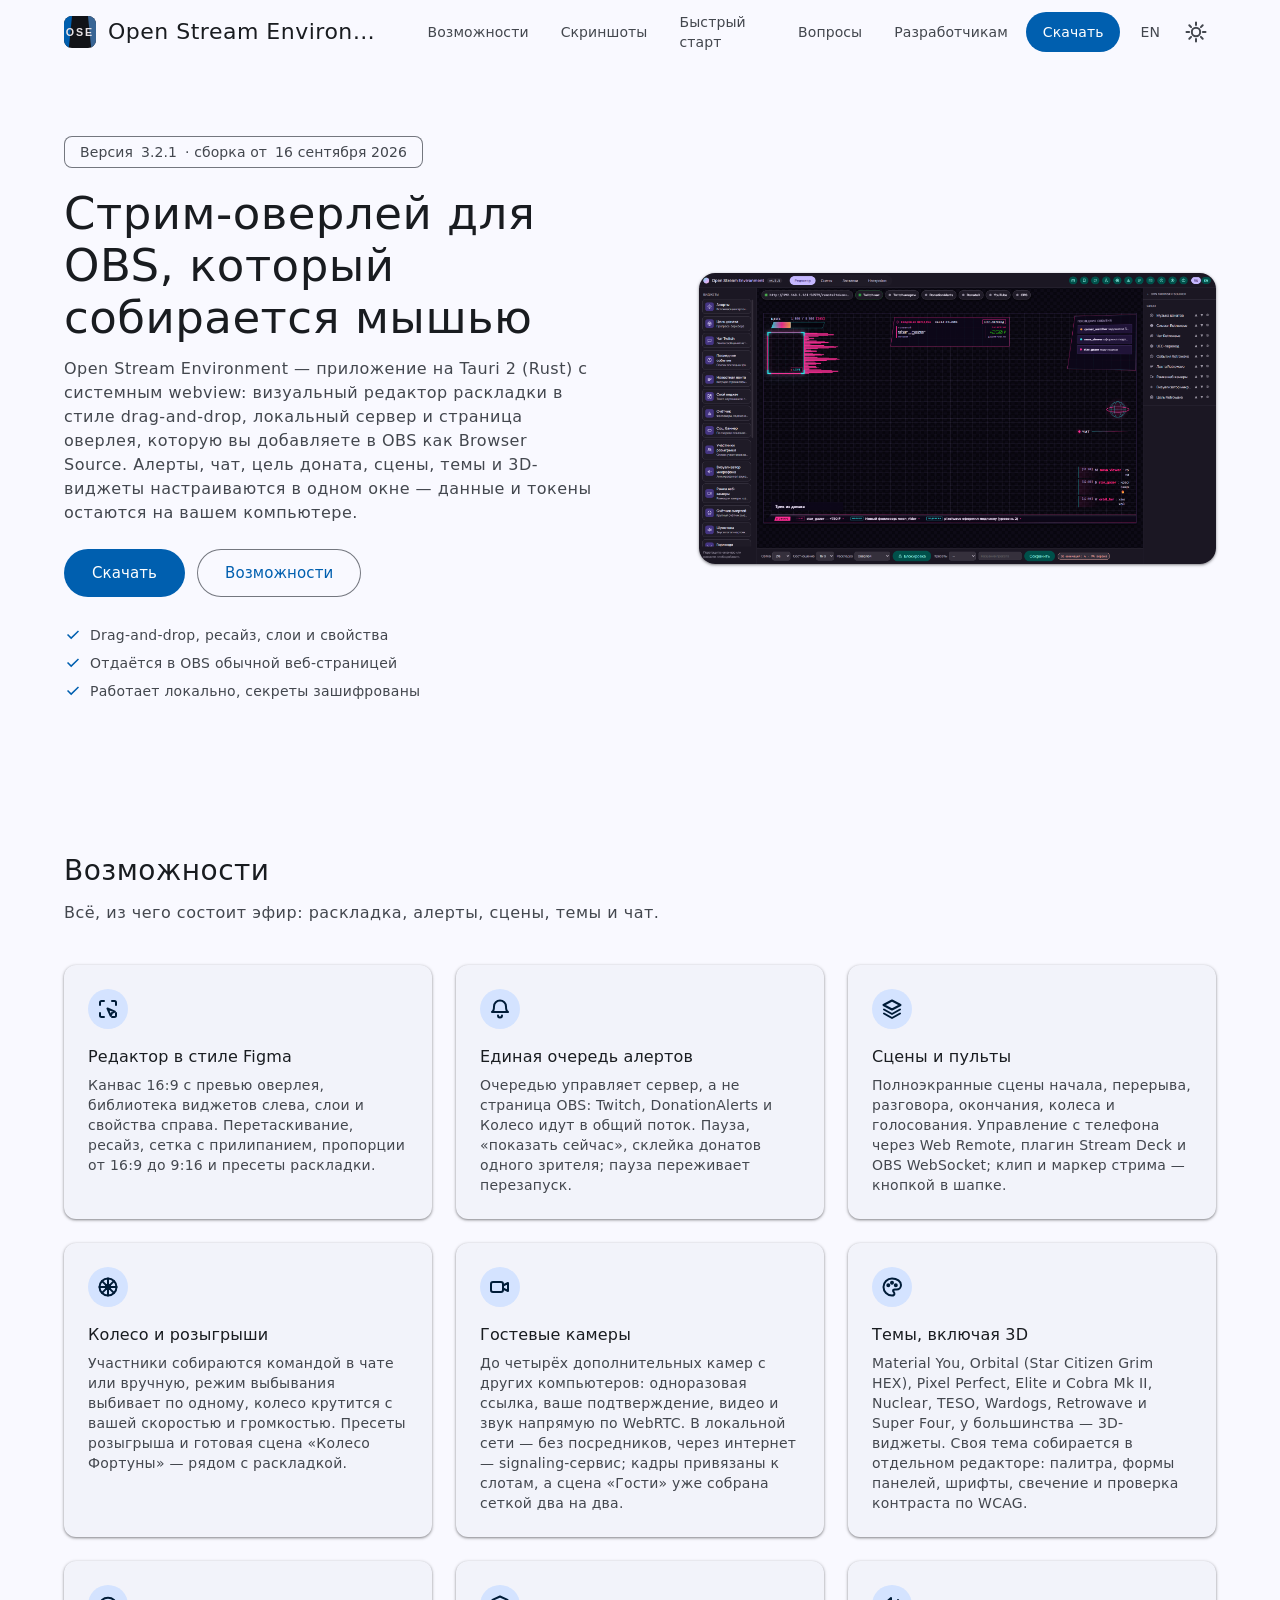
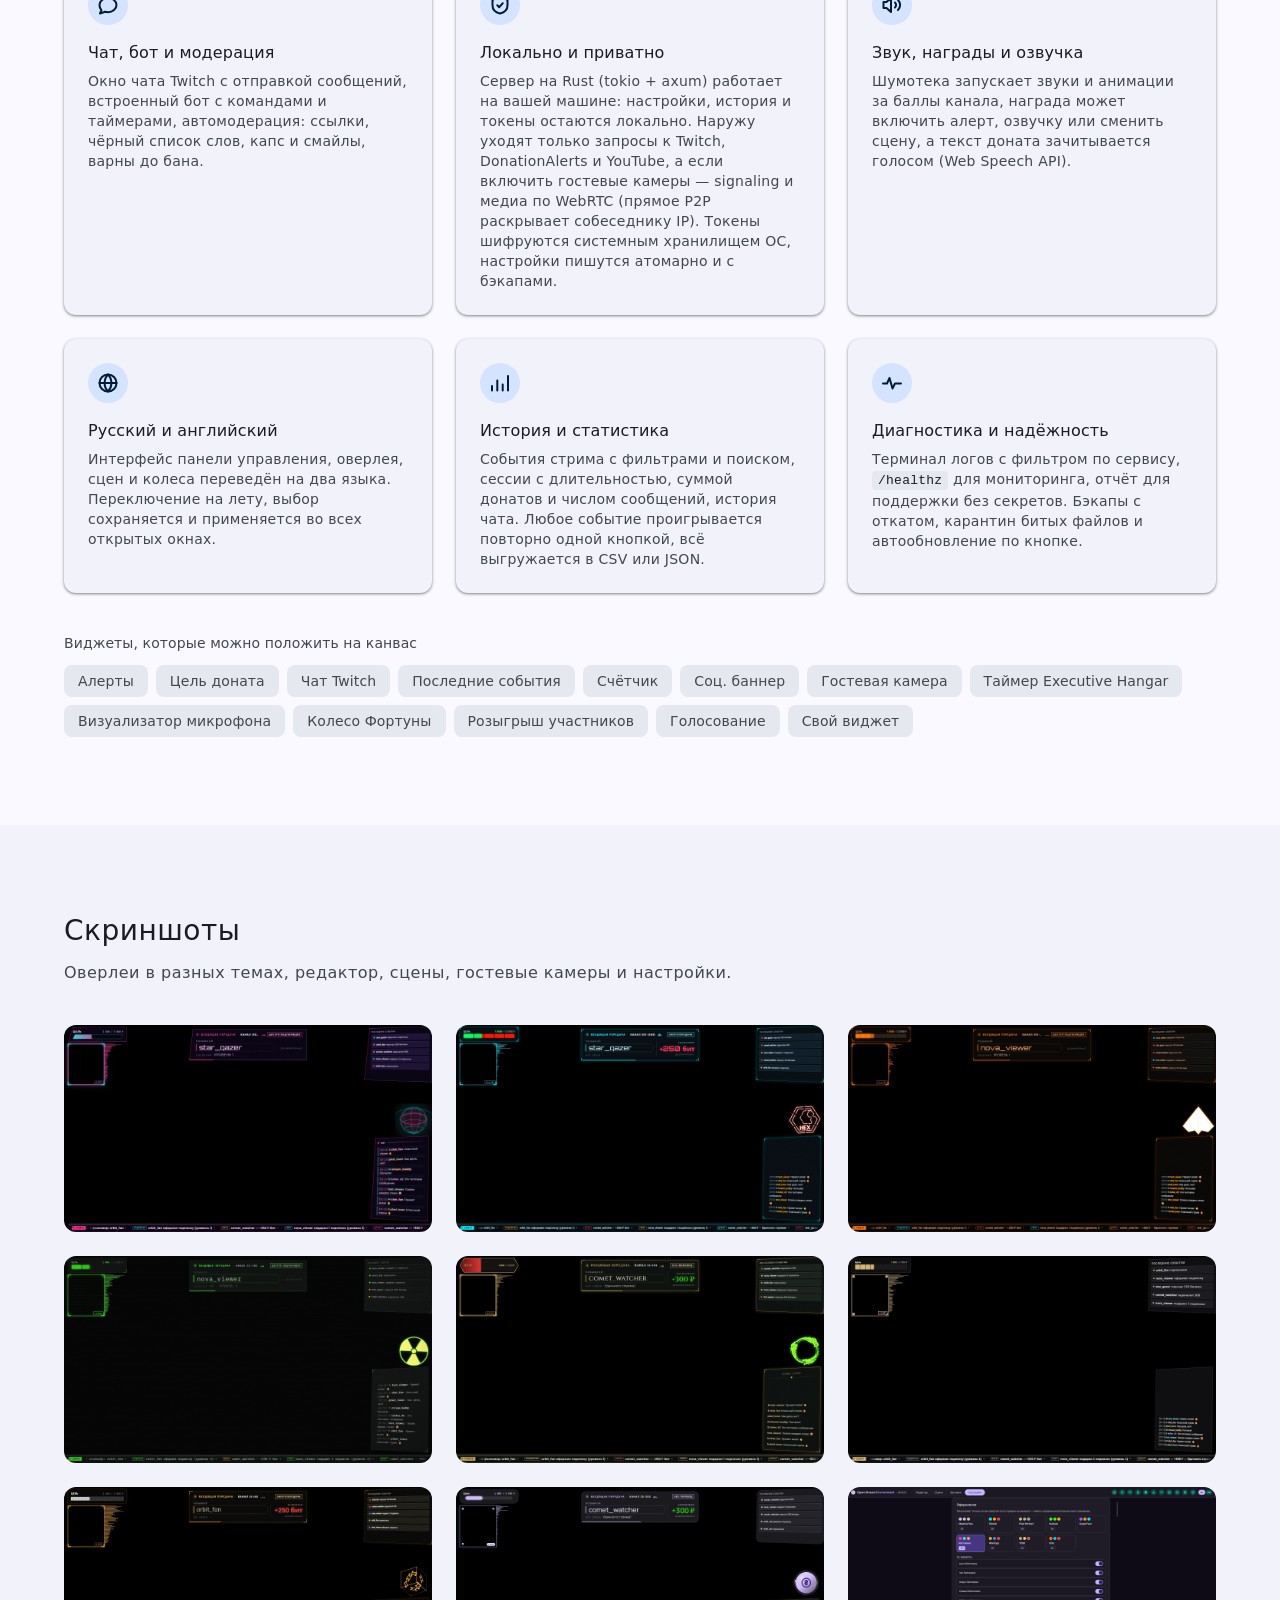
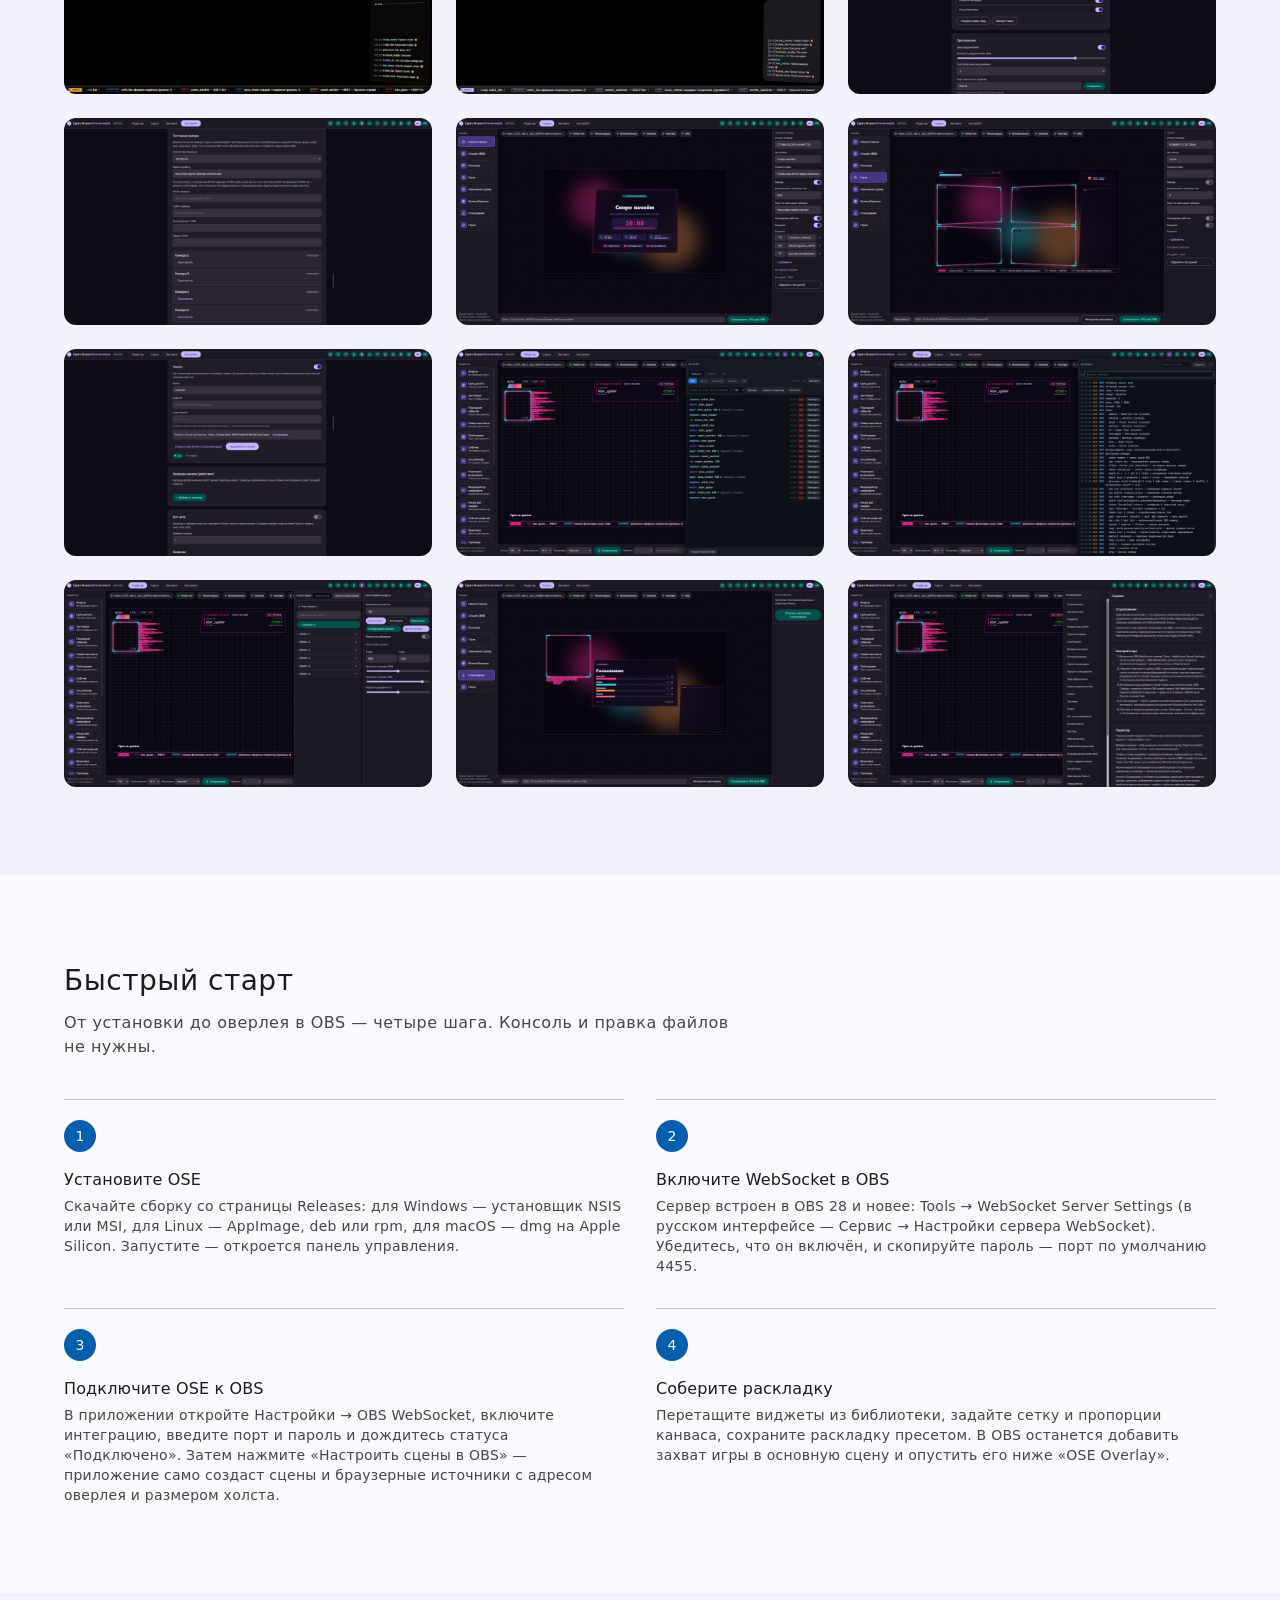
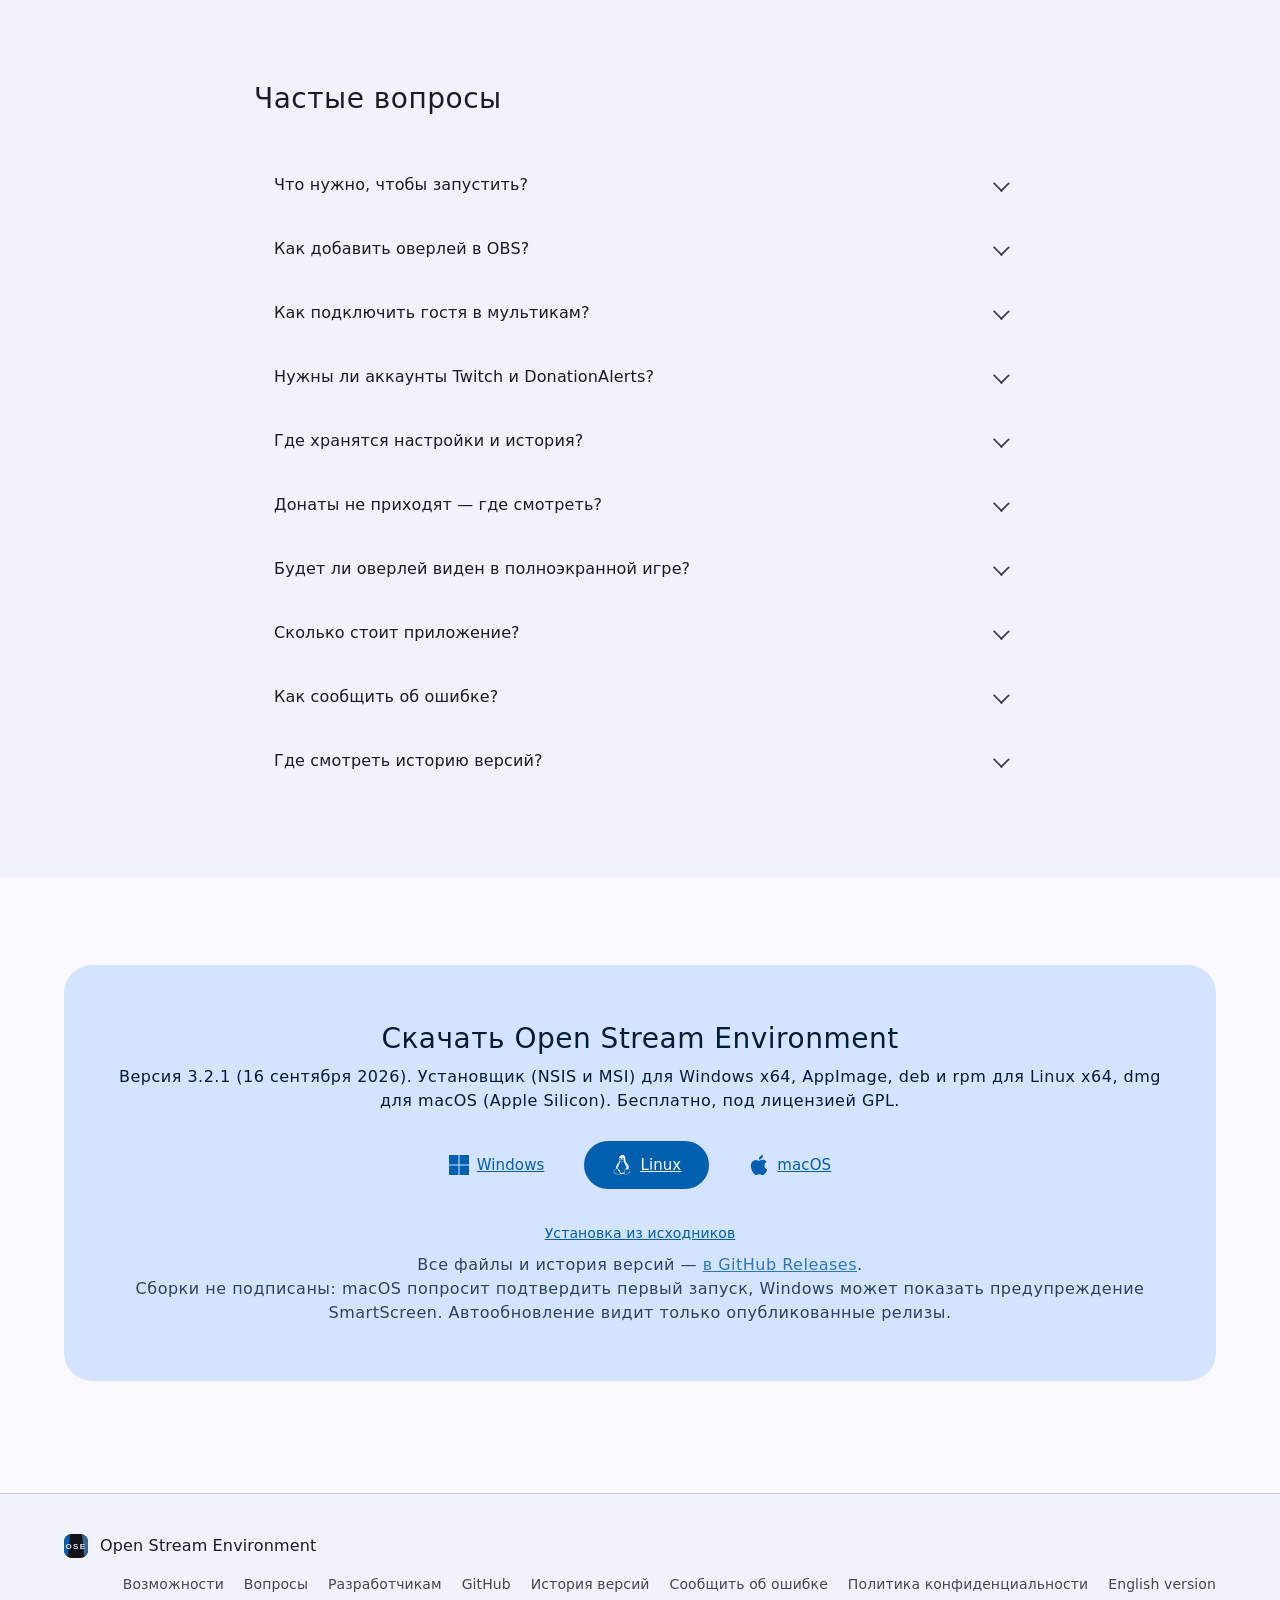
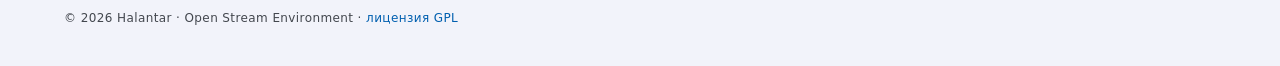
<file: index.html>
<!DOCTYPE html>
<html lang="ru">
<head>
<meta charset="utf-8">
<meta name="viewport" content="width=device-width, initial-scale=1">

<title>Open Stream Environment — визуальный редактор стрим-оверлея для OBS</title>
<meta name="description" content="Стрим-оверлей и визуальный редактор раскладки на Tauri 2 (Rust): алерты, чат, цель доната, сцены, 3D-виджеты и гостевые камеры. Отдаётся в OBS как Browser Source.">
<link rel="canonical" href="https://ose-overlay.ru/">
<link rel="alternate" hreflang="ru" href="https://ose-overlay.ru/">
<link rel="alternate" hreflang="en" href="https://ose-overlay.ru/en/">
<link rel="alternate" hreflang="x-default" href="https://ose-overlay.ru/">

<meta name="theme-color" content="#F9F9FF" media="(prefers-color-scheme: light)">
<meta name="theme-color" content="#111318" media="(prefers-color-scheme: dark)">
<link rel="icon" href="assets/img/app.svg" type="image/svg+xml">
<link rel="icon" href="favicon.ico" sizes="32x32">
<link rel="apple-touch-icon" href="assets/img/apple-touch-icon.png">
<link rel="manifest" href="site.webmanifest">

<meta property="og:type" content="website">
<meta property="og:site_name" content="Open Stream Environment">
<meta property="og:title" content="Open Stream Environment — визуальный редактор стрим-оверлея для OBS">
<meta property="og:description" content="Стрим-оверлей в стиле Material Design 3, редактор раскладки drag-and-drop, гостевые камеры и 3D-виджеты. Отдаётся в OBS как Browser Source.">
<meta property="og:url" content="https://ose-overlay.ru/">
<meta property="og:image" content="https://ose-overlay.ru/assets/img/og.png">
<meta property="og:image:width" content="1200">
<meta property="og:image:height" content="630">
<meta property="og:image:alt" content="Open Stream Environment — визуальный редактор стрим-оверлея для OBS">
<meta property="og:locale" content="ru_RU">
<meta name="twitter:card" content="summary_large_image">

<link rel="stylesheet" href="assets/css/style.css">

<!-- Тема и прозрачная шапка выставляются до отрисовки, чтобы не было вспышки -->
<script>
  try {
    var t = localStorage.getItem('ose-theme');
    if (t === 'light' || t === 'dark') document.documentElement.dataset.theme = t;
  } catch (e) {}

  /* Наверху страницы шапка прозрачная — сквозь неё видны клинья фона (см. .site-header
     в стилях). Флаг нужен до первой отрисовки: дальше его поддерживает main.js. */
  if (window.scrollY <= 8) document.documentElement.classList.add('at-top');
</script>

<script type="application/ld+json">
{
  "@context": "https://schema.org",
  "@type": "SoftwareApplication",
  "name": "Open Stream Environment",
  "applicationCategory": "MultimediaApplication",
  "operatingSystem": "Windows, Linux, macOS",
  "softwareVersion": "3.2.1",
  "author": { "@type": "Person", "name": "Halantar" },
  "description": "Стрим-оверлей в стиле Material Design 3 и визуальный редактор раскладки на Tauri 2 (Rust): алерты, чат, цель доната, сцены, темы, 3D-виджеты и гостевые камеры.",
  "license": "https://github.com/Halantar-git/open-stream-environment/blob/HEAD/LICENSE",
  "softwareRequirements": "Windows 10+, Linux, macOS (Apple Silicon)",
  "downloadUrl": "https://github.com/Halantar-git/open-stream-environment/releases/latest",
  "url": "https://ose-overlay.ru/",
  "sameAs": "https://github.com/Halantar-git/open-stream-environment"
}
</script>
</head>
<body>

<a class="skip-link" href="#main">Перейти к содержимому</a>

<header class="site-header" id="header">
  <div class="wrap header-inner">
    <a class="brand" href="./" aria-label="Open Stream Environment — на главную">
      <img class="brand-mark" src="assets/img/app.svg" alt="" width="32" height="32">
      <span class="brand-name">Open Stream Environment</span>
    </a>

    <nav class="nav" id="nav" aria-label="Основная навигация">
      <a href="#features">Возможности</a>
      <a href="#screens">Скриншоты</a>
      <a href="#how">Быстрый старт</a>
      <a href="#faq">Вопросы</a>
      <a href="developers.html">Разработчикам</a>
      <a class="btn btn-primary nav-cta" href="#download">Скачать</a>
    </nav>

    <div class="header-actions">
      <a class="lang-btn" href="en/" hreflang="en" lang="en" title="English version">EN</a>
      <button class="icon-btn" id="theme-toggle" type="button" aria-label="Переключить тему">
        <svg class="i-sun" viewBox="0 0 24 24" aria-hidden="true"><circle cx="12" cy="12" r="4.2"/><path d="M12 2.5v2.6M12 18.9v2.6M2.5 12h2.6M18.9 12h2.6M5.3 5.3l1.8 1.8M16.9 16.9l1.8 1.8M18.7 5.3l-1.8 1.8M7.1 16.9l-1.8 1.8"/></svg>
        <svg class="i-moon" viewBox="0 0 24 24" aria-hidden="true"><path d="M20 14.5A8.5 8.5 0 0 1 9.5 4a8.5 8.5 0 1 0 10.5 10.5Z"/></svg>
      </button>
      <button class="icon-btn menu-btn" id="menu-toggle" type="button" aria-label="Меню" aria-expanded="false" aria-controls="nav">
        <svg viewBox="0 0 24 24" aria-hidden="true"><path d="M4 7h16M4 12h16M4 17h16"/></svg>
      </button>
    </div>
  </div>
</header>

<main id="main">

  <!-- ============ HERO ============ -->
  <section class="hero">
    <div class="wrap hero-inner">
      <div class="hero-copy">
        <p class="badge">Версия <span data-release-version>3.2.1</span> · сборка от <span data-release-date>16 сентября 2026</span></p>
        <h1>Стрим-оверлей для OBS, который собирается мышью</h1>
        <p class="lead">Open Stream Environment — приложение на Tauri 2 (Rust) с системным webview: визуальный редактор раскладки в стиле drag-and-drop, локальный сервер и страница оверлея, которую вы добавляете в OBS как Browser Source. Алерты, чат, цель доната, сцены, темы и 3D-виджеты настраиваются в одном окне — данные и токены остаются на вашем компьютере.</p>

        <div class="cta-row">
          <a class="btn btn-primary btn-lg" href="#download">Скачать</a>
          <a class="btn btn-ghost btn-lg" href="#features">Возможности</a>
        </div>

        <ul class="hero-points">
          <li>Drag-and-drop, ресайз, слои и свойства</li>
          <li>Отдаётся в OBS обычной веб-страницей</li>
          <li>Работает локально, секреты зашифрованы</li>
        </ul>
      </div>

      <!-- Визуал в hero: главный экран редактора -->
      <div class="hero-visual">
        <div class="mock">
          <a class="shot-link" href="assets/img/ru/editor.webp" data-zoom>
            <img src="assets/img/ru/editor.webp" alt="Редактор раскладки: канвас 16:9 с превью оверлея в теме Retrowave, библиотека виджетов слева, слои и свойства справа" width="1920" height="1080" fetchpriority="high">
          </a>
        </div>
      </div>
    </div>
  </section>

  <!-- ============ FEATURES ============ -->
  <section class="section" id="features">
    <div class="wrap">
      <header class="section-head">
        <h2>Возможности</h2>
        <p class="section-sub">Всё, из чего состоит эфир: раскладка, алерты, сцены, темы и чат.</p>
      </header>

      <div class="grid grid-3">
        <article class="card">
          <div class="card-icon"><svg viewBox="0 0 24 24" aria-hidden="true"><path d="M4 8V5.5A1.5 1.5 0 0 1 5.5 4H8M16 4h2.5A1.5 1.5 0 0 1 20 5.5V8M20 16v2.5a1.5 1.5 0 0 1-1.5 1.5H16M8 20H5.5A1.5 1.5 0 0 1 4 18.5V16"/><path d="M11.5 11.5 14.7 18.8l1.3-2.9 2.9-1.3-7.4-3.1Z"/></svg></div>
          <h3>Редактор в стиле Figma</h3>
          <p>Канвас 16:9 с превью оверлея, библиотека виджетов слева, слои и свойства справа. Перетаскивание, ресайз, сетка с прилипанием, пропорции от 16:9 до 9:16 и пресеты раскладки.</p>
        </article>

        <article class="card">
          <div class="card-icon"><svg viewBox="0 0 24 24" aria-hidden="true"><path d="M6 9.5a6 6 0 0 1 12 0c0 4.5 2 5.5 2 5.5H4s2-1 2-5.5Z"/><path d="M10 18.5a2 2 0 0 0 4 0"/></svg></div>
          <h3>Единая очередь алертов</h3>
          <p>Очередью управляет сервер, а не страница OBS: Twitch, DonationAlerts и Колесо идут в общий поток. Пауза, «показать сейчас», склейка донатов одного зрителя; пауза переживает перезапуск.</p>
        </article>

        <article class="card">
          <div class="card-icon"><svg viewBox="0 0 24 24" aria-hidden="true"><path d="M12 3.5 3.5 8 12 12.5 20.5 8 12 3.5Z"/><path d="M4 12.5 12 17l8-4.5"/><path d="M4 16.5 12 21l8-4.5"/></svg></div>
          <h3>Сцены и пульты</h3>
          <p>Полноэкранные сцены начала, перерыва, разговора, окончания, колеса и голосования. Управление с телефона через Web Remote, плагин Stream Deck и OBS WebSocket; клип и маркер стрима — кнопкой в шапке.</p>
        </article>

        <article class="card">
          <div class="card-icon"><svg viewBox="0 0 24 24" aria-hidden="true"><circle cx="12" cy="12" r="8.5"/><path d="M12 3.5v17M3.5 12h17M6.1 6.1l11.8 11.8M17.9 6.1 6.1 17.9"/><circle cx="12" cy="12" r="2.2"/></svg></div>
          <h3>Колесо и розыгрыши</h3>
          <p>Участники собираются командой в чате или вручную, режим выбывания выбивает по одному, колесо крутится с вашей скоростью и громкостью. Пресеты розыгрыша и готовая сцена «Колесо Фортуны» — рядом с раскладкой.</p>
        </article>

        <article class="card">
          <div class="card-icon"><svg viewBox="0 0 24 24" aria-hidden="true"><rect x="3" y="7" width="12" height="10" rx="2"/><path d="M15 10.5 20 8v8l-5-2.5"/></svg></div>
          <h3>Гостевые камеры</h3>
          <p>До четырёх дополнительных камер с других компьютеров: одноразовая ссылка, ваше подтверждение, видео и звук напрямую по WebRTC. В локальной сети — без посредников, через интернет — signaling-сервис; кадры привязаны к слотам, а сцена «Гости» уже собрана сеткой два на два.</p>
        </article>

        <article class="card">
          <div class="card-icon"><svg viewBox="0 0 24 24" aria-hidden="true"><path d="M12 3.5a8.5 8.5 0 1 0 0 17c1.7 0 2.4-.9 2.4-1.8 0-1.6-1.3-1.9-1.3-2.8 0-.8.7-1.4 1.6-1.4h1.8a4.5 4.5 0 0 0 4.5-4.5c0-3.6-3.9-6.5-9-6.5Z"/><circle cx="8.3" cy="10.2" r="1"/><circle cx="12" cy="7.8" r="1"/><circle cx="15.8" cy="10.2" r="1"/></svg></div>
          <h3>Темы, включая 3D</h3>
          <p>Material You, Orbital (Star Citizen Grim HEX), Pixel Perfect, Elite и Cobra Mk II, Nuclear, TESO, Wardogs, Retrowave и Super Four, у большинства — 3D-виджеты. Своя тема собирается в отдельном редакторе: палитра, формы панелей, шрифты, свечение и проверка контраста по WCAG.</p>
        </article>

        <article class="card">
          <div class="card-icon"><svg viewBox="0 0 24 24" aria-hidden="true"><path d="M20.5 12c0 4-3.8 7.2-8.5 7.2-1 0-2-.15-2.9-.42L4 20.5l1.4-3.4A6.9 6.9 0 0 1 3.5 12c0-4 3.8-7.2 8.5-7.2s8.5 3.2 8.5 7.2Z"/></svg></div>
          <h3>Чат, бот и модерация</h3>
          <p>Окно чата Twitch с отправкой сообщений, встроенный бот с командами и таймерами, автомодерация: ссылки, чёрный список слов, капс и смайлы, варны до бана.</p>
        </article>

        <article class="card">
          <div class="card-icon"><svg viewBox="0 0 24 24" aria-hidden="true"><path d="M12 3.5 4.5 6.8v5.4c0 4 3.1 7.2 7.5 8.3 4.4-1.1 7.5-4.3 7.5-8.3V6.8L12 3.5Z"/><path d="M9.3 12.2l2 2 3.5-4"/></svg></div>
          <h3>Локально и приватно</h3>
          <p>Сервер на Rust (tokio + axum) работает на вашей машине: настройки, история и токены остаются локально. Наружу уходят только запросы к Twitch, DonationAlerts и YouTube, а если включить гостевые камеры — signaling и медиа по WebRTC (прямое P2P раскрывает собеседнику IP). Токены шифруются системным хранилищем ОС, настройки пишутся атомарно и с бэкапами.</p>
        </article>

        <article class="card">
          <div class="card-icon"><svg viewBox="0 0 24 24" aria-hidden="true"><path d="M11 5 6.5 9H3.5v6h3L11 19V5Z"/><path d="M15 9.5a3.5 3.5 0 0 1 0 5"/><path d="M18 7a7 7 0 0 1 0 10"/></svg></div>
          <h3>Звук, награды и озвучка</h3>
          <p>Шумотека запускает звуки и анимации за баллы канала, награда может включить алерт, озвучку или сменить сцену, а текст доната зачитывается голосом (Web Speech API).</p>
        </article>

        <article class="card">
          <div class="card-icon"><svg viewBox="0 0 24 24" aria-hidden="true"><circle cx="12" cy="12" r="8.5"/><path d="M3.5 12h17"/><path d="M12 3.5c-2.2 2.3-3.4 5.3-3.4 8.5s1.2 6.2 3.4 8.5c2.2-2.3 3.4-5.3 3.4-8.5s-1.2-6.2-3.4-8.5Z"/></svg></div>
          <h3>Русский и английский</h3>
          <p>Интерфейс панели управления, оверлея, сцен и колеса переведён на два языка. Переключение на лету, выбор сохраняется и применяется во всех открытых окнах.</p>
        </article>

                <article class="card">
          <div class="card-icon"><svg viewBox="0 0 24 24" aria-hidden="true"><path d="M4 19.5V15M9.3 19.5V9.5M14.7 19.5v-6M20 19.5V5"/></svg></div>
          <h3>История и статистика</h3>
          <p>События стрима с фильтрами и поиском, сессии с длительностью, суммой донатов и числом сообщений, история чата. Любое событие проигрывается повторно одной кнопкой, всё выгружается в CSV или JSON.</p>
        </article>

<article class="card">
          <div class="card-icon"><svg viewBox="0 0 24 24" aria-hidden="true"><path d="M3 12.5h4l2.5-5.5 3 10.5 2.5-5h6"/></svg></div>
          <h3>Диагностика и надёжность</h3>
          <p>Терминал логов с фильтром по сервису, <code>/healthz</code> для мониторинга, отчёт для поддержки без секретов. Бэкапы с откатом, карантин битых файлов и автообновление по кнопке.</p>
        </article>
      </div>

      <div class="chips-block">
        <p class="chips-caption">Виджеты, которые можно положить на канвас</p>
        <ul class="chips">
          <li class="chip">Алерты</li>
          <li class="chip">Цель доната</li>
          <li class="chip">Чат Twitch</li>
          <li class="chip">Последние события</li>
          <li class="chip">Счётчик</li>
          <li class="chip">Соц. баннер</li>
          <li class="chip">Гостевая камера</li>
          <li class="chip">Таймер Executive Hangar</li>
          <li class="chip">Визуализатор микрофона</li>
          <li class="chip">Колесо Фортуны</li>
          <li class="chip">Розыгрыш участников</li>
          <li class="chip">Голосование</li>
          <li class="chip">Свой виджет</li>
        </ul>
      </div>
    </div>
  </section>

  <!-- ============ SCREENSHOTS ============ -->
  <section class="section section-soft" id="screens">
    <div class="wrap">
      <header class="section-head">
        <h2>Скриншоты</h2>
        <p class="section-sub">Оверлеи в разных темах, редактор, сцены, гостевые камеры и настройки.</p>
      </header>

      <!-- Снимки сняты из окна приложения: оверлей на чёрном фоне и панель, отдельно для каждого языка -->
      <div class="shots">
        <a class="shot" href="assets/img/ru/overlay-retrowave.webp" data-zoom>
          <img src="assets/img/ru/overlay-retrowave.webp" alt="Оверлей в теме Retrowave: цель сбора, карточка доната, последние события, чат и бегущая строка" loading="lazy" width="1920" height="1080">
        </a>
        <a class="shot" href="assets/img/ru/overlay-orbital.webp" data-zoom>
          <img src="assets/img/ru/overlay-orbital.webp" alt="Оверлей в теме Orbital с 3D-виджетами Grim HEX" loading="lazy" width="1920" height="1080">
        </a>
        <a class="shot" href="assets/img/ru/overlay-elite.webp" data-zoom>
          <img src="assets/img/ru/overlay-elite.webp" alt="Оверлей в теме Elite с 3D-виджетами Cobra Mk II" loading="lazy" width="1920" height="1080">
        </a>
        <a class="shot" href="assets/img/ru/overlay-nuclear.webp" data-zoom>
          <img src="assets/img/ru/overlay-nuclear.webp" alt="Оверлей в теме Nuclear" loading="lazy" width="1920" height="1080">
        </a>
        <a class="shot" href="assets/img/ru/overlay-teso.webp" data-zoom>
          <img src="assets/img/ru/overlay-teso.webp" alt="Оверлей в теме TESO" loading="lazy" width="1920" height="1080">
        </a>
        <a class="shot" href="assets/img/ru/overlay-pixel.webp" data-zoom>
          <img src="assets/img/ru/overlay-pixel.webp" alt="Оверлей в теме Pixel Perfect" loading="lazy" width="1920" height="1080">
        </a>
        <a class="shot" href="assets/img/ru/overlay-wardogs.webp" data-zoom>
          <img src="assets/img/ru/overlay-wardogs.webp" alt="Оверлей в теме Wardogs" loading="lazy" width="1920" height="1080">
        </a>
        <a class="shot" href="assets/img/ru/overlay-nebula.webp" data-zoom>
          <img src="assets/img/ru/overlay-nebula.webp" alt="Оверлей в теме Material You" loading="lazy" width="1920" height="1080">
        </a>
        <a class="shot" href="assets/img/ru/themes.webp" data-zoom>
          <img src="assets/img/ru/themes.webp" alt="Настройки, раздел «Оформление»: сетка тем и переключатели 3D-виджетов" loading="lazy" width="1920" height="1080">
        </a>
        <a class="shot" href="assets/img/ru/guests.webp" data-zoom>
          <img src="assets/img/ru/guests.webp" alt="Гостевые камеры: способ приглашения, адрес signaling, STUN и TURN, слоты камер" loading="lazy" width="1920" height="1080">
        </a>
        <a class="shot" href="assets/img/ru/scenes.webp" data-zoom>
          <img src="assets/img/ru/scenes.webp" alt="Сцены: превью сцены «Начало стрима» и её настройки" loading="lazy" width="1920" height="1080">
        </a>
        <a class="shot" href="assets/img/ru/scene-guests.webp" data-zoom>
          <img src="assets/img/ru/scene-guests.webp" alt="Сцена «Гости»: четыре слота камер и её настройки" loading="lazy" width="1920" height="1080">
        </a>
        <a class="shot" href="assets/img/ru/integrations.webp" data-zoom>
          <img src="assets/img/ru/integrations.webp" alt="Настройки Twitch: канал, приложение, награды канала и чат-бот" loading="lazy" width="1920" height="1080">
        </a>
        <a class="shot" href="assets/img/ru/history.webp" data-zoom>
          <img src="assets/img/ru/history.webp" alt="История стрима: события с отметками тестовых" loading="lazy" width="1920" height="1080">
        </a>
        <a class="shot" href="assets/img/ru/terminal.webp" data-zoom>
          <img src="assets/img/ru/terminal.webp" alt="Терминал панели: вывод команд status, themes и help" loading="lazy" width="1920" height="1080">
        </a>
        <a class="shot" href="assets/img/ru/wheel.webp" data-zoom>
          <img src="assets/img/ru/wheel.webp" alt="Панель «Колесо»: участники розыгрыша и настройки колеса" loading="lazy" width="1920" height="1080">
        </a>
        <a class="shot" href="assets/img/ru/poll.webp" data-zoom>
          <img src="assets/img/ru/poll.webp" alt="Сцена «Голосование»: живая диаграмма опроса" loading="lazy" width="1920" height="1080">
        </a>
        <a class="shot" href="assets/img/ru/help.webp" data-zoom>
          <img src="assets/img/ru/help.webp" alt="Справка по разделам: о приложении, быстрый старт, редактор" loading="lazy" width="1920" height="1080">
        </a>
      </div>
    </div>
  </section>

  <!-- ============ HOW ============ -->
  <section class="section" id="how">
    <div class="wrap">
      <header class="section-head">
        <h2>Быстрый старт</h2>
        <p class="section-sub">От установки до оверлея в OBS — четыре шага. Консоль и правка файлов не нужны.</p>
      </header>

      <ol class="steps">
        <li>
          <span class="step-num">1</span>
          <h3>Установите OSE</h3>
          <p>Скачайте сборку со страницы Releases: для Windows — установщик NSIS или MSI, для Linux — AppImage, deb или rpm, для macOS — dmg на Apple Silicon. Запустите — откроется панель управления.</p>
        </li>
        <li>
          <span class="step-num">2</span>
          <h3>Включите WebSocket в OBS</h3>
          <p>Сервер встроен в OBS 28 и новее: Tools → WebSocket Server Settings (в русском интерфейсе — Сервис → Настройки сервера WebSocket). Убедитесь, что он включён, и скопируйте пароль — порт по умолчанию 4455.</p>
        </li>
        <li>
          <span class="step-num">3</span>
          <h3>Подключите OSE к OBS</h3>
          <p>В приложении откройте Настройки → OBS WebSocket, включите интеграцию, введите порт и пароль и дождитесь статуса «Подключено». Затем нажмите «Настроить сцены в OBS» — приложение само создаст сцены и браузерные источники с адресом оверлея и размером холста.</p>
        </li>
        <li>
          <span class="step-num">4</span>
          <h3>Соберите раскладку</h3>
          <p>Перетащите виджеты из библиотеки, задайте сетку и пропорции канваса, сохраните раскладку пресетом. В OBS останется добавить захват игры в основную сцену и опустить его ниже «OSE Overlay».</p>
        </li>
      </ol>
    </div>
  </section>

  <!-- ============ FAQ ============ -->
  <section class="section section-soft" id="faq">
    <div class="wrap wrap-narrow">
      <header class="section-head">
        <h2>Частые вопросы</h2>
      </header>

      <div class="faq">
        <details>
          <summary>Что нужно, чтобы запустить?</summary>
          <p>Из исходников — Rust (stable): <code>npm install</code>, затем <code>npm run tauri:dev</code> (Node.js 22.12+ нужен только для тестов и скриптов данных). Для обычного использования возьмите готовую сборку: для Windows x64 — установщик NSIS <code>.exe</code> и MSI, для Linux x64 — AppImage, deb и rpm, для macOS — dmg на Apple Silicon. Готового файла под Intel-мак нет.</p>
        </details>
        <details>
          <summary>Как добавить оверлей в OBS?</summary>
          <p>Оверлей — обычная веб-страница, поэтому в OBS это Browser Source: адрес <code>http://localhost:8710/overlay/overlay.html</code>, разрешение 1920×1080, FPS источника 30. Включите «Завершать работу источника, когда он не отображается» — тогда скрытые сцены полностью засыпают. Если OBS WebSocket подключён, проще нажать «Настроить сцены в OBS» в настройках приложения — оно само создаст сцены и источники с нужным адресом и размером, а этот способ останется на случай ручной настройки.</p>
        </details>
        <details>
          <summary>Как подключить гостя в мультикам?</summary>
          <p>В «Настройки → Гостевые камеры» создайте приглашение для слота и отправьте ссылку гостю — он вставит её в OSE, а вы нажмёте «Пустить». В локальной сети соединение прямое; через интернет нужен signaling-сервис, но медиа всё равно идёт напрямую. Если у кого-то симметричный NAT или CGNAT (мобильный интернет), прямой путь не соберётся: поля TURN в настройках есть, но своего ретранслятора в поставке нет — нужен свой сервер, например coturn. VPN тоже мешает: его выход обычно даёт симметричный NAT.</p>
        </details>
        <details>
          <summary>Нужны ли аккаунты Twitch и DonationAlerts?</summary>
          <p>Чат читается анонимно — достаточно имени канала. Алерты о фоллоу, подписках, чирах и донатах требуют своих приложений: Client ID и Client Secret с dev.twitch.tv и donationalerts.com плюс авторизация. Отправка сообщений в чат тоже требует подключённого Twitch.</p>
        </details>
        <details>
          <summary>Где хранятся настройки и история?</summary>
          <p>Только на вашем компьютере: <code>config.json</code> и <code>local-db.json</code> в каталоге данных (в Windows — <code>%APPDATA%\com.openstreamenvironment.app</code>, либо рядом с exe в портативном режиме). История событий и чата — в append-only <code>local-db.jsonl</code> и <code>local-db.chat.jsonl</code>. Рядом ведутся бэкапы <code>.bak.0…2</code>, а битый файл уезжает в карантин и поднимается из копии.</p>
        </details>
        <details>
          <summary>Донаты не приходят — где смотреть?</summary>
          <p>В панель «DA» в шапке: состояние подключения, здоровье токена, быстрые действия и живой журнал только DonationAlerts. Там же кнопка «Подтянуть пропущенные» — ей нужно право <code>oauth-donation-index</code>, а уже выданные токены его не получают, поэтому приложение в кабинете DonationAlerts придётся удалить и создать заново.</p>
        </details>
        <details>
          <summary>Будет ли оверлей виден в полноэкранной игре?</summary>
          <p>HUD-редактирование и «чат поверх игры» работают поверх окон и Borderless Window. Эксклюзивный полноэкранный режим игры перекрывает оверлей.</p>
        </details>
        <details>
          <summary>Сколько стоит приложение?</summary>
          <p>Бесплатно. Проект открытый, под лицензией GPL, и использует только открытые и бесплатные ресурсы — код, сборки и история изменений лежат в <a href="https://github.com/Halantar-git/open-stream-environment">репозитории на GitHub</a>.</p>
        </details>
        <details>
          <summary>Как сообщить об ошибке?</summary>
          <p>Откройте issue в <a href="https://github.com/Halantar-git/open-stream-environment/issues">репозитории на GitHub</a> и приложите отчёт из кнопки «Сохранить отчёт» (или <code>GET /support-bundle</code>) — секретов в нём нет.</p>
        </details>
        <details>
          <summary>Где смотреть историю версий?</summary>
          <p>В <a href="https://github.com/Halantar-git/open-stream-environment/blob/HEAD/CHANGELOG.md">CHANGELOG.md</a> репозитория. Текущая версия — <span data-release-version>3.2.1</span> (<span data-release-date>16 сентября 2026</span>).</p>
        </details>
      </div>
    </div>
  </section>

  <!-- ============ DOWNLOAD ============ -->
  <section class="section" id="download">
    <div class="wrap">
      <div class="cta-panel">
        <h2>Скачать Open Stream Environment</h2>
        <p>Версия <span data-release-version>3.2.1</span> (<span data-release-date>16 сентября 2026</span>). Установщик (NSIS и MSI) для Windows x64, AppImage, deb и rpm для Linux x64, dmg для macOS (Apple Silicon). Бесплатно, под лицензией GPL.</p>

        <!-- Прямые ссылки на файлы релиза: адреса подставляет деплой, а main.js
             выделяет кнопку системы посетителя -->
        <div class="cta-row cta-row-center os-row">
          <a class="btn btn-ghost btn-os btn-lg" href="https://github.com/Halantar-git/open-stream-environment/releases/latest" data-download-os="windows"><svg viewBox="0 0 24 24" aria-hidden="true" fill="currentColor"><path d="M0,0H11.377V11.372H0ZM12.623,0H24V11.372H12.623ZM0,12.623H11.377V24H0Zm12.623,0H24V24H12.623"/></svg>Windows</a>
          <a class="btn btn-ghost btn-os btn-lg" href="https://github.com/Halantar-git/open-stream-environment/releases/latest" data-download-os="linux"><svg viewBox="0 0 24 24" aria-hidden="true" fill="currentColor"><path d="M12.504 0c-.155 0-.315.008-.48.021-4.226.333-3.105 4.807-3.17 6.298-.076 1.092-.3 1.953-1.05 3.02-.885 1.051-2.127 2.75-2.716 4.521-.278.832-.41 1.684-.287 2.489a.424.424 0 00-.11.135c-.26.268-.45.6-.663.839-.199.199-.485.267-.797.4-.313.136-.658.269-.864.68-.09.189-.136.394-.132.602 0 .199.027.4.055.536.058.399.116.728.04.97-.249.68-.28 1.145-.106 1.484.174.334.535.47.94.601.81.2 1.91.135 2.774.6.926.466 1.866.67 2.616.47.526-.116.97-.464 1.208-.946.587-.003 1.23-.269 2.26-.334.699-.058 1.574.267 2.577.2.025.134.063.198.114.333l.003.003c.391.778 1.113 1.132 1.884 1.071.771-.06 1.592-.536 2.257-1.306.631-.765 1.683-1.084 2.378-1.503.348-.199.629-.469.649-.853.023-.4-.2-.811-.714-1.376v-.097l-.003-.003c-.17-.2-.25-.535-.338-.926-.085-.401-.182-.786-.492-1.046h-.003c-.059-.054-.123-.067-.188-.135a.357.357 0 00-.19-.064c.431-1.278.264-2.55-.173-3.694-.533-1.41-1.465-2.638-2.175-3.483-.796-1.005-1.576-1.957-1.56-3.368.026-2.152.236-6.133-3.544-6.139zm.529 3.405h.013c.213 0 .396.062.584.198.19.135.33.332.438.533.105.259.158.459.166.724 0-.02.006-.04.006-.06v.105a.086.086 0 01-.004-.021l-.004-.024a1.807 1.807 0 01-.15.706.953.953 0 01-.213.335.71.71 0 00-.088-.042c-.104-.045-.198-.064-.284-.133a1.312 1.312 0 00-.22-.066c.05-.06.146-.133.183-.198.053-.128.082-.264.088-.402v-.02a1.21 1.21 0 00-.061-.4c-.045-.134-.101-.2-.183-.333-.084-.066-.167-.132-.267-.132h-.016c-.093 0-.176.03-.262.132a.8.8 0 00-.205.334 1.18 1.18 0 00-.09.4v.019c.002.089.008.179.02.267-.193-.067-.438-.135-.607-.202a1.635 1.635 0 01-.018-.2v-.02a1.772 1.772 0 01.15-.768c.082-.22.232-.406.43-.533a.985.985 0 01.594-.2zm-2.962.059h.036c.142 0 .27.048.399.135.146.129.264.288.344.465.09.199.14.4.153.667v.004c.007.134.006.2-.002.266v.08c-.03.007-.056.018-.083.024-.152.055-.274.135-.393.2.012-.09.013-.18.003-.267v-.015c-.012-.133-.04-.2-.082-.333a.613.613 0 00-.166-.267.248.248 0 00-.183-.064h-.021c-.071.006-.13.04-.186.132a.552.552 0 00-.12.27.944.944 0 00-.023.33v.015c.012.135.037.2.08.334.046.134.098.2.166.268.01.009.02.018.034.024-.07.057-.117.07-.176.136a.304.304 0 01-.131.068 2.62 2.62 0 01-.275-.402 1.772 1.772 0 01-.155-.667 1.759 1.759 0 01.08-.668 1.43 1.43 0 01.283-.535c.128-.133.26-.2.418-.2zm1.37 1.706c.332 0 .733.065 1.216.399.293.2.523.269 1.052.468h.003c.255.136.405.266.478.399v-.131a.571.571 0 01.016.47c-.123.31-.516.643-1.063.842v.002c-.268.135-.501.333-.775.465-.276.135-.588.292-1.012.267a1.139 1.139 0 01-.448-.067 3.566 3.566 0 01-.322-.198c-.195-.135-.363-.332-.612-.465v-.005h-.005c-.4-.246-.616-.512-.686-.71-.07-.268-.005-.47.193-.6.224-.135.38-.271.483-.336.104-.074.143-.102.176-.131h.002v-.003c.169-.202.436-.47.839-.601.139-.036.294-.065.466-.065zm2.8 2.142c.358 1.417 1.196 3.475 1.735 4.473.286.534.855 1.659 1.102 3.024.156-.005.33.018.513.064.646-1.671-.546-3.467-1.089-3.966-.22-.2-.232-.335-.123-.335.59.534 1.365 1.572 1.646 2.757.13.535.16 1.104.021 1.67.067.028.135.06.205.067 1.032.534 1.413.938 1.23 1.537v-.043c-.06-.003-.12 0-.18 0h-.016c.151-.467-.182-.825-1.065-1.224-.915-.4-1.646-.336-1.77.465-.008.043-.013.066-.018.135-.068.023-.139.053-.209.064-.43.268-.662.669-.793 1.187-.13.533-.17 1.156-.205 1.869v.003c-.02.334-.17.838-.319 1.35-1.5 1.072-3.58 1.538-5.348.334a2.645 2.645 0 00-.402-.533 1.45 1.45 0 00-.275-.333c.182 0 .338-.03.465-.067a.615.615 0 00.314-.334c.108-.267 0-.697-.345-1.163-.345-.467-.931-.995-1.788-1.521-.63-.4-.986-.87-1.15-1.396-.165-.534-.143-1.085-.015-1.645.245-1.07.873-2.11 1.274-2.763.107-.065.037.135-.408.974-.396.751-1.14 2.497-.122 3.854a8.123 8.123 0 01.647-2.876c.564-1.278 1.743-3.504 1.836-5.268.048.036.217.135.289.202.218.133.38.333.59.465.21.201.477.335.876.335.039.003.075.006.11.006.412 0 .73-.134.997-.268.29-.134.52-.334.74-.4h.005c.467-.135.835-.402 1.044-.7zm2.185 8.958c.037.6.343 1.245.882 1.377.588.134 1.434-.333 1.791-.765l.211-.01c.315-.007.577.01.847.268l.003.003c.208.199.305.53.391.876.085.4.154.78.409 1.066.486.527.645.906.636 1.14l.003-.007v.018l-.003-.012c-.015.262-.185.396-.498.595-.63.401-1.746.712-2.457 1.57-.618.737-1.37 1.14-2.036 1.191-.664.053-1.237-.2-1.574-.898l-.005-.003c-.21-.4-.12-1.025.056-1.69.176-.668.428-1.344.463-1.897.037-.714.076-1.335.195-1.814.12-.465.308-.797.641-.984l.045-.022zm-10.814.049h.01c.053 0 .105.005.157.014.376.055.706.333 1.023.752l.91 1.664.003.003c.243.533.754 1.064 1.189 1.637.434.598.77 1.131.729 1.57v.006c-.057.744-.48 1.148-1.125 1.294-.645.135-1.52.002-2.395-.464-.968-.536-2.118-.469-2.857-.602-.369-.066-.61-.2-.723-.4-.11-.2-.113-.602.123-1.23v-.004l.002-.003c.117-.334.03-.752-.027-1.118-.055-.401-.083-.71.043-.94.16-.334.396-.4.69-.533.294-.135.64-.202.915-.47h.002v-.002c.256-.268.445-.601.668-.838.19-.201.38-.336.663-.336zm7.159-9.074c-.435.201-.945.535-1.488.535-.542 0-.97-.267-1.28-.466-.154-.134-.28-.268-.373-.335-.164-.134-.144-.333-.074-.333.109.016.129.134.199.2.096.066.215.2.36.333.292.2.68.467 1.167.467.485 0 1.053-.267 1.398-.466.195-.135.445-.334.648-.467.156-.136.149-.267.279-.267.128.016.034.134-.147.332a8.097 8.097 0 01-.69.468zm-1.082-1.583V5.64c-.006-.02.013-.042.029-.05.074-.043.18-.027.26.004.063 0 .16.067.15.135-.006.049-.085.066-.135.066-.055 0-.092-.043-.141-.068-.052-.018-.146-.008-.163-.065zm-.551 0c-.02.058-.113.049-.166.066-.047.025-.086.068-.14.068-.05 0-.13-.02-.136-.068-.01-.066.088-.133.15-.133.08-.031.184-.047.259-.005.019.009.036.03.03.05v.02h.003z"/></svg>Linux</a>
          <a class="btn btn-ghost btn-os btn-lg" href="https://github.com/Halantar-git/open-stream-environment/releases/latest" data-download-os="macos"><svg viewBox="0 0 24 24" aria-hidden="true" fill="currentColor"><path d="M12.152 6.896c-.948 0-2.415-1.078-3.96-1.04-2.04.027-3.91 1.183-4.961 3.014-2.117 3.675-.546 9.103 1.519 12.09 1.013 1.454 2.208 3.09 3.792 3.039 1.52-.065 2.09-.987 3.935-.987 1.831 0 2.35.987 3.96.948 1.637-.026 2.676-1.48 3.676-2.948 1.156-1.688 1.636-3.325 1.662-3.415-.039-.013-3.182-1.221-3.22-4.857-.026-3.04 2.48-4.494 2.597-4.559-1.429-2.09-3.623-2.324-4.39-2.376-2-.156-3.675 1.09-4.61 1.09zM15.53 3.83c.843-1.012 1.4-2.427 1.245-3.83-1.207.052-2.662.805-3.532 1.818-.78.896-1.454 2.338-1.273 3.714 1.338.104 2.715-.688 3.559-1.701"/></svg>macOS</a>
        </div>

        <div class="cta-row cta-row-center">
          <a class="btn btn-ghost" href="https://github.com/Halantar-git/open-stream-environment#readme">Установка из исходников</a>
        </div>

        <p class="cta-note">Все файлы и история версий — <a href="https://github.com/Halantar-git/open-stream-environment/releases">в GitHub Releases</a>.</p>

        <p class="cta-note">Сборки не подписаны: macOS попросит подтвердить первый запуск, Windows может показать предупреждение SmartScreen. Автообновление видит только опубликованные релизы.</p>
      </div>
    </div>
  </section>

</main>

<footer class="site-footer">
  <div class="wrap footer-inner">
    <div class="footer-brand">
      <img class="brand-mark" src="assets/img/app.svg" alt="" width="24" height="24">
      <span>Open Stream Environment</span>
    </div>

    <nav class="footer-nav" aria-label="Ссылки в подвале">
      <a href="#features">Возможности</a>
      <a href="#faq">Вопросы</a>
      <a href="developers.html">Разработчикам</a>
      <a href="https://github.com/Halantar-git/open-stream-environment">GitHub</a>
      <a href="https://github.com/Halantar-git/open-stream-environment/blob/HEAD/CHANGELOG.md">История версий</a>
      <a href="https://github.com/Halantar-git/open-stream-environment/issues">Сообщить об ошибке</a>
      <a href="privacy.html">Политика конфиденциальности</a>
      <a href="en/" hreflang="en" lang="en">English version</a>
    </nav>

    <p class="footer-legal">© <span id="year">2026</span> Halantar · Open Stream Environment · <a href="https://github.com/Halantar-git/open-stream-environment/blob/HEAD/LICENSE">лицензия GPL</a></p>
  </div>
</footer>

<script src="assets/js/main.js" defer></script>
</body>
</html>
</file>
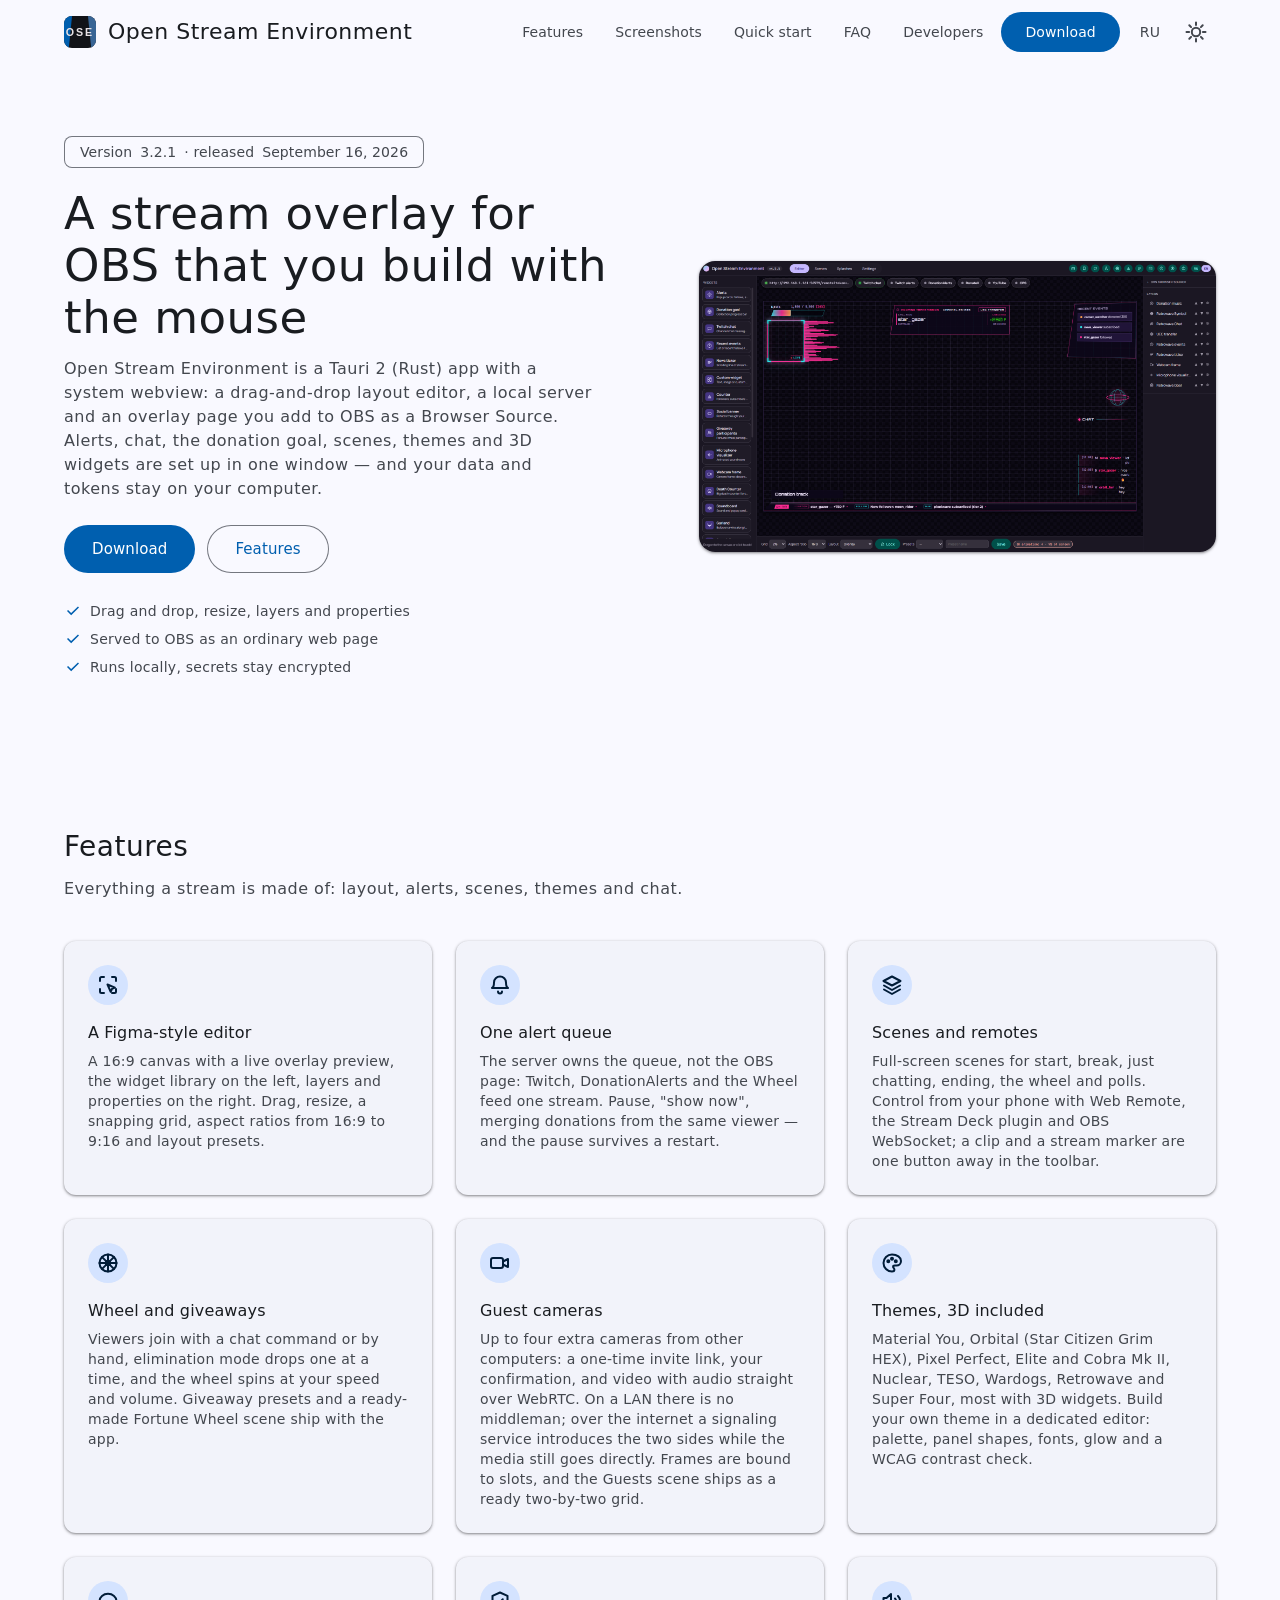
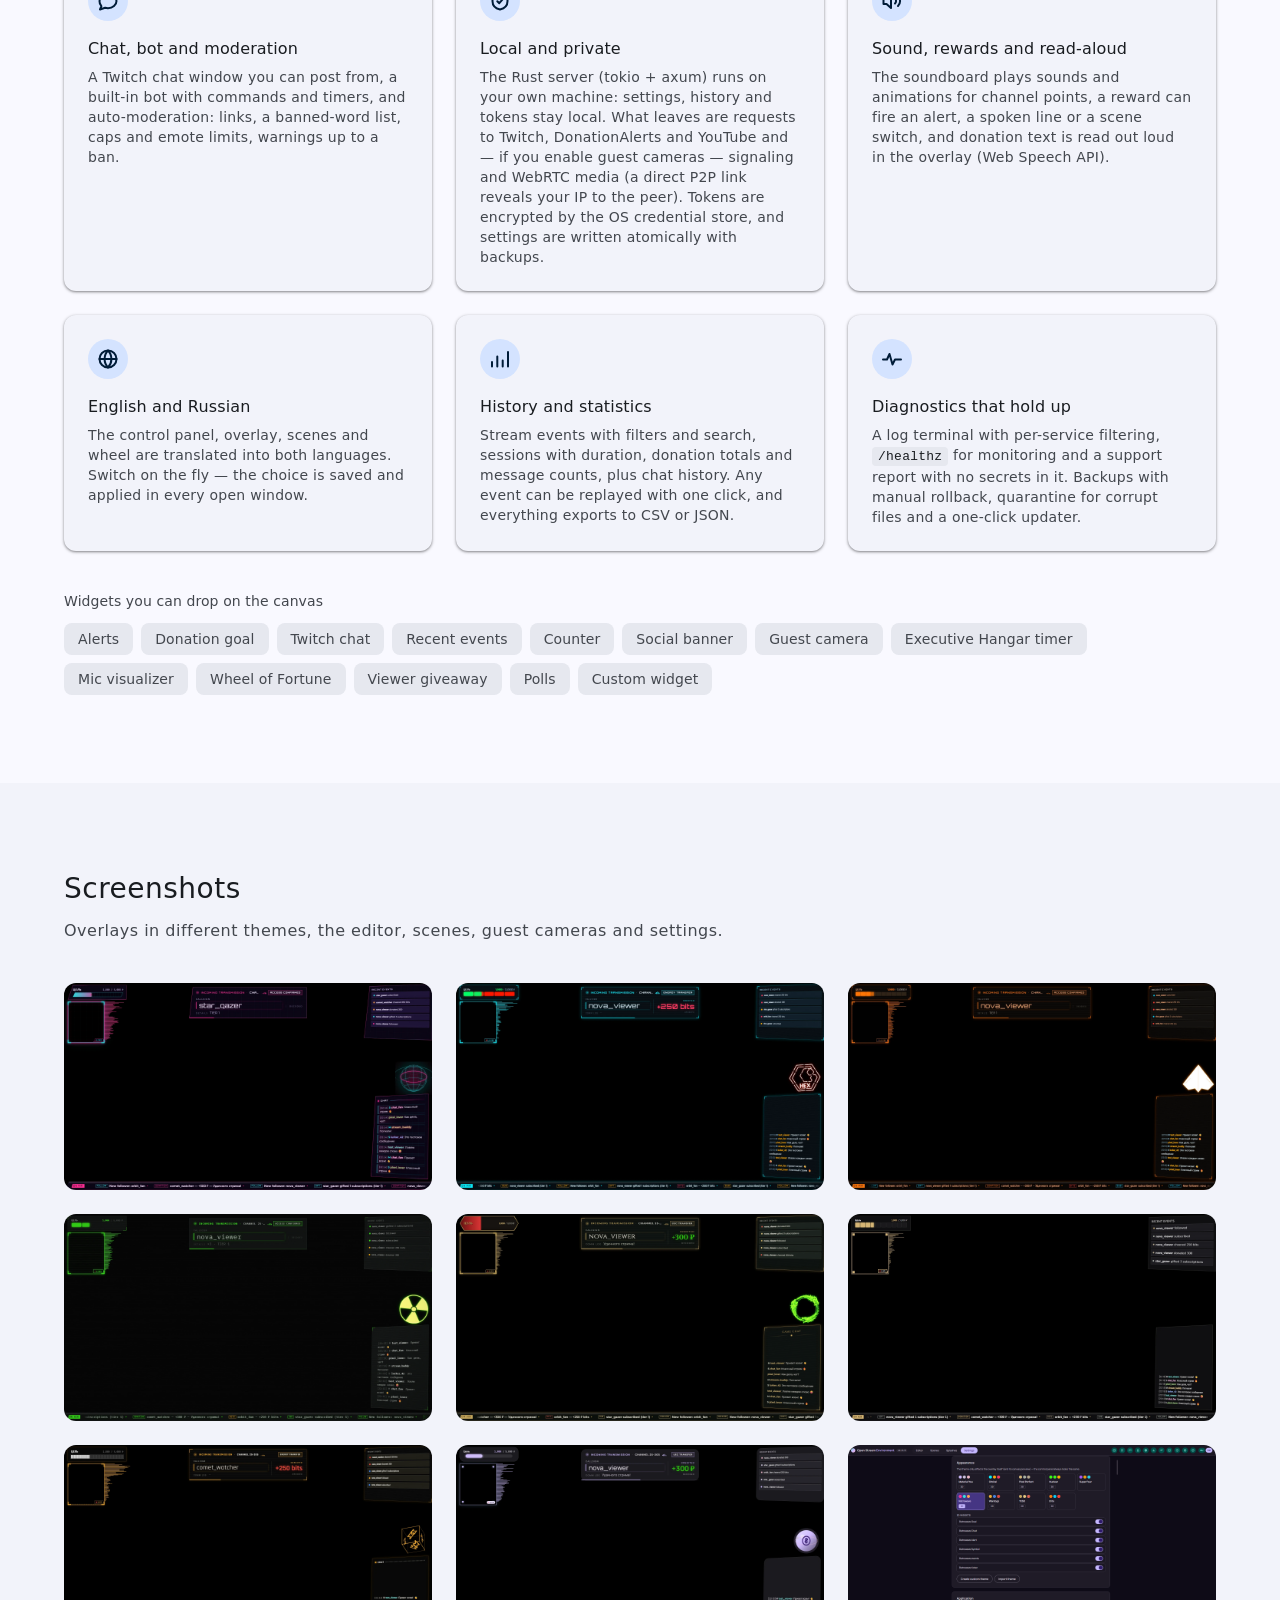
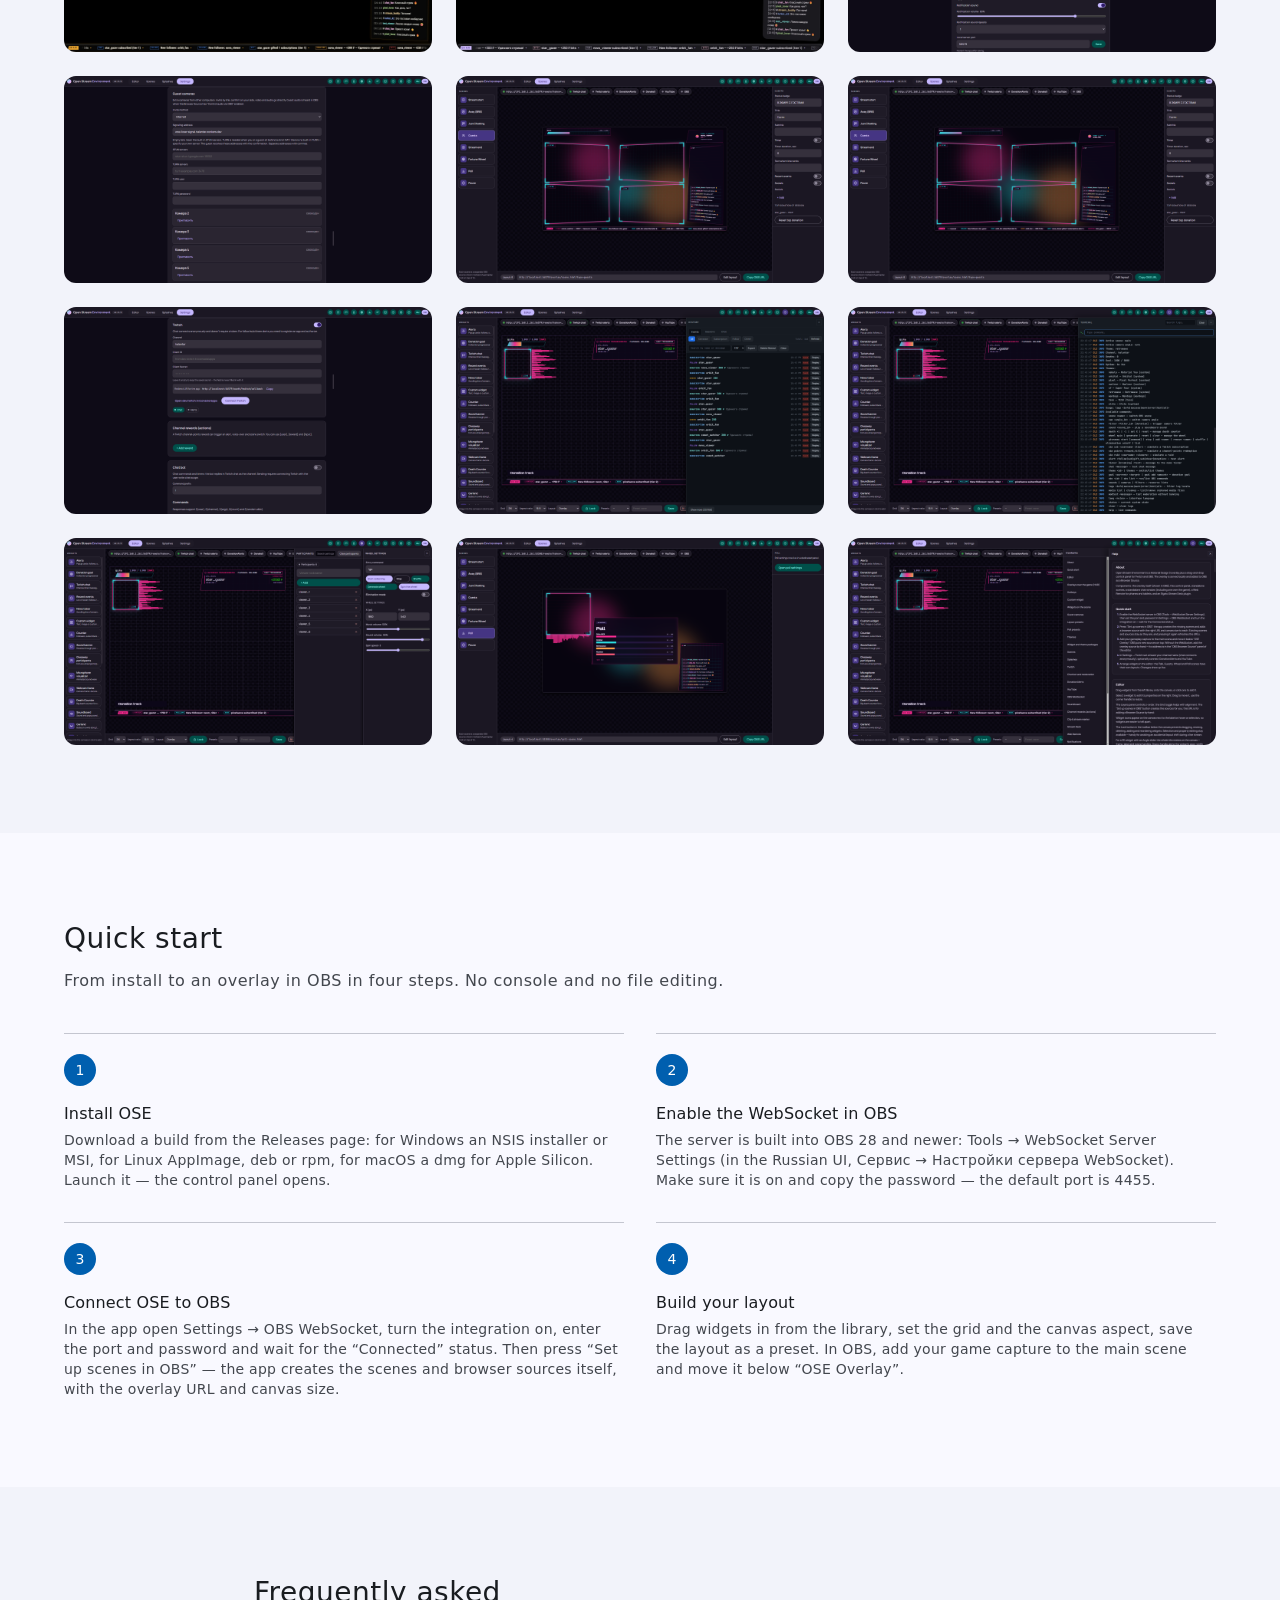
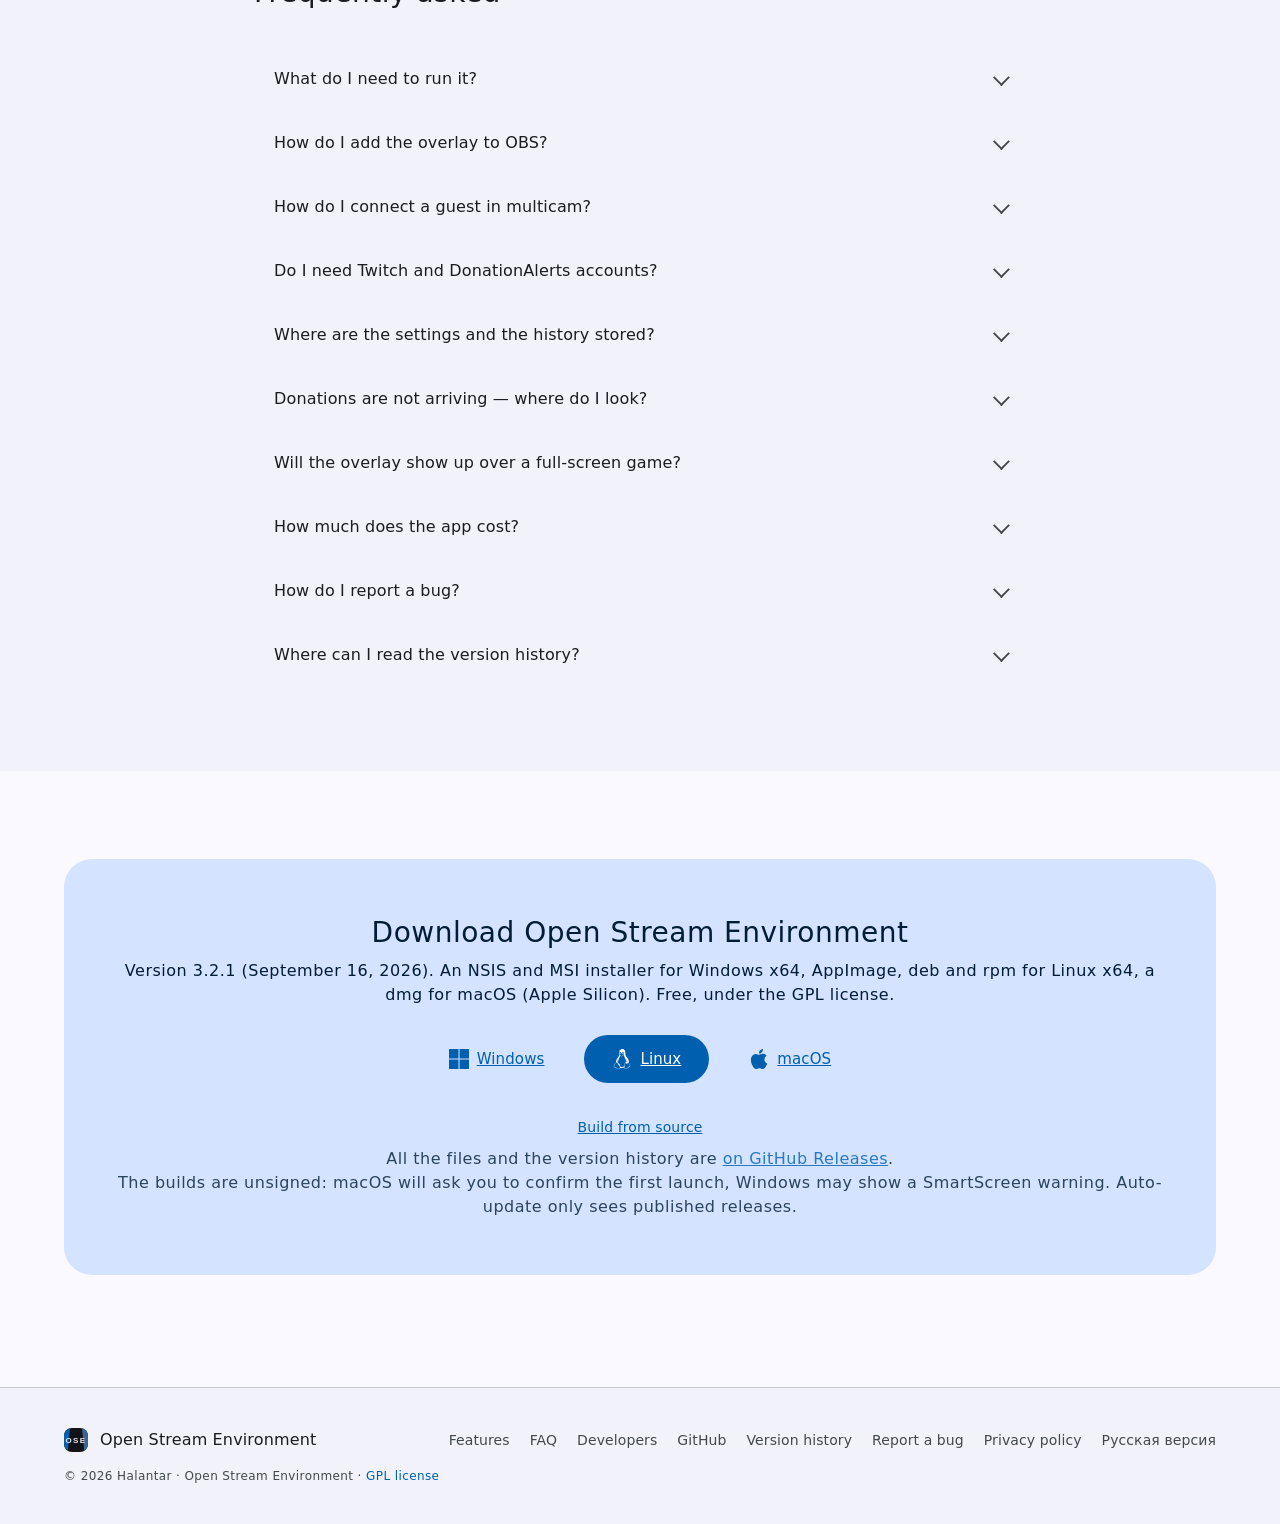
<file: en/index.html>
<!DOCTYPE html>
<html lang="en">
<head>
<meta charset="utf-8">
<meta name="viewport" content="width=device-width, initial-scale=1">

<title>Open Stream Environment — a visual stream overlay editor for OBS</title>
<meta name="description" content="A stream overlay and a visual layout editor on Tauri 2 (Rust): alerts, chat, donation goal, scenes, 3D widgets and guest cameras. Served to OBS as a Browser Source.">
<link rel="canonical" href="https://ose-overlay.ru/en/">
<link rel="alternate" hreflang="ru" href="https://ose-overlay.ru/">
<link rel="alternate" hreflang="en" href="https://ose-overlay.ru/en/">
<link rel="alternate" hreflang="x-default" href="https://ose-overlay.ru/">

<meta name="theme-color" content="#F9F9FF" media="(prefers-color-scheme: light)">
<meta name="theme-color" content="#111318" media="(prefers-color-scheme: dark)">
<link rel="icon" href="../assets/img/app.svg" type="image/svg+xml">
<link rel="icon" href="../favicon.ico" sizes="32x32">
<link rel="apple-touch-icon" href="../assets/img/apple-touch-icon.png">
<link rel="manifest" href="../site.webmanifest">

<meta property="og:type" content="website">
<meta property="og:site_name" content="Open Stream Environment">
<meta property="og:title" content="Open Stream Environment — a visual stream overlay editor for OBS">
<meta property="og:description" content="A stream overlay in the style of Material Design 3, a drag-and-drop layout editor, guest cameras and 3D widgets. Served to OBS as a Browser Source.">
<meta property="og:url" content="https://ose-overlay.ru/en/">
<meta property="og:image" content="https://ose-overlay.ru/assets/img/og.png">
<meta property="og:image:width" content="1200">
<meta property="og:image:height" content="630">
<meta property="og:image:alt" content="Open Stream Environment — a visual stream overlay editor for OBS">
<meta property="og:locale" content="en_US">
<meta property="og:locale:alternate" content="ru_RU">
<meta name="twitter:card" content="summary_large_image">

<link rel="stylesheet" href="../assets/css/style.css">

<!-- Тема и прозрачная шапка выставляются до отрисовки, чтобы не было вспышки -->
<script>
  try {
    var t = localStorage.getItem('ose-theme');
    if (t === 'light' || t === 'dark') document.documentElement.dataset.theme = t;
  } catch (e) {}

  /* Наверху страницы шапка прозрачная — сквозь неё видны клинья фона (см. .site-header
     в стилях). Флаг нужен до первой отрисовки: дальше его поддерживает main.js. */
  if (window.scrollY <= 8) document.documentElement.classList.add('at-top');
</script>

<script type="application/ld+json">
{
  "@context": "https://schema.org",
  "@type": "SoftwareApplication",
  "name": "Open Stream Environment",
  "applicationCategory": "MultimediaApplication",
  "operatingSystem": "Windows, Linux, macOS",
  "softwareVersion": "3.2.1",
  "author": { "@type": "Person", "name": "Halantar" },
  "description": "A stream overlay in the style of Material Design 3 and a visual layout editor on Tauri 2 (Rust): alerts, chat, donation goal, scenes, themes, 3D widgets and guest cameras.",
  "license": "https://github.com/Halantar-git/open-stream-environment/blob/HEAD/LICENSE",
  "softwareRequirements": "Windows 10+, Linux, macOS (Apple Silicon)",
  "downloadUrl": "https://github.com/Halantar-git/open-stream-environment/releases/latest",
  "inLanguage": "en",
  "url": "https://ose-overlay.ru/en/",
  "sameAs": "https://github.com/Halantar-git/open-stream-environment"
}
</script>
</head>
<body>

<a class="skip-link" href="#main">Skip to content</a>

<header class="site-header" id="header">
  <div class="wrap header-inner">
    <a class="brand" href="./" aria-label="Open Stream Environment — home">
      <img class="brand-mark" src="../assets/img/app.svg" alt="" width="32" height="32">
      <span class="brand-name">Open Stream Environment</span>
    </a>

    <nav class="nav" id="nav" aria-label="Main navigation">
      <a href="#features">Features</a>
      <a href="#screens">Screenshots</a>
      <a href="#how">Quick start</a>
      <a href="#faq">FAQ</a>
      <a href="developers.html">Developers</a>
      <a class="btn btn-primary nav-cta" href="#download">Download</a>
    </nav>

    <div class="header-actions">
      <a class="lang-btn" href="../" hreflang="ru" lang="ru" title="Русская версия">RU</a>
      <button class="icon-btn" id="theme-toggle" type="button" aria-label="Switch theme">
        <svg class="i-sun" viewBox="0 0 24 24" aria-hidden="true"><circle cx="12" cy="12" r="4.2"/><path d="M12 2.5v2.6M12 18.9v2.6M2.5 12h2.6M18.9 12h2.6M5.3 5.3l1.8 1.8M16.9 16.9l1.8 1.8M18.7 5.3l-1.8 1.8M7.1 16.9l-1.8 1.8"/></svg>
        <svg class="i-moon" viewBox="0 0 24 24" aria-hidden="true"><path d="M20 14.5A8.5 8.5 0 0 1 9.5 4a8.5 8.5 0 1 0 10.5 10.5Z"/></svg>
      </button>
      <button class="icon-btn menu-btn" id="menu-toggle" type="button" aria-label="Menu" aria-expanded="false" aria-controls="nav">
        <svg viewBox="0 0 24 24" aria-hidden="true"><path d="M4 7h16M4 12h16M4 17h16"/></svg>
      </button>
    </div>
  </div>
</header>

<main id="main">

  <!-- ============ HERO ============ -->
  <section class="hero">
    <div class="wrap hero-inner">
      <div class="hero-copy">
        <p class="badge">Version <span data-release-version>3.2.1</span> · released <span data-release-date>September 16, 2026</span></p>
        <h1>A stream overlay for OBS that you build with the mouse</h1>
        <p class="lead">Open Stream Environment is a Tauri 2 (Rust) app with a system webview: a drag-and-drop layout editor, a local server and an overlay page you add to OBS as a Browser Source. Alerts, chat, the donation goal, scenes, themes and 3D widgets are set up in one window — and your data and tokens stay on your computer.</p>

        <div class="cta-row">
          <a class="btn btn-primary btn-lg" href="#download">Download</a>
          <a class="btn btn-ghost btn-lg" href="#features">Features</a>
        </div>

        <ul class="hero-points">
          <li>Drag and drop, resize, layers and properties</li>
          <li>Served to OBS as an ordinary web page</li>
          <li>Runs locally, secrets stay encrypted</li>
        </ul>
      </div>

      <!-- Визуал в hero: главный экран редактора -->
      <div class="hero-visual">
        <div class="mock">
          <a class="shot-link" href="../assets/img/en/editor.webp" data-zoom>
            <img src="../assets/img/en/editor.webp" alt="Layout editor: a 16:9 canvas with the overlay preview in the Retrowave theme, the widget library on the left, layers and properties on the right" width="1920" height="1080" fetchpriority="high">
          </a>
        </div>
      </div>
    </div>
  </section>

  <!-- ============ FEATURES ============ -->
  <section class="section" id="features">
    <div class="wrap">
      <header class="section-head">
        <h2>Features</h2>
        <p class="section-sub">Everything a stream is made of: layout, alerts, scenes, themes and chat.</p>
      </header>

      <div class="grid grid-3">
        <article class="card">
          <div class="card-icon"><svg viewBox="0 0 24 24" aria-hidden="true"><path d="M4 8V5.5A1.5 1.5 0 0 1 5.5 4H8M16 4h2.5A1.5 1.5 0 0 1 20 5.5V8M20 16v2.5a1.5 1.5 0 0 1-1.5 1.5H16M8 20H5.5A1.5 1.5 0 0 1 4 18.5V16"/><path d="M11.5 11.5 14.7 18.8l1.3-2.9 2.9-1.3-7.4-3.1Z"/></svg></div>
          <h3>A Figma-style editor</h3>
          <p>A 16:9 canvas with a live overlay preview, the widget library on the left, layers and properties on the right. Drag, resize, a snapping grid, aspect ratios from 16:9 to 9:16 and layout presets.</p>
        </article>

        <article class="card">
          <div class="card-icon"><svg viewBox="0 0 24 24" aria-hidden="true"><path d="M6 9.5a6 6 0 0 1 12 0c0 4.5 2 5.5 2 5.5H4s2-1 2-5.5Z"/><path d="M10 18.5a2 2 0 0 0 4 0"/></svg></div>
          <h3>One alert queue</h3>
          <p>The server owns the queue, not the OBS page: Twitch, DonationAlerts and the Wheel feed one stream. Pause, "show now", merging donations from the same viewer — and the pause survives a restart.</p>
        </article>

        <article class="card">
          <div class="card-icon"><svg viewBox="0 0 24 24" aria-hidden="true"><path d="M12 3.5 3.5 8 12 12.5 20.5 8 12 3.5Z"/><path d="M4 12.5 12 17l8-4.5"/><path d="M4 16.5 12 21l8-4.5"/></svg></div>
          <h3>Scenes and remotes</h3>
          <p>Full-screen scenes for start, break, just chatting, ending, the wheel and polls. Control from your phone with Web Remote, the Stream Deck plugin and OBS WebSocket; a clip and a stream marker are one button away in the toolbar.</p>
        </article>

        <article class="card">
          <div class="card-icon"><svg viewBox="0 0 24 24" aria-hidden="true"><circle cx="12" cy="12" r="8.5"/><path d="M12 3.5v17M3.5 12h17M6.1 6.1l11.8 11.8M17.9 6.1 6.1 17.9"/><circle cx="12" cy="12" r="2.2"/></svg></div>
          <h3>Wheel and giveaways</h3>
          <p>Viewers join with a chat command or by hand, elimination mode drops one at a time, and the wheel spins at your speed and volume. Giveaway presets and a ready-made Fortune Wheel scene ship with the app.</p>
        </article>

        <article class="card">
          <div class="card-icon"><svg viewBox="0 0 24 24" aria-hidden="true"><rect x="3" y="7" width="12" height="10" rx="2"/><path d="M15 10.5 20 8v8l-5-2.5"/></svg></div>
          <h3>Guest cameras</h3>
          <p>Up to four extra cameras from other computers: a one-time invite link, your confirmation, and video with audio straight over WebRTC. On a LAN there is no middleman; over the internet a signaling service introduces the two sides while the media still goes directly. Frames are bound to slots, and the Guests scene ships as a ready two-by-two grid.</p>
        </article>

        <article class="card">
          <div class="card-icon"><svg viewBox="0 0 24 24" aria-hidden="true"><path d="M12 3.5a8.5 8.5 0 1 0 0 17c1.7 0 2.4-.9 2.4-1.8 0-1.6-1.3-1.9-1.3-2.8 0-.8.7-1.4 1.6-1.4h1.8a4.5 4.5 0 0 0 4.5-4.5c0-3.6-3.9-6.5-9-6.5Z"/><circle cx="8.3" cy="10.2" r="1"/><circle cx="12" cy="7.8" r="1"/><circle cx="15.8" cy="10.2" r="1"/></svg></div>
          <h3>Themes, 3D included</h3>
          <p>Material You, Orbital (Star Citizen Grim HEX), Pixel Perfect, Elite and Cobra Mk II, Nuclear, TESO, Wardogs, Retrowave and Super Four, most with 3D widgets. Build your own theme in a dedicated editor: palette, panel shapes, fonts, glow and a WCAG contrast check.</p>
        </article>

        <article class="card">
          <div class="card-icon"><svg viewBox="0 0 24 24" aria-hidden="true"><path d="M20.5 12c0 4-3.8 7.2-8.5 7.2-1 0-2-.15-2.9-.42L4 20.5l1.4-3.4A6.9 6.9 0 0 1 3.5 12c0-4 3.8-7.2 8.5-7.2s8.5 3.2 8.5 7.2Z"/></svg></div>
          <h3>Chat, bot and moderation</h3>
          <p>A Twitch chat window you can post from, a built-in bot with commands and timers, and auto-moderation: links, a banned-word list, caps and emote limits, warnings up to a ban.</p>
        </article>

        <article class="card">
          <div class="card-icon"><svg viewBox="0 0 24 24" aria-hidden="true"><path d="M12 3.5 4.5 6.8v5.4c0 4 3.1 7.2 7.5 8.3 4.4-1.1 7.5-4.3 7.5-8.3V6.8L12 3.5Z"/><path d="M9.3 12.2l2 2 3.5-4"/></svg></div>
          <h3>Local and private</h3>
          <p>The Rust server (tokio + axum) runs on your own machine: settings, history and tokens stay local. What leaves are requests to Twitch, DonationAlerts and YouTube and — if you enable guest cameras — signaling and WebRTC media (a direct P2P link reveals your IP to the peer). Tokens are encrypted by the OS credential store, and settings are written atomically with backups.</p>
        </article>

        <article class="card">
          <div class="card-icon"><svg viewBox="0 0 24 24" aria-hidden="true"><path d="M11 5 6.5 9H3.5v6h3L11 19V5Z"/><path d="M15 9.5a3.5 3.5 0 0 1 0 5"/><path d="M18 7a7 7 0 0 1 0 10"/></svg></div>
          <h3>Sound, rewards and read-aloud</h3>
          <p>The soundboard plays sounds and animations for channel points, a reward can fire an alert, a spoken line or a scene switch, and donation text is read out loud in the overlay (Web Speech API).</p>
        </article>

        <article class="card">
          <div class="card-icon"><svg viewBox="0 0 24 24" aria-hidden="true"><circle cx="12" cy="12" r="8.5"/><path d="M3.5 12h17"/><path d="M12 3.5c-2.2 2.3-3.4 5.3-3.4 8.5s1.2 6.2 3.4 8.5c2.2-2.3 3.4-5.3 3.4-8.5s-1.2-6.2-3.4-8.5Z"/></svg></div>
          <h3>English and Russian</h3>
          <p>The control panel, overlay, scenes and wheel are translated into both languages. Switch on the fly — the choice is saved and applied in every open window.</p>
        </article>

                <article class="card">
          <div class="card-icon"><svg viewBox="0 0 24 24" aria-hidden="true"><path d="M4 19.5V15M9.3 19.5V9.5M14.7 19.5v-6M20 19.5V5"/></svg></div>
          <h3>History and statistics</h3>
          <p>Stream events with filters and search, sessions with duration, donation totals and message counts, plus chat history. Any event can be replayed with one click, and everything exports to CSV or JSON.</p>
        </article>

<article class="card">
          <div class="card-icon"><svg viewBox="0 0 24 24" aria-hidden="true"><path d="M3 12.5h4l2.5-5.5 3 10.5 2.5-5h6"/></svg></div>
          <h3>Diagnostics that hold up</h3>
          <p>A log terminal with per-service filtering, <code>/healthz</code> for monitoring and a support report with no secrets in it. Backups with manual rollback, quarantine for corrupt files and a one-click updater.</p>
        </article>
      </div>

      <div class="chips-block">
        <p class="chips-caption">Widgets you can drop on the canvas</p>
        <ul class="chips">
          <li class="chip">Alerts</li>
          <li class="chip">Donation goal</li>
          <li class="chip">Twitch chat</li>
          <li class="chip">Recent events</li>
          <li class="chip">Counter</li>
          <li class="chip">Social banner</li>
          <li class="chip">Guest camera</li>
          <li class="chip">Executive Hangar timer</li>
          <li class="chip">Mic visualizer</li>
          <li class="chip">Wheel of Fortune</li>
          <li class="chip">Viewer giveaway</li>
          <li class="chip">Polls</li>
          <li class="chip">Custom widget</li>
        </ul>
      </div>
    </div>
  </section>

  <!-- ============ SCREENSHOTS ============ -->
  <section class="section section-soft" id="screens">
    <div class="wrap">
      <header class="section-head">
        <h2>Screenshots</h2>
        <p class="section-sub">Overlays in different themes, the editor, scenes, guest cameras and settings.</p>
      </header>

      <!-- Screenshots captured from the app: the overlay on a black backdrop and the control panel, once per language -->
      <div class="shots">
        <a class="shot" href="../assets/img/en/overlay-retrowave.webp" data-zoom>
          <img src="../assets/img/en/overlay-retrowave.webp" alt="Overlay in the Retrowave theme: donation goal, donation card, recent events, chat and news ticker" loading="lazy" width="1920" height="1080">
        </a>
        <a class="shot" href="../assets/img/en/overlay-orbital.webp" data-zoom>
          <img src="../assets/img/en/overlay-orbital.webp" alt="Overlay in the Orbital theme with Grim HEX 3D widgets" loading="lazy" width="1920" height="1080">
        </a>
        <a class="shot" href="../assets/img/en/overlay-elite.webp" data-zoom>
          <img src="../assets/img/en/overlay-elite.webp" alt="Overlay in the Elite theme with Cobra Mk II 3D widgets" loading="lazy" width="1920" height="1080">
        </a>
        <a class="shot" href="../assets/img/en/overlay-nuclear.webp" data-zoom>
          <img src="../assets/img/en/overlay-nuclear.webp" alt="Overlay in the Nuclear theme" loading="lazy" width="1920" height="1080">
        </a>
        <a class="shot" href="../assets/img/en/overlay-teso.webp" data-zoom>
          <img src="../assets/img/en/overlay-teso.webp" alt="Overlay in the TESO theme" loading="lazy" width="1920" height="1080">
        </a>
        <a class="shot" href="../assets/img/en/overlay-pixel.webp" data-zoom>
          <img src="../assets/img/en/overlay-pixel.webp" alt="Overlay in the Pixel Perfect theme" loading="lazy" width="1920" height="1080">
        </a>
        <a class="shot" href="../assets/img/en/overlay-wardogs.webp" data-zoom>
          <img src="../assets/img/en/overlay-wardogs.webp" alt="Overlay in the Wardogs theme" loading="lazy" width="1920" height="1080">
        </a>
        <a class="shot" href="../assets/img/en/overlay-nebula.webp" data-zoom>
          <img src="../assets/img/en/overlay-nebula.webp" alt="Overlay in the Material You theme" loading="lazy" width="1920" height="1080">
        </a>
        <a class="shot" href="../assets/img/en/themes.webp" data-zoom>
          <img src="../assets/img/en/themes.webp" alt="Settings, Appearance section: the theme grid and 3D widget switches" loading="lazy" width="1920" height="1080">
        </a>
        <a class="shot" href="../assets/img/en/guests.webp" data-zoom>
          <img src="../assets/img/en/guests.webp" alt="Guest cameras: invite mode, signaling address, STUN and TURN, camera slots" loading="lazy" width="1920" height="1080">
        </a>
        <a class="shot" href="../assets/img/en/scenes.webp" data-zoom>
          <img src="../assets/img/en/scenes.webp" alt="Scenes: the Starting soon preview and its settings" loading="lazy" width="1920" height="1080">
        </a>
        <a class="shot" href="../assets/img/en/scene-guests.webp" data-zoom>
          <img src="../assets/img/en/scene-guests.webp" alt="The Guests scene: four camera slots and its settings" loading="lazy" width="1920" height="1080">
        </a>
        <a class="shot" href="../assets/img/en/integrations.webp" data-zoom>
          <img src="../assets/img/en/integrations.webp" alt="Twitch settings: channel, app, channel rewards and the chat bot" loading="lazy" width="1920" height="1080">
        </a>
        <a class="shot" href="../assets/img/en/history.webp" data-zoom>
          <img src="../assets/img/en/history.webp" alt="Stream history: events, with test entries marked" loading="lazy" width="1920" height="1080">
        </a>
        <a class="shot" href="../assets/img/en/terminal.webp" data-zoom>
          <img src="../assets/img/en/terminal.webp" alt="The panel terminal with the output of the status, themes and help commands" loading="lazy" width="1920" height="1080">
        </a>
        <a class="shot" href="../assets/img/en/wheel.webp" data-zoom>
          <img src="../assets/img/en/wheel.webp" alt="The Wheel panel: giveaway participants and wheel settings" loading="lazy" width="1920" height="1080">
        </a>
        <a class="shot" href="../assets/img/en/poll.webp" data-zoom>
          <img src="../assets/img/en/poll.webp" alt="The Poll scene: a live result chart" loading="lazy" width="1920" height="1080">
        </a>
        <a class="shot" href="../assets/img/en/help.webp" data-zoom>
          <img src="../assets/img/en/help.webp" alt="Help by section: about the app, quick start, the editor" loading="lazy" width="1920" height="1080">
        </a>
      </div>
    </div>
  </section>

  <!-- ============ HOW ============ -->
  <section class="section" id="how">
    <div class="wrap">
      <header class="section-head">
        <h2>Quick start</h2>
        <p class="section-sub">From install to an overlay in OBS in four steps. No console and no file editing.</p>
      </header>

      <ol class="steps">
        <li>
          <span class="step-num">1</span>
          <h3>Install OSE</h3>
          <p>Download a build from the Releases page: for Windows an NSIS installer or MSI, for Linux AppImage, deb or rpm, for macOS a dmg for Apple Silicon. Launch it — the control panel opens.</p>
        </li>
        <li>
          <span class="step-num">2</span>
          <h3>Enable the WebSocket in OBS</h3>
          <p>The server is built into OBS 28 and newer: Tools → WebSocket Server Settings (in the Russian UI, Сервис → Настройки сервера WebSocket). Make sure it is on and copy the password — the default port is 4455.</p>
        </li>
        <li>
          <span class="step-num">3</span>
          <h3>Connect OSE to OBS</h3>
          <p>In the app open Settings → OBS WebSocket, turn the integration on, enter the port and password and wait for the “Connected” status. Then press “Set up scenes in OBS” — the app creates the scenes and browser sources itself, with the overlay URL and canvas size.</p>
        </li>
        <li>
          <span class="step-num">4</span>
          <h3>Build your layout</h3>
          <p>Drag widgets in from the library, set the grid and the canvas aspect, save the layout as a preset. In OBS, add your game capture to the main scene and move it below “OSE Overlay”.</p>
        </li>
      </ol>
    </div>
  </section>

  <!-- ============ FAQ ============ -->
  <section class="section section-soft" id="faq">
    <div class="wrap wrap-narrow">
      <header class="section-head">
        <h2>Frequently asked</h2>
      </header>

      <div class="faq">
        <details>
          <summary>What do I need to run it?</summary>
          <p>From source you need Rust (stable): <code>npm install</code>, then <code>npm run tauri:dev</code> (Node.js 22.12+ is only for the tests and data scripts). For everyday use grab a ready build: for Windows x64 an NSIS <code>.exe</code> installer and an MSI, for Linux x64 AppImage, deb and rpm, for macOS a dmg on Apple Silicon. There is no prebuilt file for Intel Macs.</p>
        </details>
        <details>
          <summary>How do I add the overlay to OBS?</summary>
          <p>The overlay is an ordinary web page, so in OBS it is a Browser Source: the URL <code>http://localhost:8710/overlay/overlay.html</code>, resolution 1920×1080, source FPS 30. Turn on "Shutdown source when not visible" — hidden scenes then fall asleep completely. If the OBS WebSocket is connected, it is easier to press “Set up scenes in OBS” in the app settings: it creates the scenes and sources with the right URL and size itself, and this way stays for manual setup.</p>
        </details>
        <details>
          <summary>How do I connect a guest in multicam?</summary>
          <p>In Settings → Guest cameras create an invite for a slot and send the link to the guest — they paste it into OSE and you press Allow. On a LAN the connection is direct; over the internet you need a signaling service, but the media still goes directly. If either side sits behind a symmetric NAT or CGNAT (mobile internet), the direct path will not form: the TURN fields are there, but no relay is bundled — you need your own server, for example coturn. A VPN gets in the way too: its exit usually behaves as a symmetric NAT.</p>
        </details>
        <details>
          <summary>Do I need Twitch and DonationAlerts accounts?</summary>
          <p>Chat is read anonymously — the channel name is enough. Alerts for follows, subscriptions, bits and donations need your own apps: a Client ID and Client Secret from dev.twitch.tv and donationalerts.com, plus authorization. Posting to chat also needs Twitch connected.</p>
        </details>
        <details>
          <summary>Where are the settings and the history stored?</summary>
          <p>On your computer only: <code>config.json</code> and <code>local-db.json</code> in the data directory (on Windows, <code>%APPDATA%\com.openstreamenvironment.app</code>). Event and chat history live in the append-only <code>local-db.jsonl</code> and <code>local-db.chat.jsonl</code>. Backups <code>.bak.0…2</code> are kept next to them, and a corrupt file goes to quarantine and is restored from a copy.</p>
        </details>
        <details>
          <summary>Donations are not arriving — where do I look?</summary>
          <p>At the "DA" panel in the toolbar: connection state, token health, quick actions and a live log for DonationAlerts alone. The "Fetch missed" button is there too — it needs the <code>oauth-donation-index</code> scope, and tokens issued earlier do not get it, so the app has to be deleted and created again in the DonationAlerts dashboard.</p>
        </details>
        <details>
          <summary>Will the overlay show up over a full-screen game?</summary>
          <p>HUD editing and the "chat over game" window work over windowed and borderless games. An exclusive full-screen mode covers the overlay.</p>
        </details>
        <details>
          <summary>How much does the app cost?</summary>
          <p>Nothing. The project is open, distributed under the GPL license, and uses only open, free resources — the code, the builds and the change history live in the <a href="https://github.com/Halantar-git/open-stream-environment">repository on GitHub</a>.</p>
        </details>
        <details>
          <summary>How do I report a bug?</summary>
          <p>Open an issue in the <a href="https://github.com/Halantar-git/open-stream-environment/issues">repository on GitHub</a> and attach the report from the "Save report" button (or <code>GET /support-bundle</code>) — there are no secrets in it.</p>
        </details>
        <details>
          <summary>Where can I read the version history?</summary>
          <p>In the repository's <a href="https://github.com/Halantar-git/open-stream-environment/blob/HEAD/CHANGELOG.md">CHANGELOG.md</a>. The current version is <span data-release-version>3.2.1</span> (<span data-release-date>September 16, 2026</span>).</p>
        </details>
      </div>
    </div>
  </section>

  <!-- ============ DOWNLOAD ============ -->
  <section class="section" id="download">
    <div class="wrap">
      <div class="cta-panel">
        <h2>Download Open Stream Environment</h2>
        <p>Version <span data-release-version>3.2.1</span> (<span data-release-date>September 16, 2026</span>). An NSIS and MSI installer for Windows x64, AppImage, deb and rpm for Linux x64, a dmg for macOS (Apple Silicon). Free, under the GPL license.</p>

        <!-- Прямые ссылки на файлы релиза: адреса подставляет деплой, а main.js
             выделяет кнопку системы посетителя -->
        <div class="cta-row cta-row-center os-row">
          <a class="btn btn-ghost btn-os btn-lg" href="https://github.com/Halantar-git/open-stream-environment/releases/latest" data-download-os="windows"><svg viewBox="0 0 24 24" aria-hidden="true" fill="currentColor"><path d="M0,0H11.377V11.372H0ZM12.623,0H24V11.372H12.623ZM0,12.623H11.377V24H0Zm12.623,0H24V24H12.623"/></svg>Windows</a>
          <a class="btn btn-ghost btn-os btn-lg" href="https://github.com/Halantar-git/open-stream-environment/releases/latest" data-download-os="linux"><svg viewBox="0 0 24 24" aria-hidden="true" fill="currentColor"><path d="M12.504 0c-.155 0-.315.008-.48.021-4.226.333-3.105 4.807-3.17 6.298-.076 1.092-.3 1.953-1.05 3.02-.885 1.051-2.127 2.75-2.716 4.521-.278.832-.41 1.684-.287 2.489a.424.424 0 00-.11.135c-.26.268-.45.6-.663.839-.199.199-.485.267-.797.4-.313.136-.658.269-.864.68-.09.189-.136.394-.132.602 0 .199.027.4.055.536.058.399.116.728.04.97-.249.68-.28 1.145-.106 1.484.174.334.535.47.94.601.81.2 1.91.135 2.774.6.926.466 1.866.67 2.616.47.526-.116.97-.464 1.208-.946.587-.003 1.23-.269 2.26-.334.699-.058 1.574.267 2.577.2.025.134.063.198.114.333l.003.003c.391.778 1.113 1.132 1.884 1.071.771-.06 1.592-.536 2.257-1.306.631-.765 1.683-1.084 2.378-1.503.348-.199.629-.469.649-.853.023-.4-.2-.811-.714-1.376v-.097l-.003-.003c-.17-.2-.25-.535-.338-.926-.085-.401-.182-.786-.492-1.046h-.003c-.059-.054-.123-.067-.188-.135a.357.357 0 00-.19-.064c.431-1.278.264-2.55-.173-3.694-.533-1.41-1.465-2.638-2.175-3.483-.796-1.005-1.576-1.957-1.56-3.368.026-2.152.236-6.133-3.544-6.139zm.529 3.405h.013c.213 0 .396.062.584.198.19.135.33.332.438.533.105.259.158.459.166.724 0-.02.006-.04.006-.06v.105a.086.086 0 01-.004-.021l-.004-.024a1.807 1.807 0 01-.15.706.953.953 0 01-.213.335.71.71 0 00-.088-.042c-.104-.045-.198-.064-.284-.133a1.312 1.312 0 00-.22-.066c.05-.06.146-.133.183-.198.053-.128.082-.264.088-.402v-.02a1.21 1.21 0 00-.061-.4c-.045-.134-.101-.2-.183-.333-.084-.066-.167-.132-.267-.132h-.016c-.093 0-.176.03-.262.132a.8.8 0 00-.205.334 1.18 1.18 0 00-.09.4v.019c.002.089.008.179.02.267-.193-.067-.438-.135-.607-.202a1.635 1.635 0 01-.018-.2v-.02a1.772 1.772 0 01.15-.768c.082-.22.232-.406.43-.533a.985.985 0 01.594-.2zm-2.962.059h.036c.142 0 .27.048.399.135.146.129.264.288.344.465.09.199.14.4.153.667v.004c.007.134.006.2-.002.266v.08c-.03.007-.056.018-.083.024-.152.055-.274.135-.393.2.012-.09.013-.18.003-.267v-.015c-.012-.133-.04-.2-.082-.333a.613.613 0 00-.166-.267.248.248 0 00-.183-.064h-.021c-.071.006-.13.04-.186.132a.552.552 0 00-.12.27.944.944 0 00-.023.33v.015c.012.135.037.2.08.334.046.134.098.2.166.268.01.009.02.018.034.024-.07.057-.117.07-.176.136a.304.304 0 01-.131.068 2.62 2.62 0 01-.275-.402 1.772 1.772 0 01-.155-.667 1.759 1.759 0 01.08-.668 1.43 1.43 0 01.283-.535c.128-.133.26-.2.418-.2zm1.37 1.706c.332 0 .733.065 1.216.399.293.2.523.269 1.052.468h.003c.255.136.405.266.478.399v-.131a.571.571 0 01.016.47c-.123.31-.516.643-1.063.842v.002c-.268.135-.501.333-.775.465-.276.135-.588.292-1.012.267a1.139 1.139 0 01-.448-.067 3.566 3.566 0 01-.322-.198c-.195-.135-.363-.332-.612-.465v-.005h-.005c-.4-.246-.616-.512-.686-.71-.07-.268-.005-.47.193-.6.224-.135.38-.271.483-.336.104-.074.143-.102.176-.131h.002v-.003c.169-.202.436-.47.839-.601.139-.036.294-.065.466-.065zm2.8 2.142c.358 1.417 1.196 3.475 1.735 4.473.286.534.855 1.659 1.102 3.024.156-.005.33.018.513.064.646-1.671-.546-3.467-1.089-3.966-.22-.2-.232-.335-.123-.335.59.534 1.365 1.572 1.646 2.757.13.535.16 1.104.021 1.67.067.028.135.06.205.067 1.032.534 1.413.938 1.23 1.537v-.043c-.06-.003-.12 0-.18 0h-.016c.151-.467-.182-.825-1.065-1.224-.915-.4-1.646-.336-1.77.465-.008.043-.013.066-.018.135-.068.023-.139.053-.209.064-.43.268-.662.669-.793 1.187-.13.533-.17 1.156-.205 1.869v.003c-.02.334-.17.838-.319 1.35-1.5 1.072-3.58 1.538-5.348.334a2.645 2.645 0 00-.402-.533 1.45 1.45 0 00-.275-.333c.182 0 .338-.03.465-.067a.615.615 0 00.314-.334c.108-.267 0-.697-.345-1.163-.345-.467-.931-.995-1.788-1.521-.63-.4-.986-.87-1.15-1.396-.165-.534-.143-1.085-.015-1.645.245-1.07.873-2.11 1.274-2.763.107-.065.037.135-.408.974-.396.751-1.14 2.497-.122 3.854a8.123 8.123 0 01.647-2.876c.564-1.278 1.743-3.504 1.836-5.268.048.036.217.135.289.202.218.133.38.333.59.465.21.201.477.335.876.335.039.003.075.006.11.006.412 0 .73-.134.997-.268.29-.134.52-.334.74-.4h.005c.467-.135.835-.402 1.044-.7zm2.185 8.958c.037.6.343 1.245.882 1.377.588.134 1.434-.333 1.791-.765l.211-.01c.315-.007.577.01.847.268l.003.003c.208.199.305.53.391.876.085.4.154.78.409 1.066.486.527.645.906.636 1.14l.003-.007v.018l-.003-.012c-.015.262-.185.396-.498.595-.63.401-1.746.712-2.457 1.57-.618.737-1.37 1.14-2.036 1.191-.664.053-1.237-.2-1.574-.898l-.005-.003c-.21-.4-.12-1.025.056-1.69.176-.668.428-1.344.463-1.897.037-.714.076-1.335.195-1.814.12-.465.308-.797.641-.984l.045-.022zm-10.814.049h.01c.053 0 .105.005.157.014.376.055.706.333 1.023.752l.91 1.664.003.003c.243.533.754 1.064 1.189 1.637.434.598.77 1.131.729 1.57v.006c-.057.744-.48 1.148-1.125 1.294-.645.135-1.52.002-2.395-.464-.968-.536-2.118-.469-2.857-.602-.369-.066-.61-.2-.723-.4-.11-.2-.113-.602.123-1.23v-.004l.002-.003c.117-.334.03-.752-.027-1.118-.055-.401-.083-.71.043-.94.16-.334.396-.4.69-.533.294-.135.64-.202.915-.47h.002v-.002c.256-.268.445-.601.668-.838.19-.201.38-.336.663-.336zm7.159-9.074c-.435.201-.945.535-1.488.535-.542 0-.97-.267-1.28-.466-.154-.134-.28-.268-.373-.335-.164-.134-.144-.333-.074-.333.109.016.129.134.199.2.096.066.215.2.36.333.292.2.68.467 1.167.467.485 0 1.053-.267 1.398-.466.195-.135.445-.334.648-.467.156-.136.149-.267.279-.267.128.016.034.134-.147.332a8.097 8.097 0 01-.69.468zm-1.082-1.583V5.64c-.006-.02.013-.042.029-.05.074-.043.18-.027.26.004.063 0 .16.067.15.135-.006.049-.085.066-.135.066-.055 0-.092-.043-.141-.068-.052-.018-.146-.008-.163-.065zm-.551 0c-.02.058-.113.049-.166.066-.047.025-.086.068-.14.068-.05 0-.13-.02-.136-.068-.01-.066.088-.133.15-.133.08-.031.184-.047.259-.005.019.009.036.03.03.05v.02h.003z"/></svg>Linux</a>
          <a class="btn btn-ghost btn-os btn-lg" href="https://github.com/Halantar-git/open-stream-environment/releases/latest" data-download-os="macos"><svg viewBox="0 0 24 24" aria-hidden="true" fill="currentColor"><path d="M12.152 6.896c-.948 0-2.415-1.078-3.96-1.04-2.04.027-3.91 1.183-4.961 3.014-2.117 3.675-.546 9.103 1.519 12.09 1.013 1.454 2.208 3.09 3.792 3.039 1.52-.065 2.09-.987 3.935-.987 1.831 0 2.35.987 3.96.948 1.637-.026 2.676-1.48 3.676-2.948 1.156-1.688 1.636-3.325 1.662-3.415-.039-.013-3.182-1.221-3.22-4.857-.026-3.04 2.48-4.494 2.597-4.559-1.429-2.09-3.623-2.324-4.39-2.376-2-.156-3.675 1.09-4.61 1.09zM15.53 3.83c.843-1.012 1.4-2.427 1.245-3.83-1.207.052-2.662.805-3.532 1.818-.78.896-1.454 2.338-1.273 3.714 1.338.104 2.715-.688 3.559-1.701"/></svg>macOS</a>
        </div>

        <div class="cta-row cta-row-center">
          <a class="btn btn-ghost" href="https://github.com/Halantar-git/open-stream-environment#readme">Build from source</a>
        </div>

        <p class="cta-note">All the files and the version history are <a href="https://github.com/Halantar-git/open-stream-environment/releases">on GitHub Releases</a>.</p>

        <p class="cta-note">The builds are unsigned: macOS will ask you to confirm the first launch, Windows may show a SmartScreen warning. Auto-update only sees published releases.</p>
      </div>
    </div>
  </section>

</main>

<footer class="site-footer">
  <div class="wrap footer-inner">
    <div class="footer-brand">
      <img class="brand-mark" src="../assets/img/app.svg" alt="" width="24" height="24">
      <span>Open Stream Environment</span>
    </div>

    <nav class="footer-nav" aria-label="Footer links">
      <a href="#features">Features</a>
      <a href="#faq">FAQ</a>
      <a href="developers.html">Developers</a>
      <a href="https://github.com/Halantar-git/open-stream-environment">GitHub</a>
      <a href="https://github.com/Halantar-git/open-stream-environment/blob/HEAD/CHANGELOG.md">Version history</a>
      <a href="https://github.com/Halantar-git/open-stream-environment/issues">Report a bug</a>
      <a href="privacy.html">Privacy policy</a>
      <a href="../" hreflang="ru" lang="ru">Русская версия</a>
    </nav>

    <p class="footer-legal">© <span id="year">2026</span> Halantar · Open Stream Environment · <a href="https://github.com/Halantar-git/open-stream-environment/blob/HEAD/LICENSE">GPL license</a></p>
  </div>
</footer>

<script src="../assets/js/main.js" defer></script>
</body>
</html>
</file>
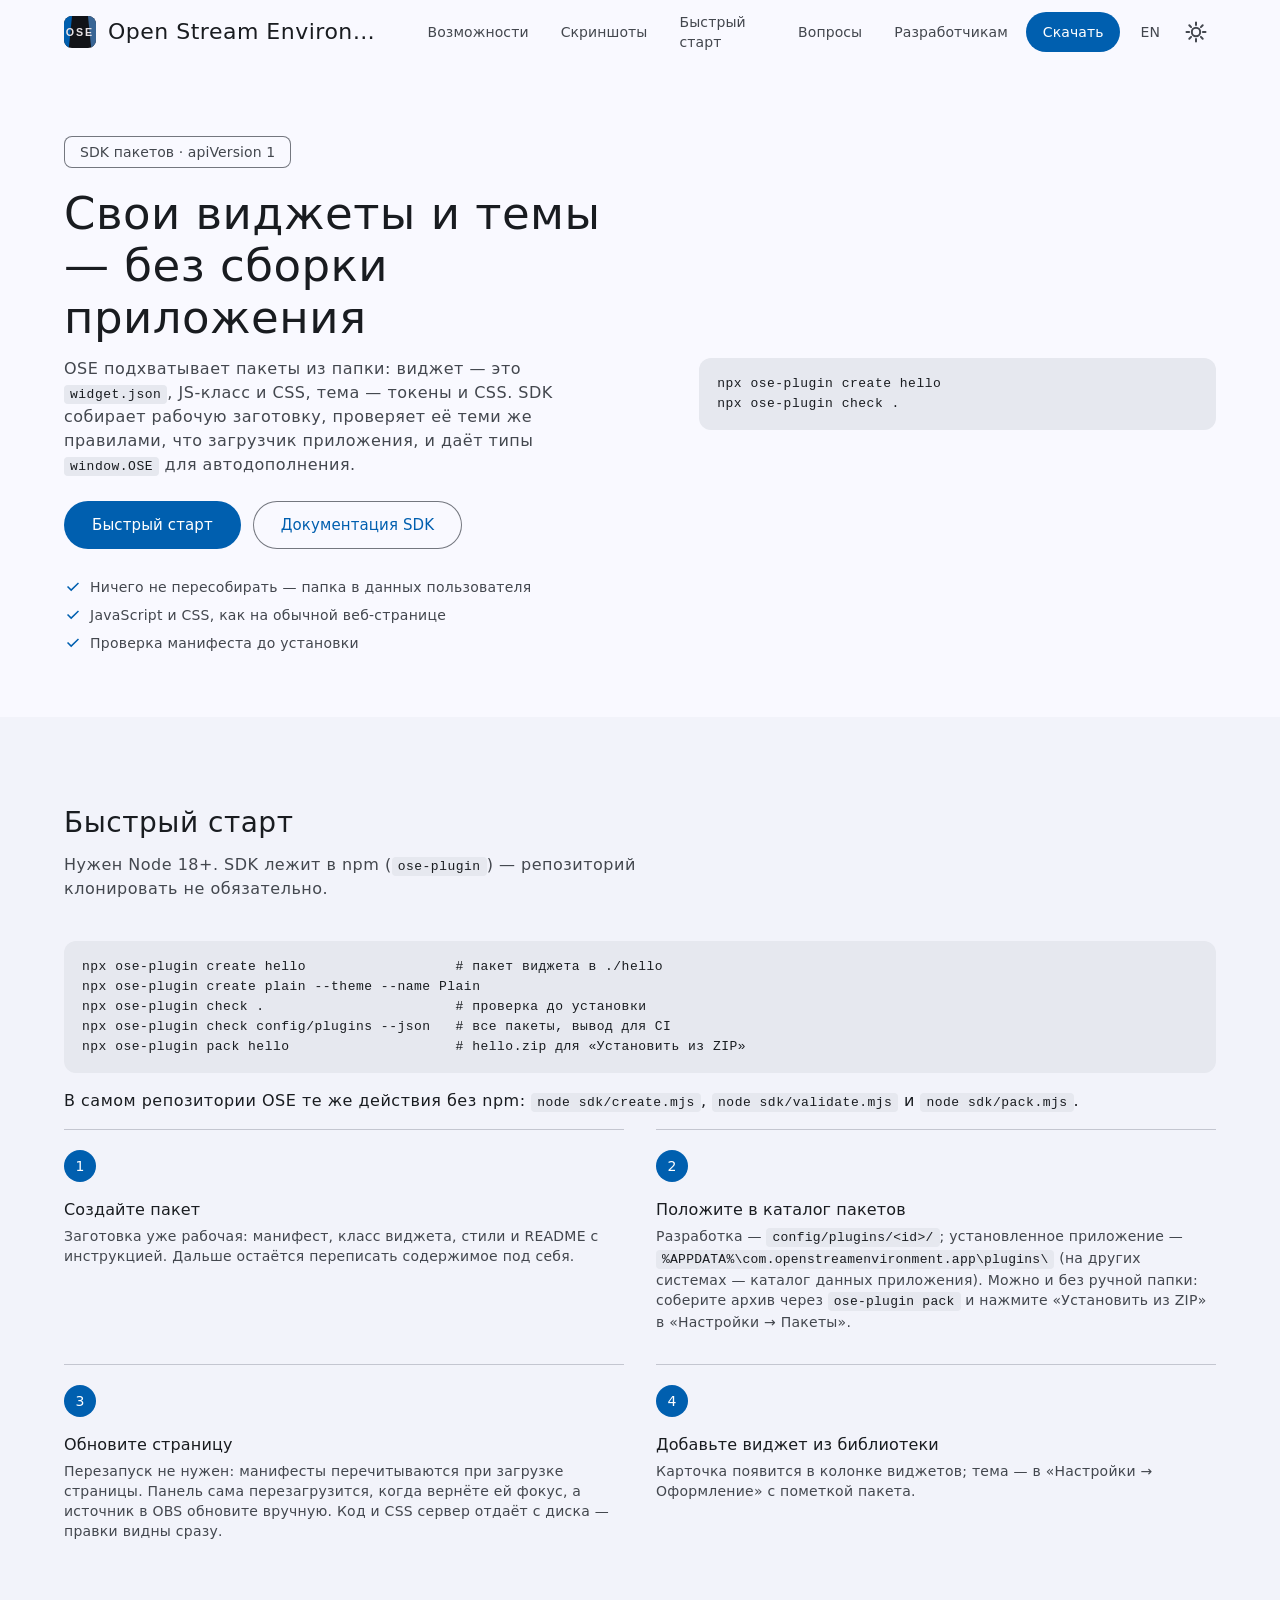
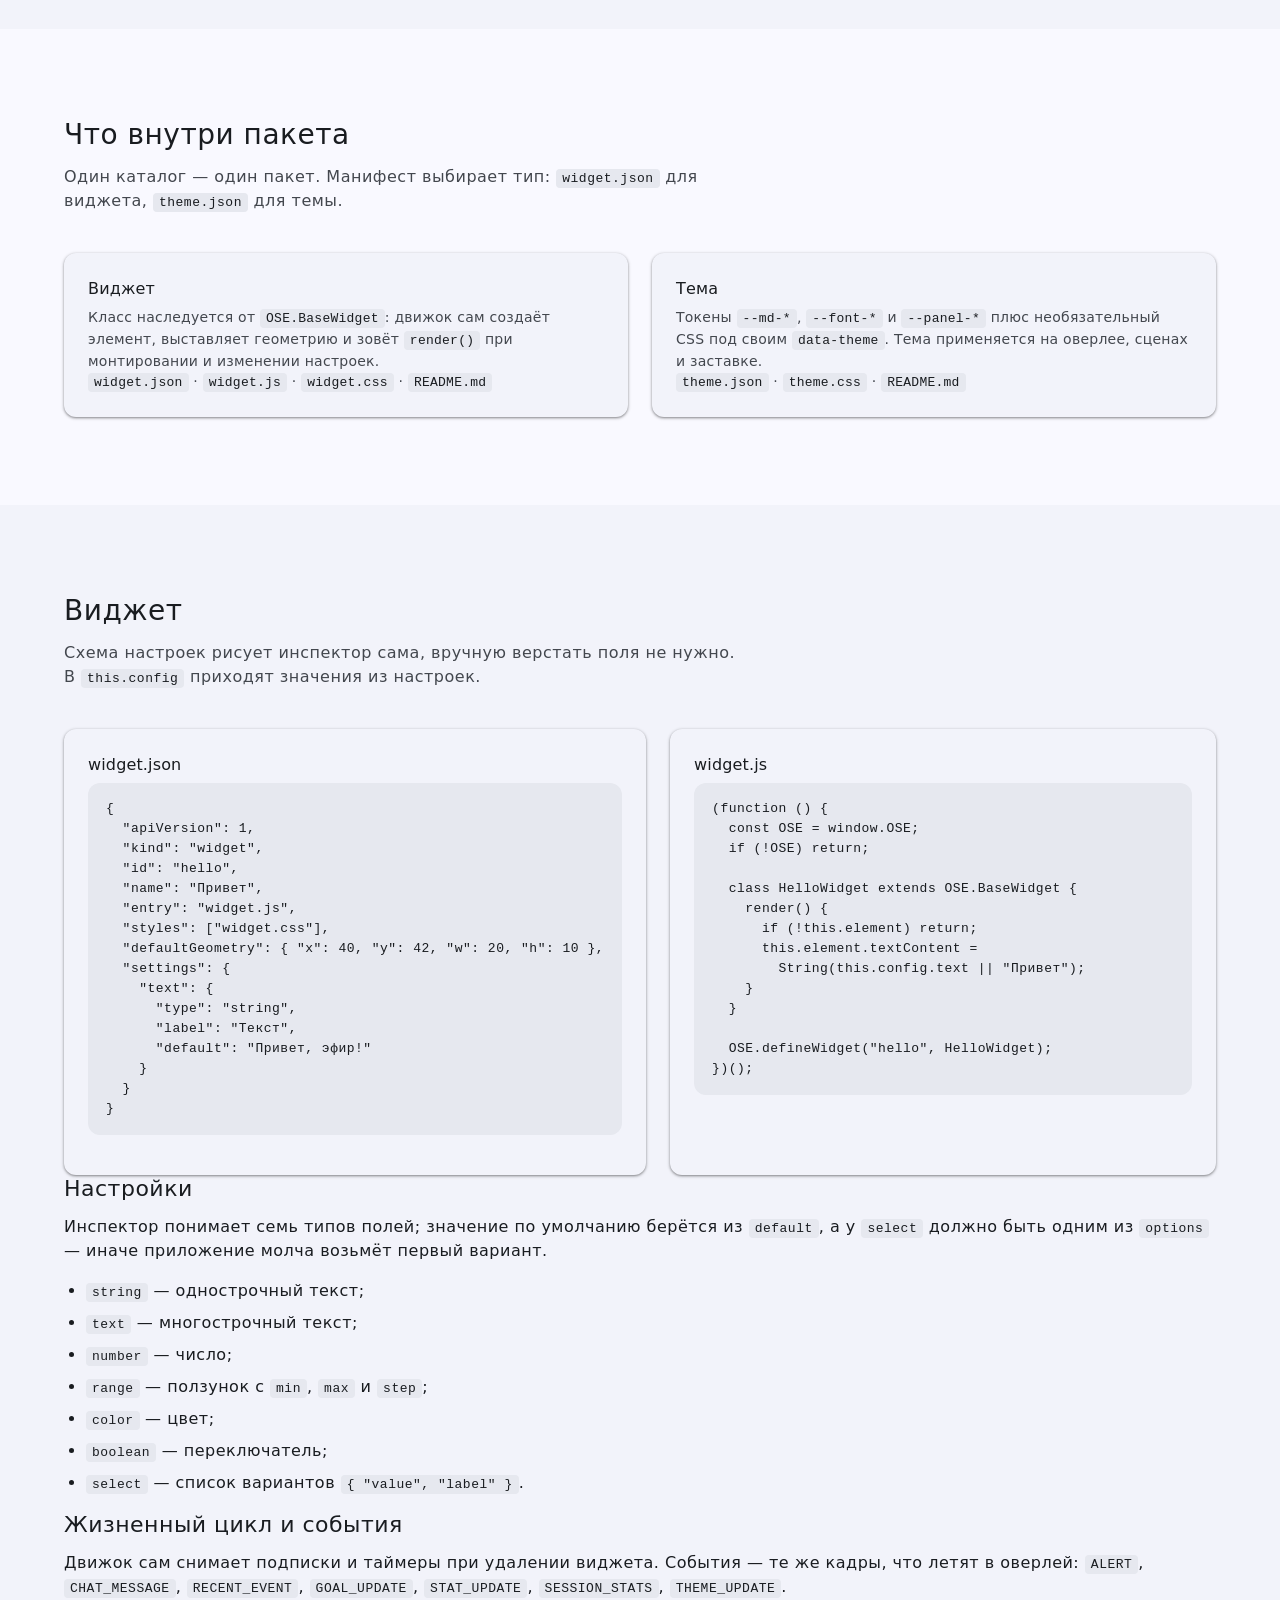
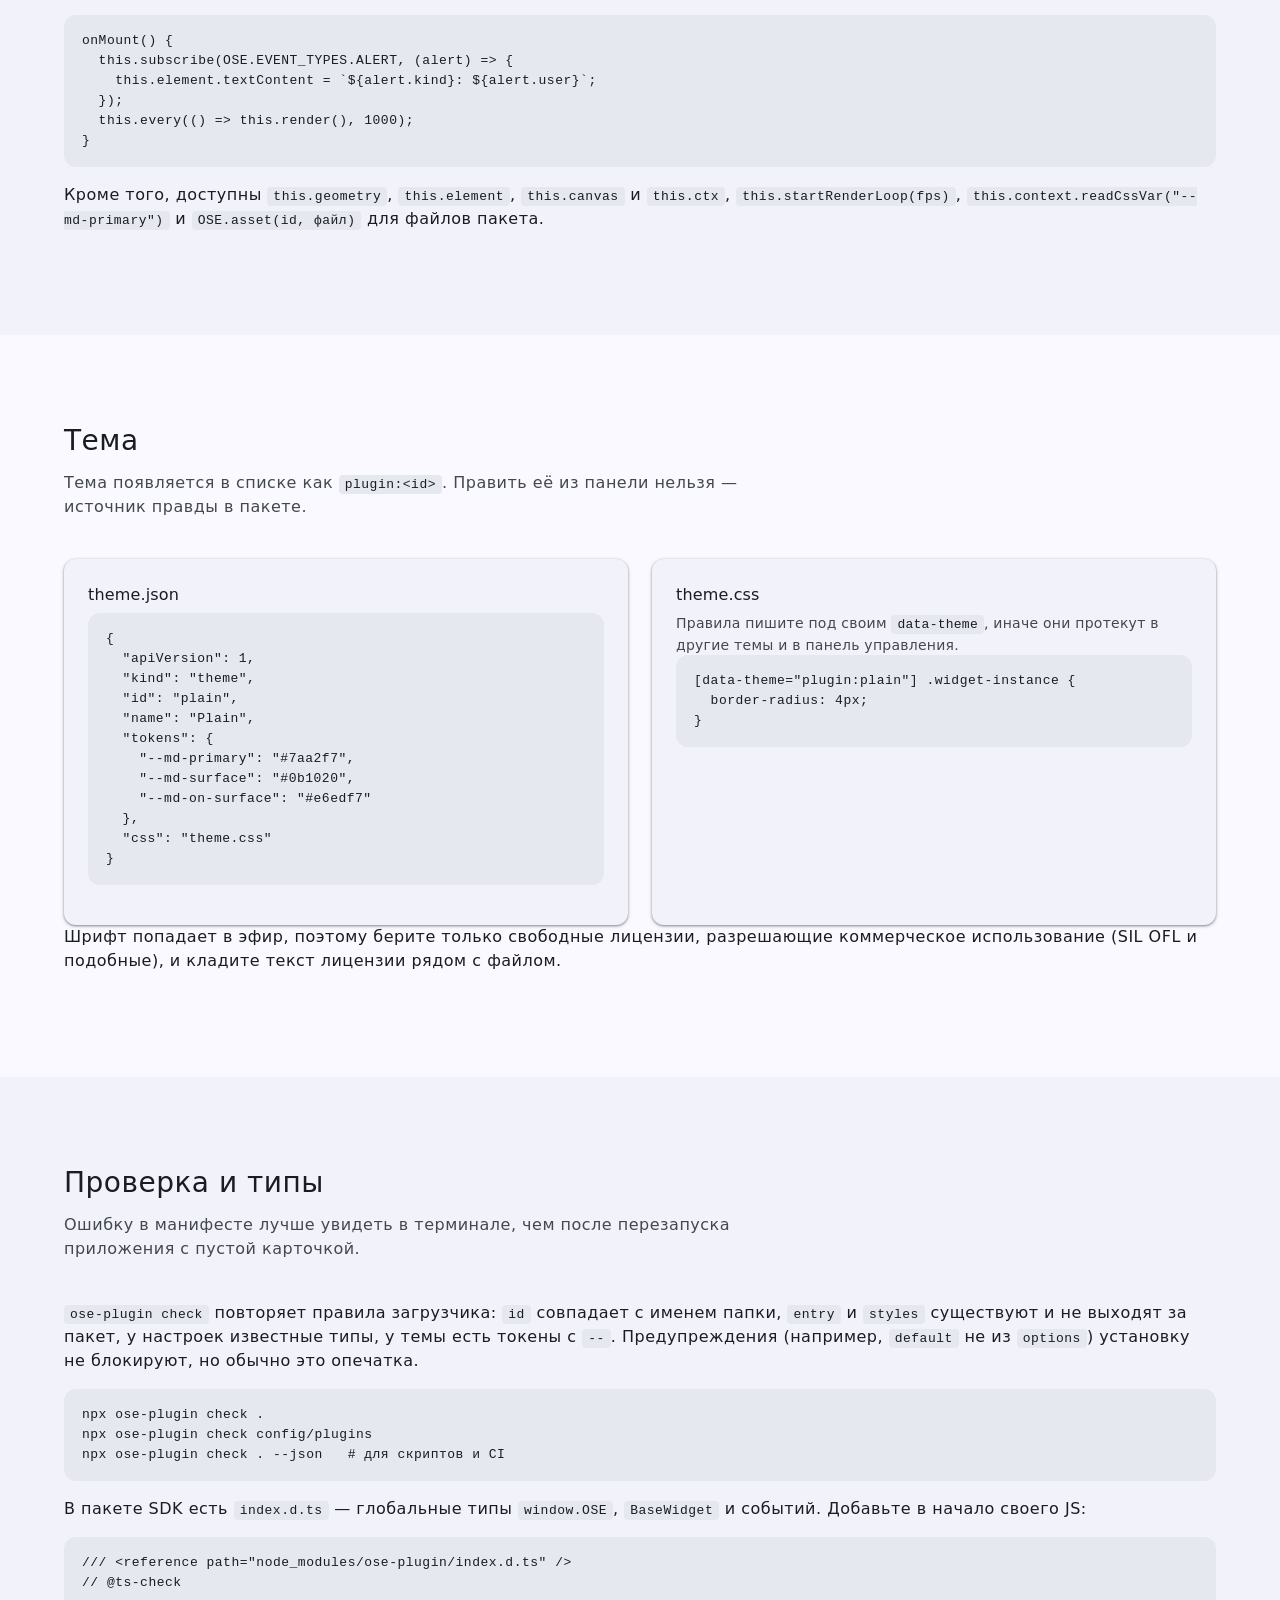
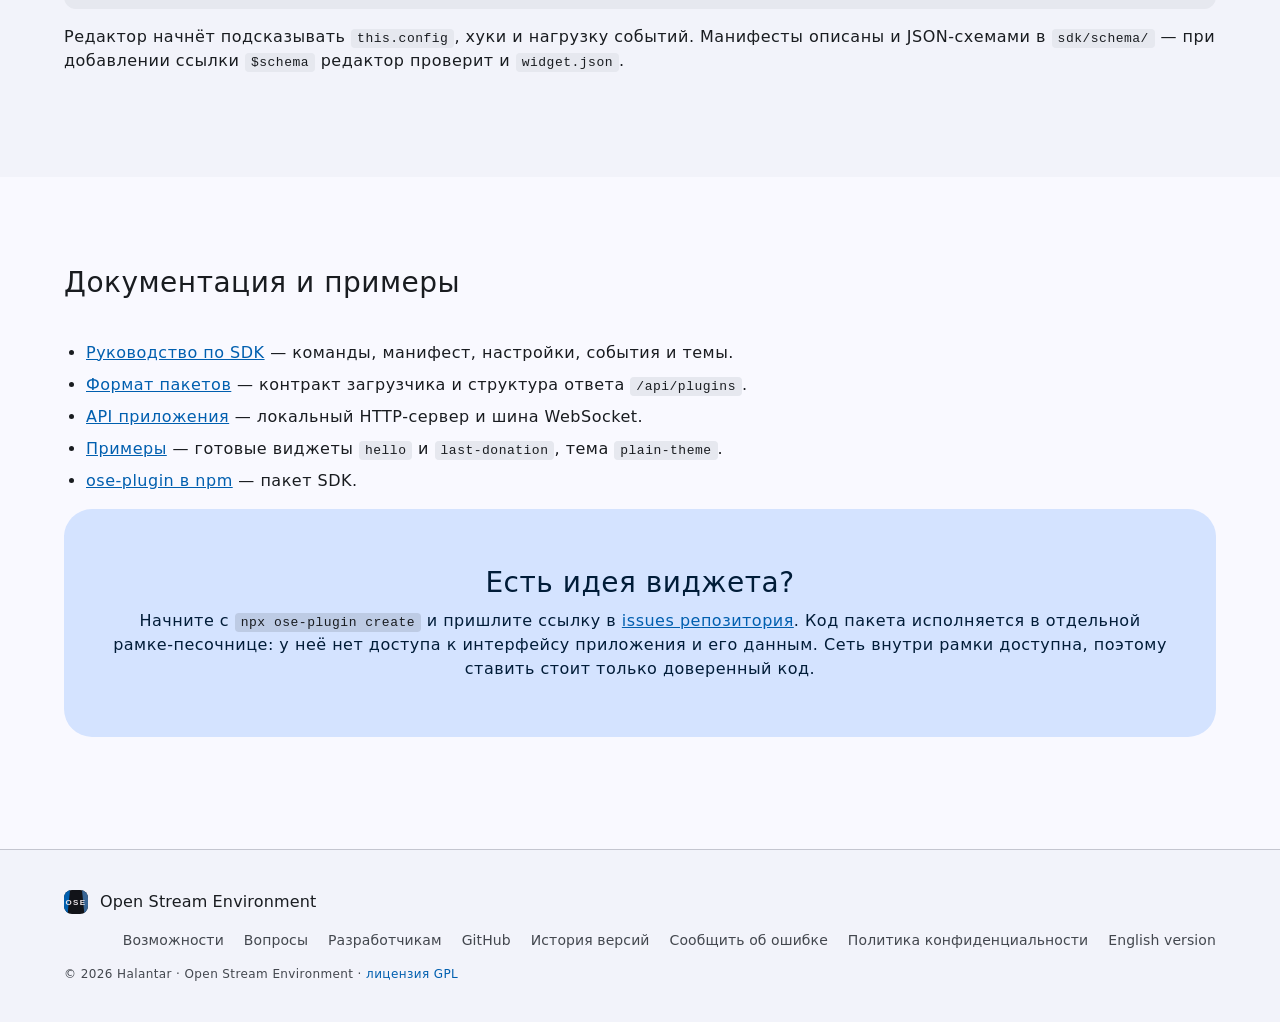
<file: developers.html>
<!DOCTYPE html>
<html lang="ru">
<head>
<meta charset="utf-8">
<meta name="viewport" content="width=device-width, initial-scale=1">

<title>SDK плагинов — Open Stream Environment</title>
<meta name="description" content="SDK для виджетов и тем Open Stream Environment: npx ose-plugin create собирает рабочий пакет, check проверяет манифест до установки, а типы window.OSE и JSON-схемы подсказывают в редакторе.">
<link rel="canonical" href="https://ose-overlay.ru/developers.html">
<link rel="alternate" hreflang="ru" href="https://ose-overlay.ru/developers.html">
<link rel="alternate" hreflang="en" href="https://ose-overlay.ru/en/developers.html">
<link rel="alternate" hreflang="x-default" href="https://ose-overlay.ru/developers.html">

<meta name="theme-color" content="#F9F9FF" media="(prefers-color-scheme: light)">
<meta name="theme-color" content="#111318" media="(prefers-color-scheme: dark)">
<link rel="icon" href="assets/img/app.svg" type="image/svg+xml">
<link rel="icon" href="favicon.ico" sizes="32x32">
<link rel="apple-touch-icon" href="assets/img/apple-touch-icon.png">
<link rel="manifest" href="site.webmanifest">

<meta property="og:type" content="website">
<meta property="og:site_name" content="Open Stream Environment">
<meta property="og:title" content="SDK плагинов — Open Stream Environment">
<meta property="og:description" content="Свои виджеты и темы для OSE: заготовка одной командой, проверка манифеста до установки, типы window.OSE для редактора.">
<meta property="og:url" content="https://ose-overlay.ru/developers.html">
<meta property="og:image" content="https://ose-overlay.ru/assets/img/og.png">
<meta property="og:image:width" content="1200">
<meta property="og:image:height" content="630">
<meta property="og:image:alt" content="Open Stream Environment — SDK виджетов и тем">
<meta property="og:locale" content="ru_RU">
<meta name="twitter:card" content="summary_large_image">

<link rel="stylesheet" href="assets/css/style.css">

<script>
  try {
    var t = localStorage.getItem('ose-theme');
    if (t === 'light' || t === 'dark') document.documentElement.dataset.theme = t;
  } catch (e) {}
  if (window.scrollY <= 8) document.documentElement.classList.add('at-top');
</script>
</head>
<body>

<a class="skip-link" href="#main">Перейти к содержимому</a>

<header class="site-header" id="header">
  <div class="wrap header-inner">
    <a class="brand" href="./" aria-label="Open Stream Environment — на главную">
      <img class="brand-mark" src="assets/img/app.svg" alt="" width="32" height="32">
      <span class="brand-name">Open Stream Environment</span>
    </a>

    <nav class="nav" id="nav" aria-label="Основная навигация">
      <a href="index.html#features">Возможности</a>
      <a href="index.html#screens">Скриншоты</a>
      <a href="index.html#how">Быстрый старт</a>
      <a href="index.html#faq">Вопросы</a>
      <a href="developers.html" aria-current="page">Разработчикам</a>
      <a class="btn btn-primary nav-cta" href="index.html#download">Скачать</a>
    </nav>

    <div class="header-actions">
      <a class="lang-btn" href="en/developers.html" hreflang="en" lang="en" title="English version">EN</a>
      <button class="icon-btn" id="theme-toggle" type="button" aria-label="Переключить тему">
        <svg class="i-sun" viewBox="0 0 24 24" aria-hidden="true"><circle cx="12" cy="12" r="4.2"/><path d="M12 2.5v2.6M12 18.9v2.6M2.5 12h2.6M18.9 12h2.6M5.3 5.3l1.8 1.8M16.9 16.9l1.8 1.8M18.7 5.3l-1.8 1.8M7.1 16.9l-1.8 1.8"/></svg>
        <svg class="i-moon" viewBox="0 0 24 24" aria-hidden="true"><path d="M20 14.5A8.5 8.5 0 0 1 9.5 4a8.5 8.5 0 1 0 10.5 10.5Z"/></svg>
      </button>
      <button class="icon-btn menu-btn" id="menu-toggle" type="button" aria-label="Меню" aria-expanded="false" aria-controls="nav">
        <svg viewBox="0 0 24 24" aria-hidden="true"><path d="M4 7h16M4 12h16M4 17h16"/></svg>
      </button>
    </div>
  </div>
</header>

<main id="main">

  <section class="hero">
    <div class="wrap hero-inner">
      <div class="hero-copy">
        <p class="badge">SDK пакетов · apiVersion 1</p>
        <h1>Свои виджеты и темы — без сборки приложения</h1>
        <p class="lead">OSE подхватывает пакеты из папки: виджет — это <code>widget.json</code>, JS-класс и CSS, тема — токены и CSS. SDK собирает рабочую заготовку, проверяет её теми же правилами, что загрузчик приложения, и даёт типы <code>window.OSE</code> для автодополнения.</p>

        <div class="cta-row">
          <a class="btn btn-primary btn-lg" href="#quickstart">Быстрый старт</a>
          <a class="btn btn-ghost btn-lg" href="https://github.com/Halantar-git/open-stream-environment/blob/HEAD/sdk/README.md">Документация SDK</a>
        </div>

        <ul class="hero-points">
          <li>Ничего не пересобирать — папка в данных пользователя</li>
          <li>JavaScript и CSS, как на обычной веб-странице</li>
          <li>Проверка манифеста до установки</li>
        </ul>
      </div>

      <div class="hero-visual">
        <pre><code>npx ose-plugin create hello
npx ose-plugin check .</code></pre>
      </div>
    </div>
  </section>

  <section class="section section-soft" id="quickstart">
    <div class="wrap">
      <div class="section-head">
        <h2>Быстрый старт</h2>
        <p class="section-sub">Нужен Node 18+. SDK лежит в npm (<code>ose-plugin</code>) — репозиторий клонировать не обязательно.</p>
      </div>

      <pre><code>npx ose-plugin create hello                  # пакет виджета в ./hello
npx ose-plugin create plain --theme --name Plain
npx ose-plugin check .                       # проверка до установки
npx ose-plugin check config/plugins --json   # все пакеты, вывод для CI
npx ose-plugin pack hello                    # hello.zip для «Установить из ZIP»</code></pre>

      <p>В самом репозитории OSE те же действия без npm: <code>node sdk/create.mjs</code>, <code>node sdk/validate.mjs</code> и <code>node sdk/pack.mjs</code>.</p>

      <ol class="steps">
        <li>
          <span class="step-num">1</span>
          <h3>Создайте пакет</h3>
          <p>Заготовка уже рабочая: манифест, класс виджета, стили и README с инструкцией. Дальше остаётся переписать содержимое под себя.</p>
        </li>
        <li>
          <span class="step-num">2</span>
          <h3>Положите в каталог пакетов</h3>
          <p>Разработка — <code>config/plugins/&lt;id&gt;/</code>; установленное приложение — <code>%APPDATA%\com.openstreamenvironment.app\plugins\</code> (на других системах — каталог данных приложения). Можно и без ручной папки: соберите архив через <code>ose-plugin pack</code> и нажмите «Установить из ZIP» в «Настройки → Пакеты».</p>
        </li>
        <li>
          <span class="step-num">3</span>
          <h3>Обновите страницу</h3>
          <p>Перезапуск не нужен: манифесты перечитываются при загрузке страницы. Панель сама перезагрузится, когда вернёте ей фокус, а источник в OBS обновите вручную. Код и CSS сервер отдаёт с диска — правки видны сразу.</p>
        </li>
        <li>
          <span class="step-num">4</span>
          <h3>Добавьте виджет из библиотеки</h3>
          <p>Карточка появится в колонке виджетов; тема — в «Настройки → Оформление» с пометкой пакета.</p>
        </li>
      </ol>
    </div>
  </section>

  <section class="section">
    <div class="wrap">
      <div class="section-head">
        <h2>Что внутри пакета</h2>
        <p class="section-sub">Один каталог — один пакет. Манифест выбирает тип: <code>widget.json</code> для виджета, <code>theme.json</code> для темы.</p>
      </div>

      <div class="grid grid-2">
        <div class="card">
          <h3>Виджет</h3>
          <p>Класс наследуется от <code>OSE.BaseWidget</code>: движок сам создаёт элемент, выставляет геометрию и зовёт <code>render()</code> при монтировании и изменении настроек.</p>
          <p><code>widget.json</code> · <code>widget.js</code> · <code>widget.css</code> · <code>README.md</code></p>
        </div>
        <div class="card">
          <h3>Тема</h3>
          <p>Токены <code>--md-*</code>, <code>--font-*</code> и <code>--panel-*</code> плюс необязательный CSS под своим <code>data-theme</code>. Тема применяется на оверлее, сценах и заставке.</p>
          <p><code>theme.json</code> · <code>theme.css</code> · <code>README.md</code></p>
        </div>
      </div>
    </div>
  </section>

  <section class="section section-soft" id="widget">
    <div class="wrap">
      <div class="section-head">
        <h2>Виджет</h2>
        <p class="section-sub">Схема настроек рисует инспектор сама, вручную верстать поля не нужно. В <code>this.config</code> приходят значения из настроек.</p>
      </div>

      <div class="grid grid-2">
        <div class="card">
          <h3>widget.json</h3>
          <pre><code>{
  "apiVersion": 1,
  "kind": "widget",
  "id": "hello",
  "name": "Привет",
  "entry": "widget.js",
  "styles": ["widget.css"],
  "defaultGeometry": { "x": 40, "y": 42, "w": 20, "h": 10 },
  "settings": {
    "text": {
      "type": "string",
      "label": "Текст",
      "default": "Привет, эфир!"
    }
  }
}</code></pre>
        </div>
        <div class="card">
          <h3>widget.js</h3>
          <pre><code>(function () {
  const OSE = window.OSE;
  if (!OSE) return;

  class HelloWidget extends OSE.BaseWidget {
    render() {
      if (!this.element) return;
      this.element.textContent =
        String(this.config.text || "Привет");
    }
  }

  OSE.defineWidget("hello", HelloWidget);
})();</code></pre>
        </div>
      </div>

      <h3>Настройки</h3>
      <p>Инспектор понимает семь типов полей; значение по умолчанию берётся из <code>default</code>, а у <code>select</code> должно быть одним из <code>options</code> — иначе приложение молча возьмёт первый вариант.</p>
      <ul class="dev-list">
        <li><code>string</code> — однострочный текст;</li>
        <li><code>text</code> — многострочный текст;</li>
        <li><code>number</code> — число;</li>
        <li><code>range</code> — ползунок с <code>min</code>, <code>max</code> и <code>step</code>;</li>
        <li><code>color</code> — цвет;</li>
        <li><code>boolean</code> — переключатель;</li>
        <li><code>select</code> — список вариантов <code>{ "value", "label" }</code>.</li>
      </ul>

      <h3>Жизненный цикл и события</h3>
      <p>Движок сам снимает подписки и таймеры при удалении виджета. События — те же кадры, что летят в оверлей: <code>ALERT</code>, <code>CHAT_MESSAGE</code>, <code>RECENT_EVENT</code>, <code>GOAL_UPDATE</code>, <code>STAT_UPDATE</code>, <code>SESSION_STATS</code>, <code>THEME_UPDATE</code>.</p>
      <pre><code>onMount() {
  this.subscribe(OSE.EVENT_TYPES.ALERT, (alert) =&gt; {
    this.element.textContent = `${alert.kind}: ${alert.user}`;
  });
  this.every(() =&gt; this.render(), 1000);
}</code></pre>
      <p>Кроме того, доступны <code>this.geometry</code>, <code>this.element</code>, <code>this.canvas</code> и <code>this.ctx</code>, <code>this.startRenderLoop(fps)</code>, <code>this.context.readCssVar("--md-primary")</code> и <code>OSE.asset(id, файл)</code> для файлов пакета.</p>
    </div>
  </section>

  <section class="section" id="theme">
    <div class="wrap">
      <div class="section-head">
        <h2>Тема</h2>
        <p class="section-sub">Тема появляется в списке как <code>plugin:&lt;id&gt;</code>. Править её из панели нельзя — источник правды в пакете.</p>
      </div>

      <div class="grid grid-2">
        <div class="card">
          <h3>theme.json</h3>
          <pre><code>{
  "apiVersion": 1,
  "kind": "theme",
  "id": "plain",
  "name": "Plain",
  "tokens": {
    "--md-primary": "#7aa2f7",
    "--md-surface": "#0b1020",
    "--md-on-surface": "#e6edf7"
  },
  "css": "theme.css"
}</code></pre>
        </div>
        <div class="card">
          <h3>theme.css</h3>
          <p>Правила пишите под своим <code>data-theme</code>, иначе они протекут в другие темы и в панель управления.</p>
          <pre><code>[data-theme="plugin:plain"] .widget-instance {
  border-radius: 4px;
}</code></pre>
        </div>
      </div>
      <p>Шрифт попадает в эфир, поэтому берите только свободные лицензии, разрешающие коммерческое использование (SIL OFL и подобные), и кладите текст лицензии рядом с файлом.</p>
    </div>
  </section>

  <section class="section section-soft" id="check">
    <div class="wrap">
      <div class="section-head">
        <h2>Проверка и типы</h2>
        <p class="section-sub">Ошибку в манифесте лучше увидеть в терминале, чем после перезапуска приложения с пустой карточкой.</p>
      </div>

      <p><code>ose-plugin check</code> повторяет правила загрузчика: <code>id</code> совпадает с именем папки, <code>entry</code> и <code>styles</code> существуют и не выходят за пакет, у настроек известные типы, у темы есть токены с <code>--</code>. Предупреждения (например, <code>default</code> не из <code>options</code>) установку не блокируют, но обычно это опечатка.</p>
      <pre><code>npx ose-plugin check .
npx ose-plugin check config/plugins
npx ose-plugin check . --json   # для скриптов и CI</code></pre>

      <p>В пакете SDK есть <code>index.d.ts</code> — глобальные типы <code>window.OSE</code>, <code>BaseWidget</code> и событий. Добавьте в начало своего JS:</p>
      <pre><code>/// &lt;reference path="node_modules/ose-plugin/index.d.ts" /&gt;
// @ts-check</code></pre>
      <p>Редактор начнёт подсказывать <code>this.config</code>, хуки и нагрузку событий. Манифесты описаны и JSON-схемами в <code>sdk/schema/</code> — при добавлении ссылки <code>$schema</code> редактор проверит и <code>widget.json</code>.</p>
    </div>
  </section>

  <section class="section" id="links">
    <div class="wrap">
      <div class="section-head">
        <h2>Документация и примеры</h2>
      </div>
      <ul class="dev-list dev-links">
        <li><a href="https://github.com/Halantar-git/open-stream-environment/blob/HEAD/sdk/README.md">Руководство по SDK</a> — команды, манифест, настройки, события и темы.</li>
        <li><a href="https://github.com/Halantar-git/open-stream-environment/blob/HEAD/docs/plugin-api.md">Формат пакетов</a> — контракт загрузчика и структура ответа <code>/api/plugins</code>.</li>
        <li><a href="https://github.com/Halantar-git/open-stream-environment/blob/HEAD/docs/api.md">API приложения</a> — локальный HTTP-сервер и шина WebSocket.</li>
        <li><a href="https://github.com/Halantar-git/open-stream-environment/tree/HEAD/docs/examples/plugins">Примеры</a> — готовые виджеты <code>hello</code> и <code>last-donation</code>, тема <code>plain-theme</code>.</li>
        <li><a href="https://www.npmjs.com/package/ose-plugin">ose-plugin в npm</a> — пакет SDK.</li>
      </ul>

      <div class="cta-panel">
        <h2>Есть идея виджета?</h2>
        <p>Начните с <code>npx ose-plugin create</code> и пришлите ссылку в <a href="https://github.com/Halantar-git/open-stream-environment/issues">issues репозитория</a>. Код пакета исполняется в отдельной рамке-песочнице: у неё нет доступа к интерфейсу приложения и его данным. Сеть внутри рамки доступна, поэтому ставить стоит только доверенный код.</p>
      </div>
    </div>
  </section>

</main>

<footer class="site-footer">
  <div class="wrap footer-inner">
    <div class="footer-brand">
      <img class="brand-mark" src="assets/img/app.svg" alt="" width="24" height="24">
      <span>Open Stream Environment</span>
    </div>

    <nav class="footer-nav" aria-label="Ссылки в подвале">
      <a href="index.html#features">Возможности</a>
      <a href="index.html#faq">Вопросы</a>
      <a href="developers.html">Разработчикам</a>
      <a href="https://github.com/Halantar-git/open-stream-environment">GitHub</a>
      <a href="https://github.com/Halantar-git/open-stream-environment/blob/HEAD/CHANGELOG.md">История версий</a>
      <a href="https://github.com/Halantar-git/open-stream-environment/issues">Сообщить об ошибке</a>
      <a href="privacy.html">Политика конфиденциальности</a>
      <a href="en/developers.html" hreflang="en" lang="en">English version</a>
    </nav>

    <p class="footer-legal">© <span id="year">2026</span> Halantar · Open Stream Environment · <a href="https://github.com/Halantar-git/open-stream-environment/blob/HEAD/LICENSE">лицензия GPL</a></p>
  </div>
</footer>

<script src="assets/js/main.js" defer></script>
</body>
</html>
</file>
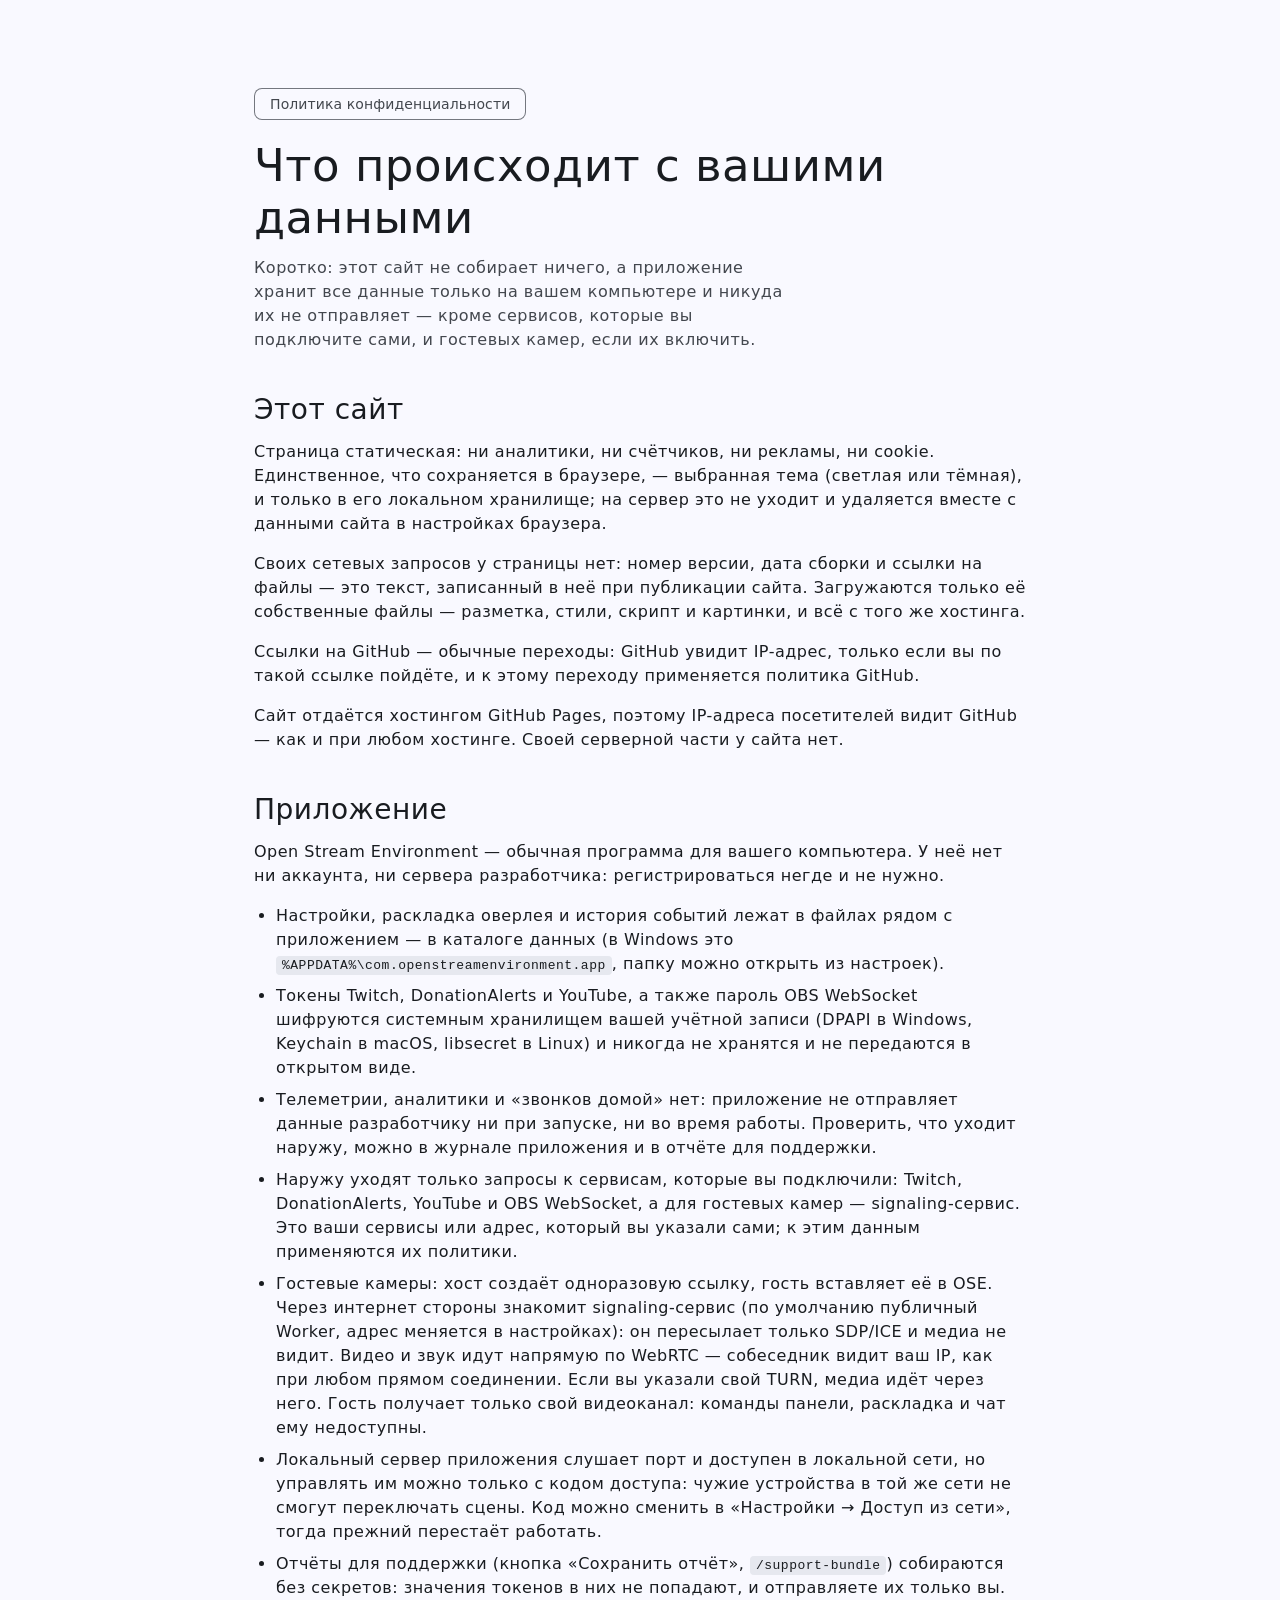
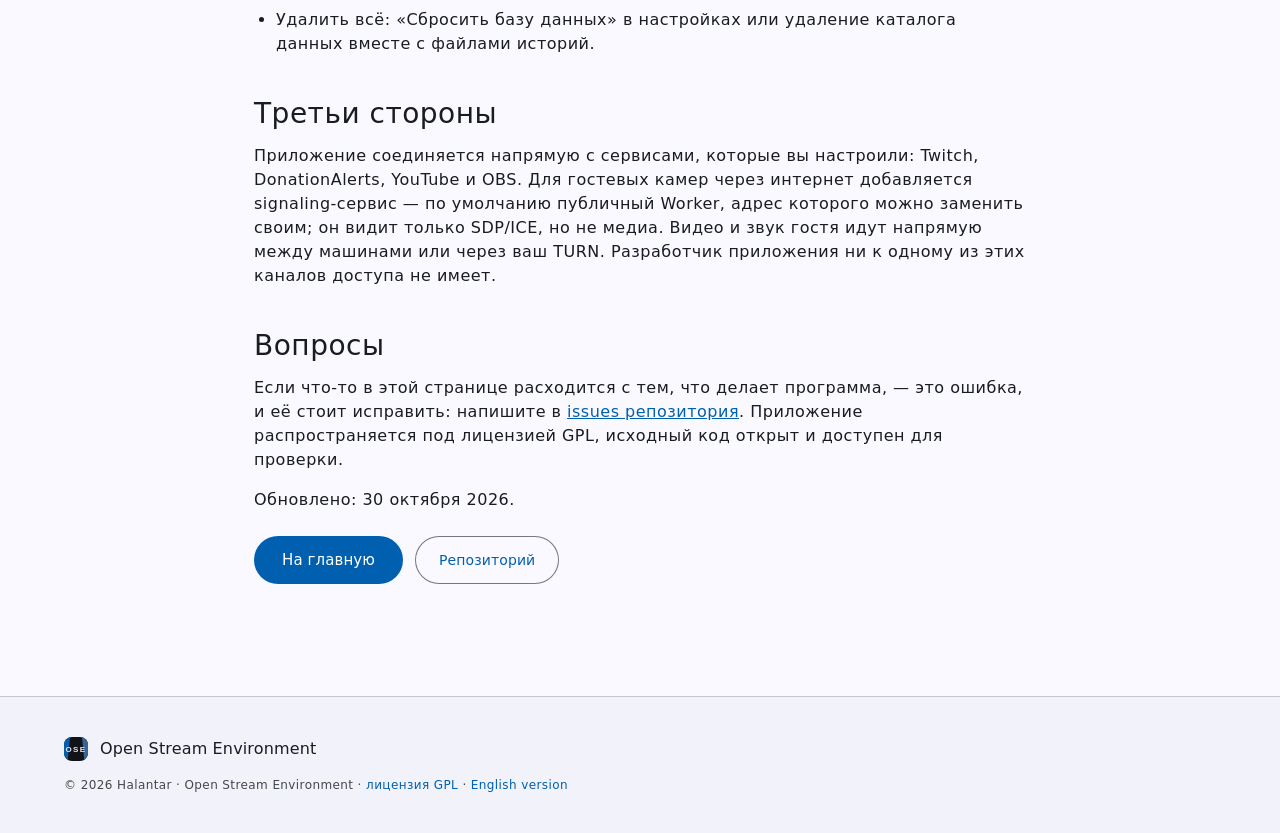
<file: privacy.html>
<!DOCTYPE html>
<html lang="ru">
<head>
<meta charset="utf-8">
<meta name="viewport" content="width=device-width, initial-scale=1">
<title>Политика конфиденциальности — Open Stream Environment</title>
<meta name="description" content="Что делает сайт ose-overlay.ru и приложение Open Stream Environment с вашими данными: сайт ничего не собирает, приложение хранит всё локально и не отправляет данные разработчику; наружу — только подключённые сервисы и гостевые камеры.">
<link rel="canonical" href="https://ose-overlay.ru/privacy.html">
<link rel="alternate" hreflang="ru" href="https://ose-overlay.ru/privacy.html">
<link rel="alternate" hreflang="en" href="https://ose-overlay.ru/en/privacy.html">
<link rel="alternate" hreflang="x-default" href="https://ose-overlay.ru/privacy.html">
<meta name="theme-color" content="#F9F9FF" media="(prefers-color-scheme: light)">
<meta name="theme-color" content="#111318" media="(prefers-color-scheme: dark)">
<link rel="icon" href="assets/img/app.svg" type="image/svg+xml">
<link rel="icon" href="favicon.ico" sizes="32x32">
<link rel="manifest" href="site.webmanifest">
<link rel="stylesheet" href="assets/css/style.css">
<script>
  try {
    var t = localStorage.getItem('ose-theme');
    if (t === 'light' || t === 'dark') document.documentElement.dataset.theme = t;
  } catch (e) {}
</script>
</head>
<body>

<main class="section">
  <div class="wrap wrap-narrow doc">
    <p class="badge">Политика конфиденциальности</p>
    <h1>Что происходит с вашими данными</h1>
    <p class="lead">Коротко: этот сайт не собирает ничего, а приложение хранит все данные только на
      вашем компьютере и никуда их не отправляет — кроме сервисов, которые вы подключите сами,
      и гостевых камер, если их включить.</p>

    <h2>Этот сайт</h2>
    <p>Страница статическая: ни аналитики, ни счётчиков, ни рекламы, ни cookie. Единственное, что
      сохраняется в браузере, — выбранная тема (светлая или тёмная), и только в его локальном
      хранилище; на сервер это не уходит и удаляется вместе с данными сайта в настройках браузера.</p>
    <p>Своих сетевых запросов у страницы нет: номер версии, дата сборки и ссылки на файлы — это текст,
      записанный в неё при публикации сайта. Загружаются только её собственные файлы — разметка, стили,
      скрипт и картинки, и всё с того же хостинга.</p>
    <p>Ссылки на GitHub — обычные переходы: GitHub увидит IP-адрес, только если вы по такой ссылке
      пойдёте, и к этому переходу применяется политика GitHub.</p>
    <p>Сайт отдаётся хостингом GitHub Pages, поэтому IP-адреса посетителей видит GitHub — как и при
      любом хостинге. Своей серверной части у сайта нет.</p>

    <h2>Приложение</h2>
    <p>Open Stream Environment — обычная программа для вашего компьютера. У неё нет ни аккаунта, ни
      сервера разработчика: регистрироваться негде и не нужно.</p>
    <ul>
      <li>Настройки, раскладка оверлея и история событий лежат в файлах рядом с приложением — в
        каталоге данных (в Windows это <code>%APPDATA%\com.openstreamenvironment.app</code>, папку можно
        открыть из настроек).</li>
      <li>Токены Twitch, DonationAlerts и YouTube, а также пароль OBS WebSocket шифруются системным
        хранилищем вашей учётной записи (DPAPI в Windows, Keychain в macOS, libsecret в Linux) и
        никогда не хранятся и не передаются в открытом виде.</li>
      <li>Телеметрии, аналитики и «звонков домой» нет: приложение не отправляет данные разработчику
        ни при запуске, ни во время работы. Проверить, что уходит наружу, можно в журнале приложения
        и в отчёте для поддержки.</li>
      <li>Наружу уходят только запросы к сервисам, которые вы подключили: Twitch, DonationAlerts,
        YouTube и OBS WebSocket, а для гостевых камер — signaling-сервис. Это ваши сервисы или
        адрес, который вы указали сами; к этим данным применяются их политики.</li>
      <li>Гостевые камеры: хост создаёт одноразовую ссылку, гость вставляет её в OSE. Через
        интернет стороны знакомит signaling-сервис (по умолчанию публичный Worker, адрес меняется
        в настройках): он пересылает только SDP/ICE и медиа не видит. Видео и звук идут напрямую
        по WebRTC — собеседник видит ваш IP, как при любом прямом соединении. Если вы указали
        свой TURN, медиа идёт через него. Гость получает только свой видеоканал: команды панели,
        раскладка и чат ему недоступны.</li>
      <li>Локальный сервер приложения слушает порт и доступен в локальной сети, но управлять им
        можно только с кодом доступа: чужие устройства в той же сети не смогут переключать сцены.
        Код можно сменить в «Настройки → Доступ из сети», тогда прежний перестаёт работать.</li>
      <li>Отчёты для поддержки (кнопка «Сохранить отчёт», <code>/support-bundle</code>) собираются
        без секретов: значения токенов в них не попадают, и отправляете их только вы.</li>
      <li>Удалить всё: «Сбросить базу данных» в настройках или удаление каталога данных вместе с
        файлами историй.</li>
    </ul>

    <h2>Третьи стороны</h2>
    <p>Приложение соединяется напрямую с сервисами, которые вы настроили: Twitch, DonationAlerts,
      YouTube и OBS. Для гостевых камер через интернет добавляется signaling-сервис — по умолчанию
      публичный Worker, адрес которого можно заменить своим; он видит только SDP/ICE, но не медиа.
      Видео и звук гостя идут напрямую между машинами или через ваш TURN. Разработчик приложения
      ни к одному из этих каналов доступа не имеет.</p>

    <h2>Вопросы</h2>
    <p>Если что-то в этой странице расходится с тем, что делает программа, — это ошибка, и её стоит
      исправить: напишите в <a href="https://github.com/Halantar-git/open-stream-environment/issues">issues
      репозитория</a>. Приложение распространяется под лицензией GPL, исходный код открыт и доступен
      для проверки.</p>
    <p>Обновлено: 30 октября 2026.</p>

    <div class="cta-row">
      <a class="btn btn-primary btn-lg" href="./">На главную</a>
      <a class="btn btn-ghost" href="https://github.com/Halantar-git/open-stream-environment">Репозиторий</a>
    </div>
  </div>
</main>

<footer class="site-footer">
  <div class="wrap footer-inner">
    <div class="footer-brand">
      <img class="brand-mark" src="assets/img/app.svg" alt="" width="24" height="24">
      <span>Open Stream Environment</span>
    </div>
    <p class="footer-legal">© <span id="year">2026</span> Halantar · Open Stream Environment · <a href="https://github.com/Halantar-git/open-stream-environment/blob/HEAD/LICENSE">лицензия GPL</a> · <a href="en/privacy.html" hreflang="en" lang="en">English version</a></p>
  </div>
</footer>

<script>
  var yearEl = document.getElementById('year');
  if (yearEl) yearEl.textContent = String(new Date().getFullYear());

  try {
    var t = localStorage.getItem('ose-theme');
    if (t === 'dark') {
      document.querySelectorAll('meta[name="theme-color"]').forEach(function (m) {
        m.removeAttribute('media');
        m.setAttribute('content', '#111318');
      });
    }
  } catch (e) {}
</script>

</body>
</html>
</file>
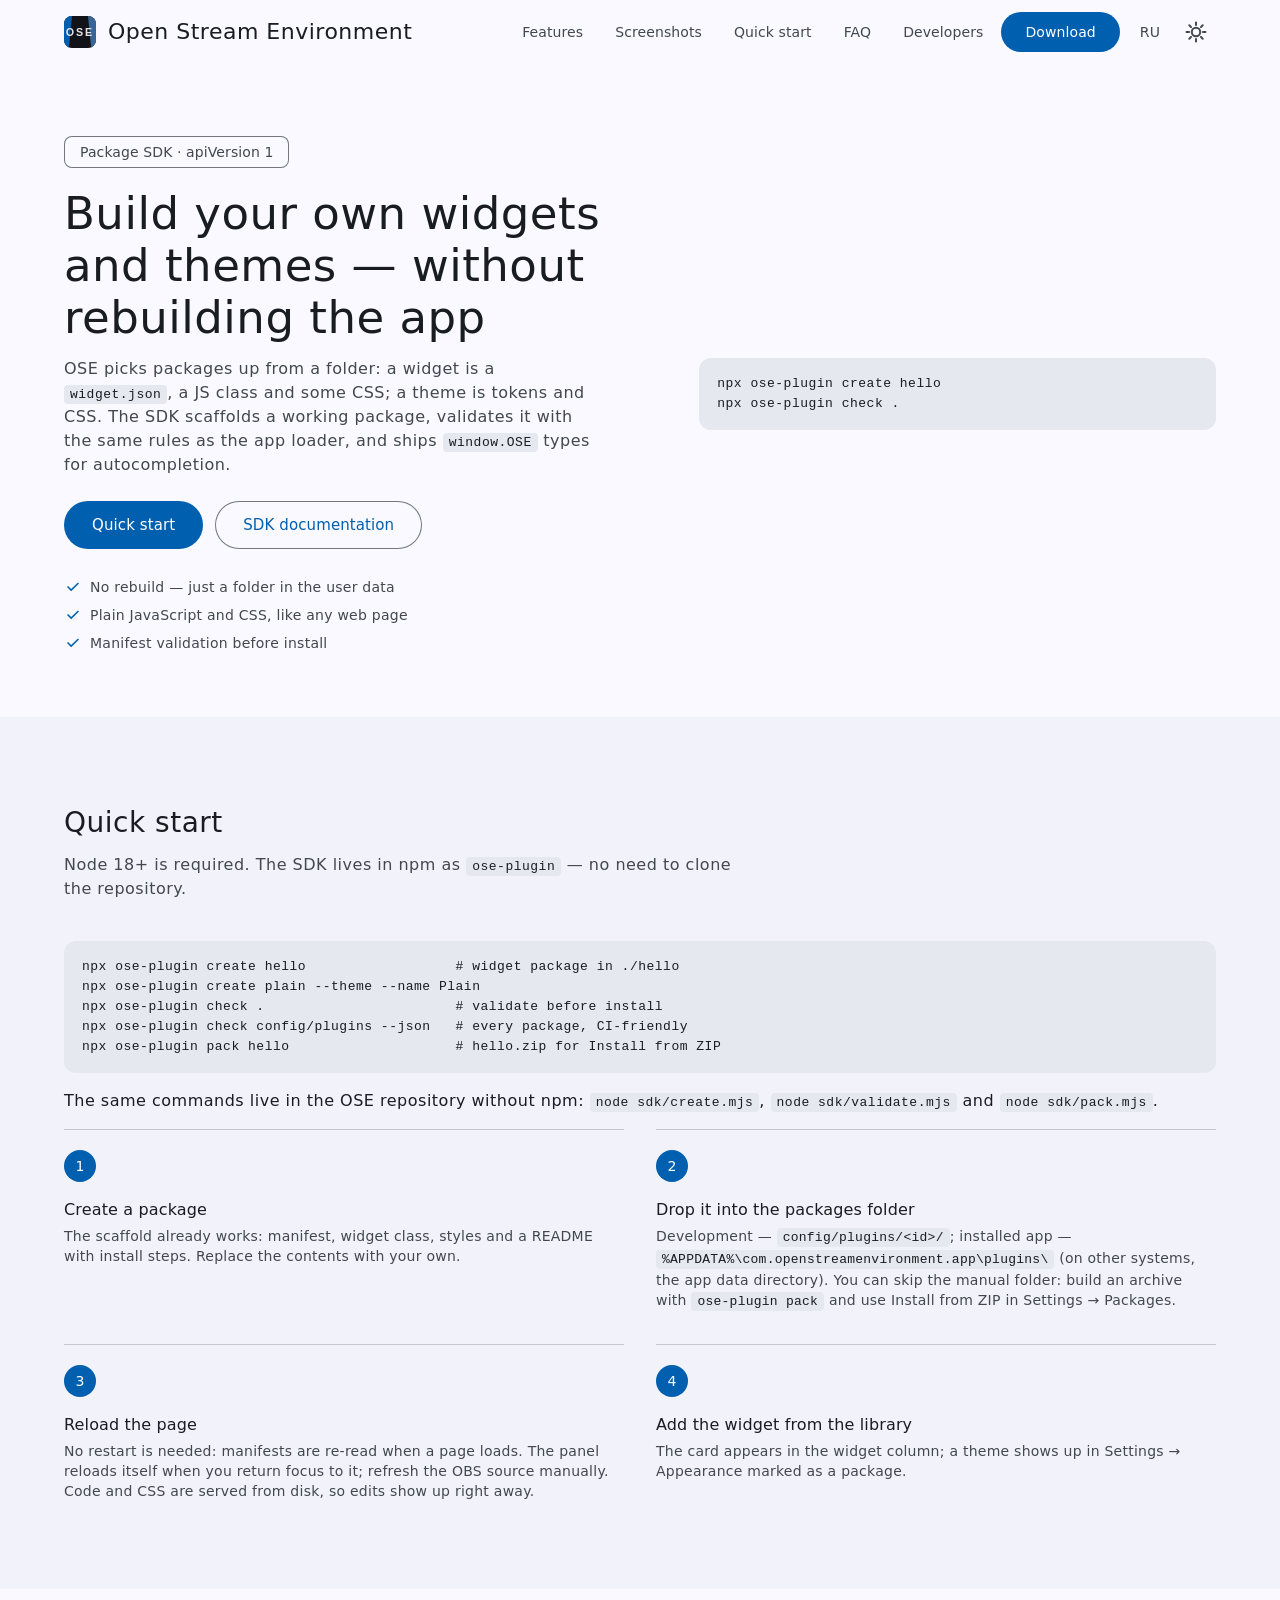
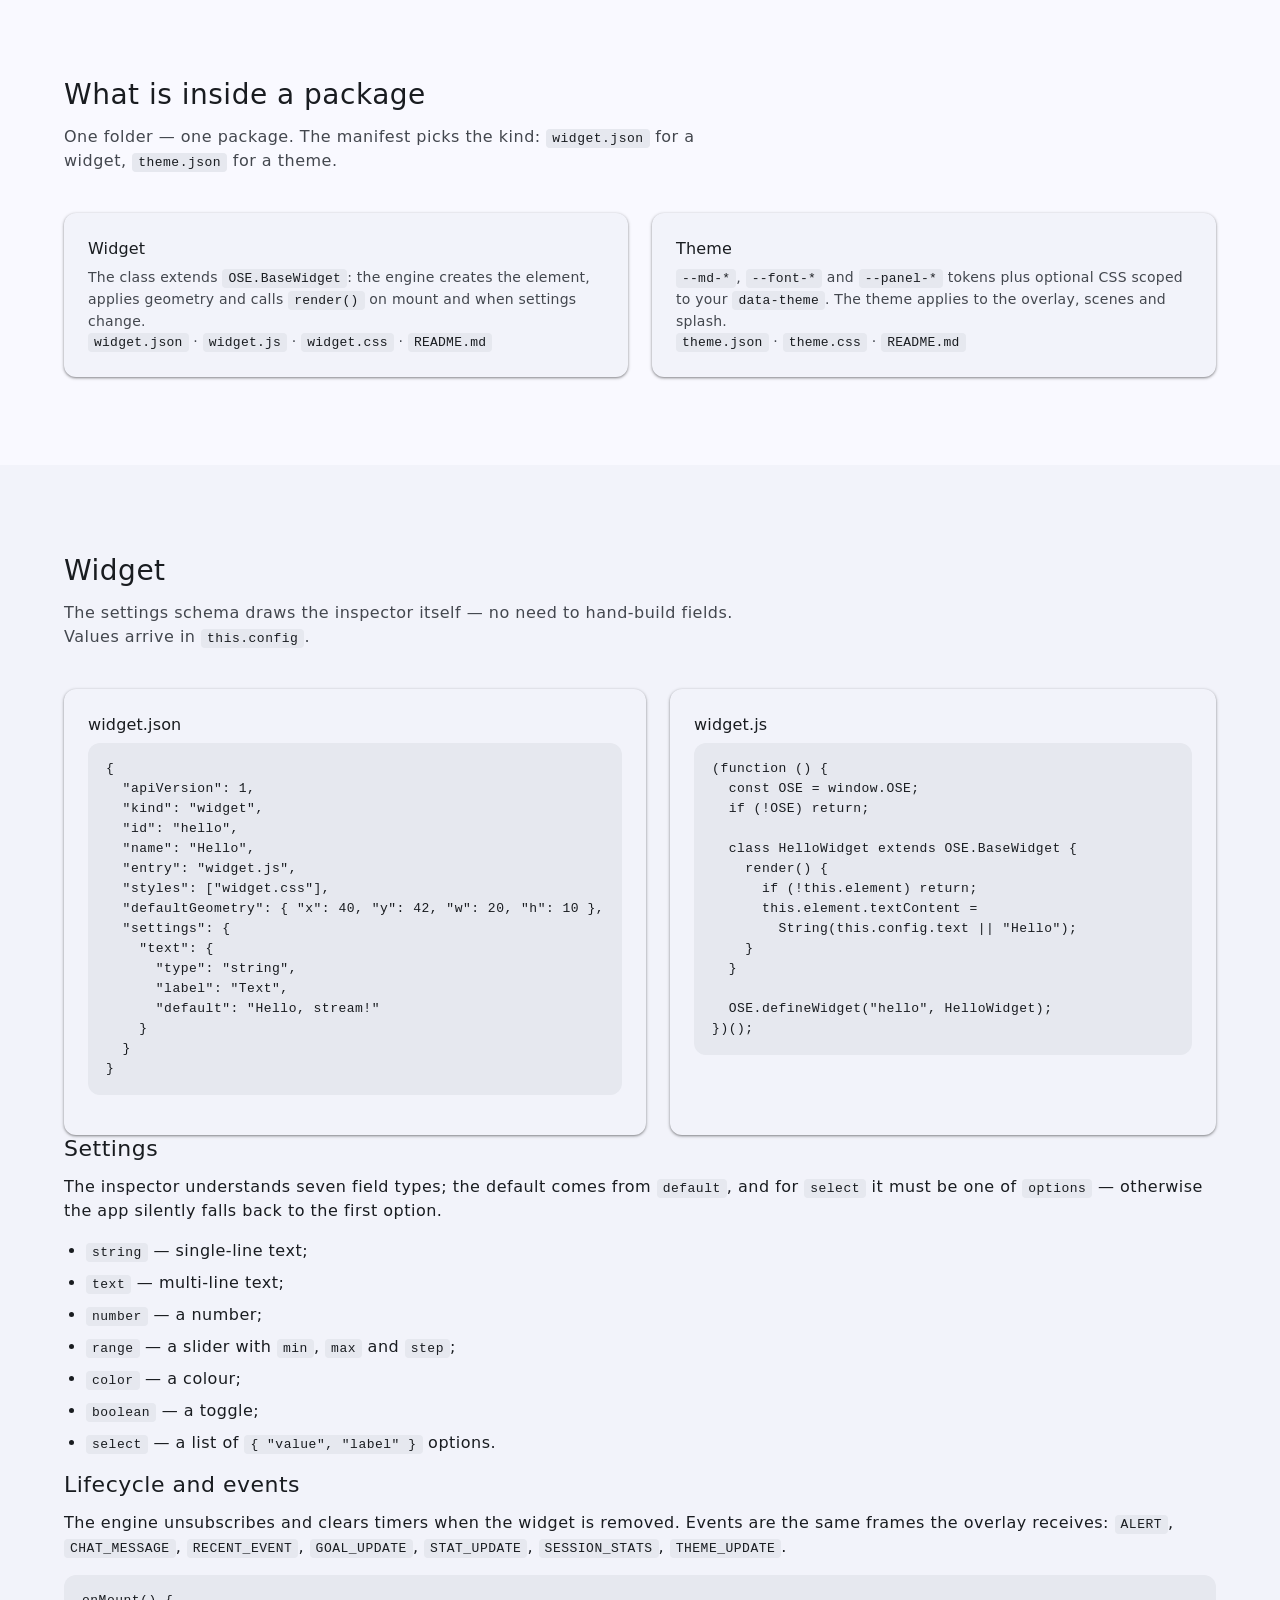
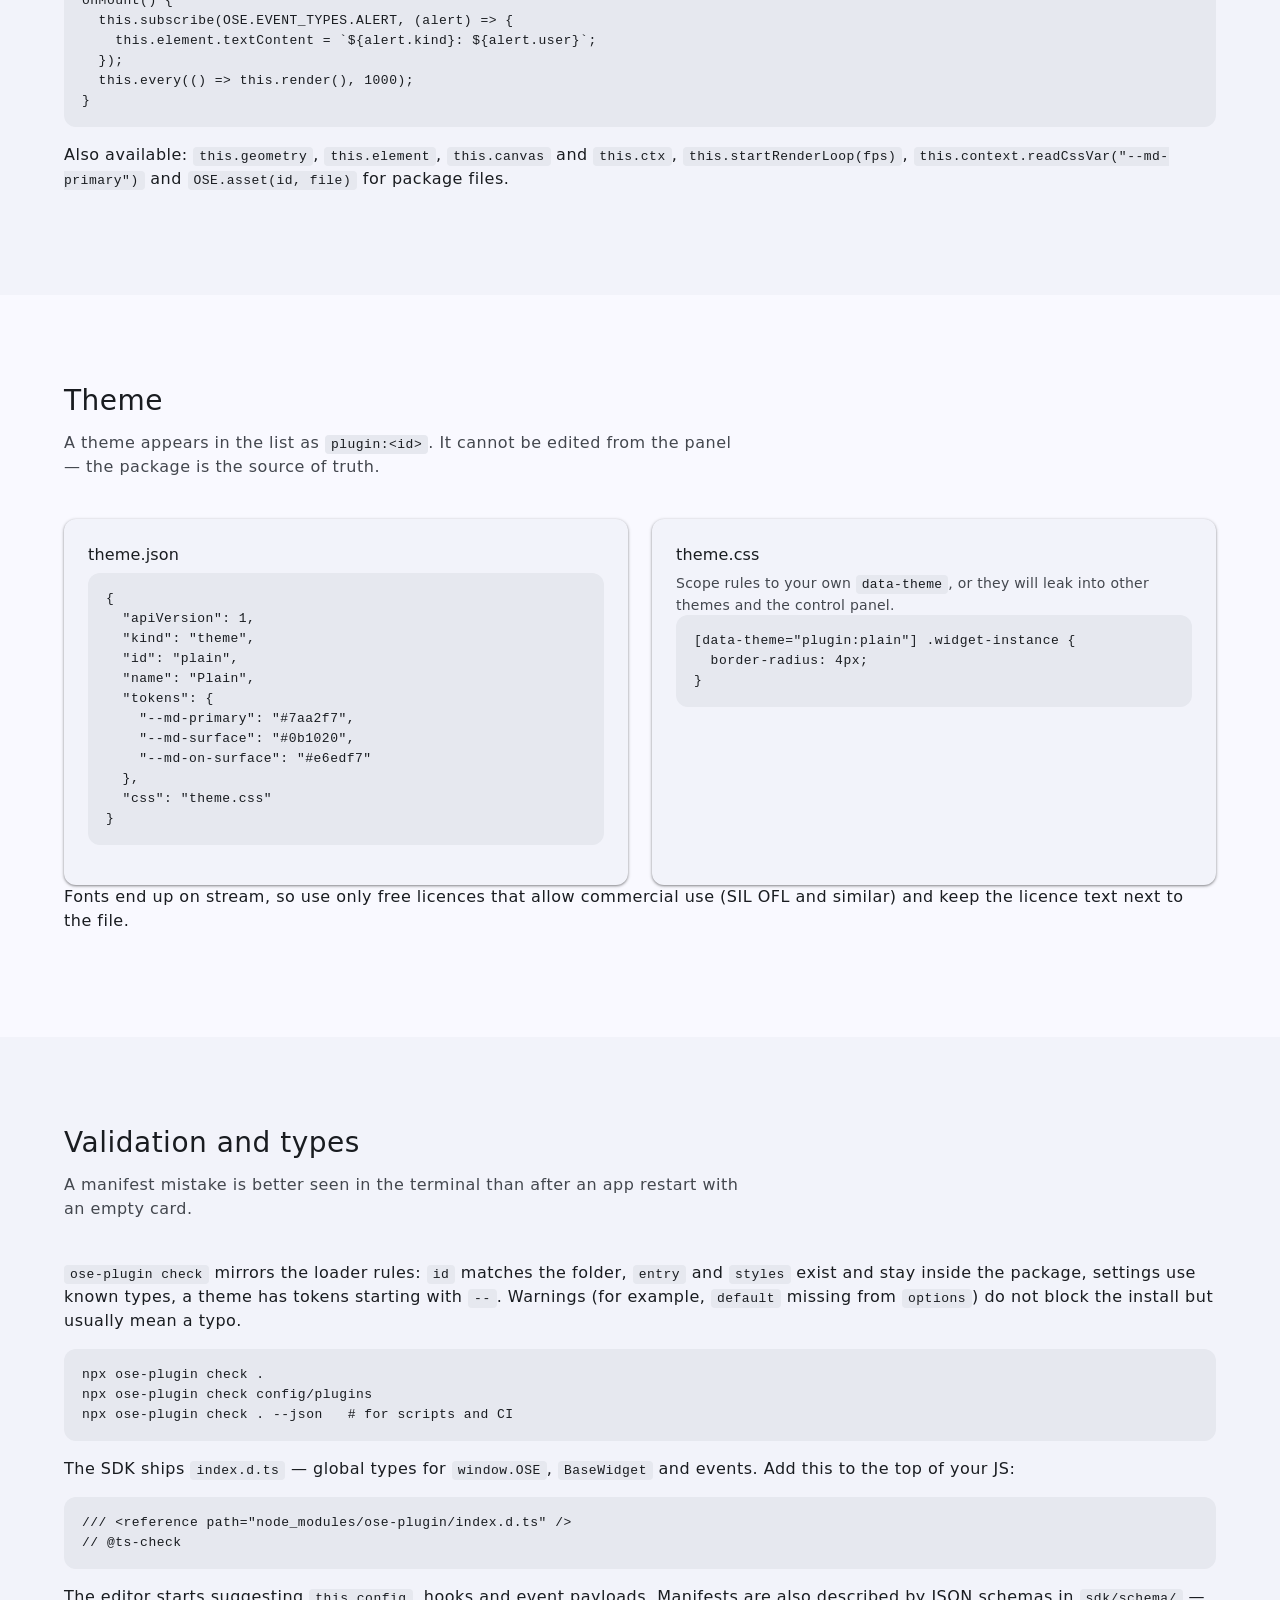
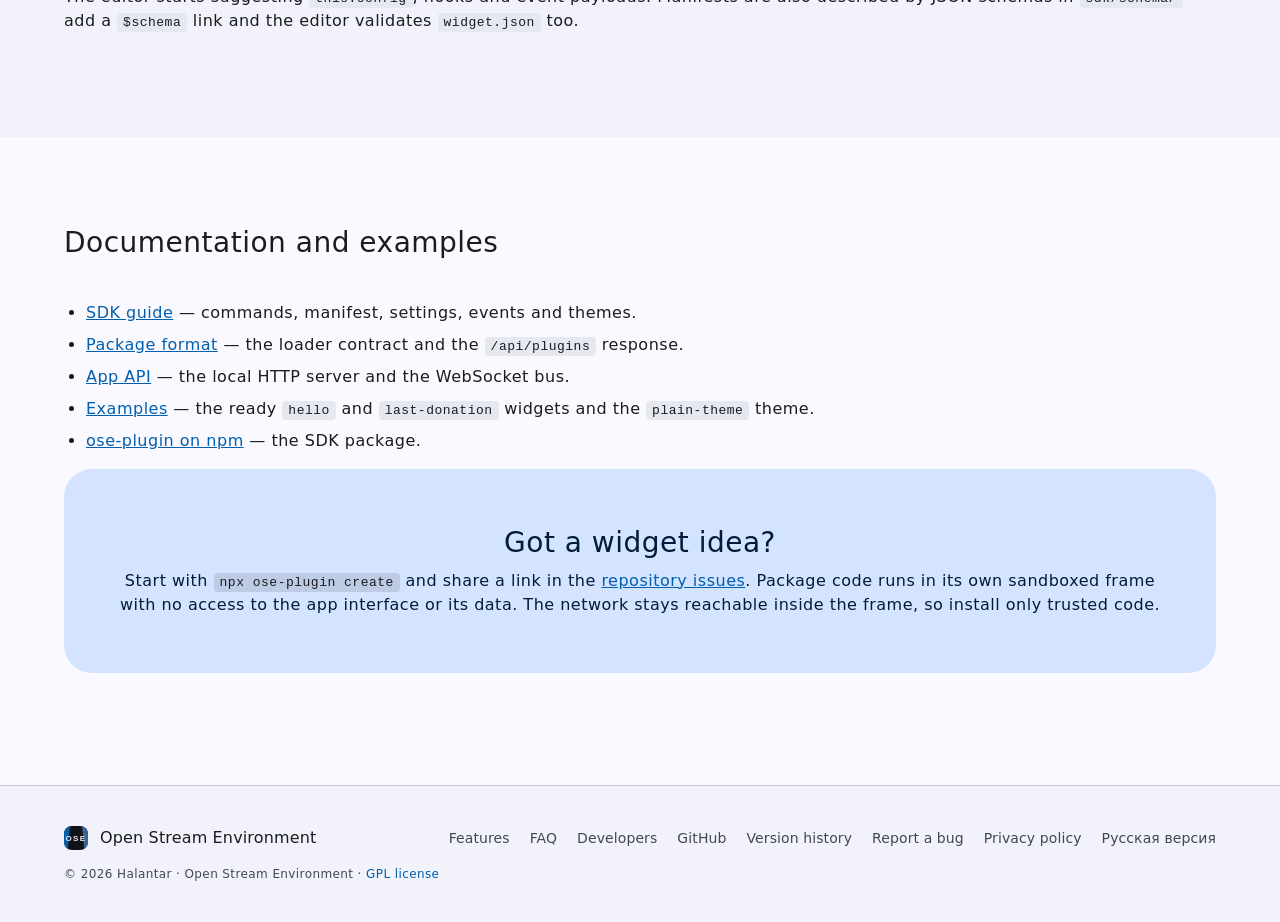
<file: en/developers.html>
<!DOCTYPE html>
<html lang="en">
<head>
<meta charset="utf-8">
<meta name="viewport" content="width=device-width, initial-scale=1">

<title>Plugin SDK — Open Stream Environment</title>
<meta name="description" content="SDK for Open Stream Environment widgets and themes: npx ose-plugin create scaffolds a working package, check validates the manifest before install, and window.OSE types plus JSON schemas help in the editor.">
<link rel="canonical" href="https://ose-overlay.ru/en/developers.html">
<link rel="alternate" hreflang="ru" href="https://ose-overlay.ru/developers.html">
<link rel="alternate" hreflang="en" href="https://ose-overlay.ru/en/developers.html">
<link rel="alternate" hreflang="x-default" href="https://ose-overlay.ru/developers.html">

<meta name="theme-color" content="#F9F9FF" media="(prefers-color-scheme: light)">
<meta name="theme-color" content="#111318" media="(prefers-color-scheme: dark)">
<link rel="icon" href="../assets/img/app.svg" type="image/svg+xml">
<link rel="icon" href="../favicon.ico" sizes="32x32">
<link rel="apple-touch-icon" href="../assets/img/apple-touch-icon.png">
<link rel="manifest" href="../site.webmanifest">

<meta property="og:type" content="website">
<meta property="og:site_name" content="Open Stream Environment">
<meta property="og:title" content="Plugin SDK — Open Stream Environment">
<meta property="og:description" content="Your own widgets and themes for OSE: a scaffold in one command, manifest validation before install, and window.OSE types for the editor.">
<meta property="og:url" content="https://ose-overlay.ru/en/developers.html">
<meta property="og:image" content="https://ose-overlay.ru/assets/img/og.png">
<meta property="og:image:width" content="1200">
<meta property="og:image:height" content="630">
<meta property="og:image:alt" content="Open Stream Environment — widget and theme SDK">
<meta property="og:locale" content="en_US">
<meta property="og:locale:alternate" content="ru_RU">
<meta name="twitter:card" content="summary_large_image">

<link rel="stylesheet" href="../assets/css/style.css">

<script>
  try {
    var t = localStorage.getItem('ose-theme');
    if (t === 'light' || t === 'dark') document.documentElement.dataset.theme = t;
  } catch (e) {}
  if (window.scrollY <= 8) document.documentElement.classList.add('at-top');
</script>
</head>
<body>

<a class="skip-link" href="#main">Skip to content</a>

<header class="site-header" id="header">
  <div class="wrap header-inner">
    <a class="brand" href="../" aria-label="Open Stream Environment — home">
      <img class="brand-mark" src="../assets/img/app.svg" alt="" width="32" height="32">
      <span class="brand-name">Open Stream Environment</span>
    </a>

    <nav class="nav" id="nav" aria-label="Main navigation">
      <a href="../index.html#features">Features</a>
      <a href="../index.html#screens">Screenshots</a>
      <a href="../index.html#how">Quick start</a>
      <a href="../index.html#faq">FAQ</a>
      <a href="developers.html" aria-current="page">Developers</a>
      <a class="btn btn-primary nav-cta" href="../index.html#download">Download</a>
    </nav>

    <div class="header-actions">
      <a class="lang-btn" href="../developers.html" hreflang="ru" lang="ru" title="Русская версия">RU</a>
      <button class="icon-btn" id="theme-toggle" type="button" aria-label="Switch theme">
        <svg class="i-sun" viewBox="0 0 24 24" aria-hidden="true"><circle cx="12" cy="12" r="4.2"/><path d="M12 2.5v2.6M12 18.9v2.6M2.5 12h2.6M18.9 12h2.6M5.3 5.3l1.8 1.8M16.9 16.9l1.8 1.8M18.7 5.3l-1.8 1.8M7.1 16.9l-1.8 1.8"/></svg>
        <svg class="i-moon" viewBox="0 0 24 24" aria-hidden="true"><path d="M20 14.5A8.5 8.5 0 0 1 9.5 4a8.5 8.5 0 1 0 10.5 10.5Z"/></svg>
      </button>
      <button class="icon-btn menu-btn" id="menu-toggle" type="button" aria-label="Menu" aria-expanded="false" aria-controls="nav">
        <svg viewBox="0 0 24 24" aria-hidden="true"><path d="M4 7h16M4 12h16M4 17h16"/></svg>
      </button>
    </div>
  </div>
</header>

<main id="main">

  <section class="hero">
    <div class="wrap hero-inner">
      <div class="hero-copy">
        <p class="badge">Package SDK · apiVersion 1</p>
        <h1>Build your own widgets and themes — without rebuilding the app</h1>
        <p class="lead">OSE picks packages up from a folder: a widget is a <code>widget.json</code>, a JS class and some CSS; a theme is tokens and CSS. The SDK scaffolds a working package, validates it with the same rules as the app loader, and ships <code>window.OSE</code> types for autocompletion.</p>

        <div class="cta-row">
          <a class="btn btn-primary btn-lg" href="#quickstart">Quick start</a>
          <a class="btn btn-ghost btn-lg" href="https://github.com/Halantar-git/open-stream-environment/blob/HEAD/sdk/README.md">SDK documentation</a>
        </div>

        <ul class="hero-points">
          <li>No rebuild — just a folder in the user data</li>
          <li>Plain JavaScript and CSS, like any web page</li>
          <li>Manifest validation before install</li>
        </ul>
      </div>

      <div class="hero-visual">
        <pre><code>npx ose-plugin create hello
npx ose-plugin check .</code></pre>
      </div>
    </div>
  </section>

  <section class="section section-soft" id="quickstart">
    <div class="wrap">
      <div class="section-head">
        <h2>Quick start</h2>
        <p class="section-sub">Node 18+ is required. The SDK lives in npm as <code>ose-plugin</code> — no need to clone the repository.</p>
      </div>

      <pre><code>npx ose-plugin create hello                  # widget package in ./hello
npx ose-plugin create plain --theme --name Plain
npx ose-plugin check .                       # validate before install
npx ose-plugin check config/plugins --json   # every package, CI-friendly
npx ose-plugin pack hello                    # hello.zip for Install from ZIP</code></pre>

      <p>The same commands live in the OSE repository without npm: <code>node sdk/create.mjs</code>, <code>node sdk/validate.mjs</code> and <code>node sdk/pack.mjs</code>.</p>

      <ol class="steps">
        <li>
          <span class="step-num">1</span>
          <h3>Create a package</h3>
          <p>The scaffold already works: manifest, widget class, styles and a README with install steps. Replace the contents with your own.</p>
        </li>
        <li>
          <span class="step-num">2</span>
          <h3>Drop it into the packages folder</h3>
          <p>Development — <code>config/plugins/&lt;id&gt;/</code>; installed app — <code>%APPDATA%\com.openstreamenvironment.app\plugins\</code> (on other systems, the app data directory). You can skip the manual folder: build an archive with <code>ose-plugin pack</code> and use Install from ZIP in Settings → Packages.</p>
        </li>
        <li>
          <span class="step-num">3</span>
          <h3>Reload the page</h3>
          <p>No restart is needed: manifests are re-read when a page loads. The panel reloads itself when you return focus to it; refresh the OBS source manually. Code and CSS are served from disk, so edits show up right away.</p>
        </li>
        <li>
          <span class="step-num">4</span>
          <h3>Add the widget from the library</h3>
          <p>The card appears in the widget column; a theme shows up in Settings → Appearance marked as a package.</p>
        </li>
      </ol>
    </div>
  </section>

  <section class="section">
    <div class="wrap">
      <div class="section-head">
        <h2>What is inside a package</h2>
        <p class="section-sub">One folder — one package. The manifest picks the kind: <code>widget.json</code> for a widget, <code>theme.json</code> for a theme.</p>
      </div>

      <div class="grid grid-2">
        <div class="card">
          <h3>Widget</h3>
          <p>The class extends <code>OSE.BaseWidget</code>: the engine creates the element, applies geometry and calls <code>render()</code> on mount and when settings change.</p>
          <p><code>widget.json</code> · <code>widget.js</code> · <code>widget.css</code> · <code>README.md</code></p>
        </div>
        <div class="card">
          <h3>Theme</h3>
          <p><code>--md-*</code>, <code>--font-*</code> and <code>--panel-*</code> tokens plus optional CSS scoped to your <code>data-theme</code>. The theme applies to the overlay, scenes and splash.</p>
          <p><code>theme.json</code> · <code>theme.css</code> · <code>README.md</code></p>
        </div>
      </div>
    </div>
  </section>

  <section class="section section-soft" id="widget">
    <div class="wrap">
      <div class="section-head">
        <h2>Widget</h2>
        <p class="section-sub">The settings schema draws the inspector itself — no need to hand-build fields. Values arrive in <code>this.config</code>.</p>
      </div>

      <div class="grid grid-2">
        <div class="card">
          <h3>widget.json</h3>
          <pre><code>{
  "apiVersion": 1,
  "kind": "widget",
  "id": "hello",
  "name": "Hello",
  "entry": "widget.js",
  "styles": ["widget.css"],
  "defaultGeometry": { "x": 40, "y": 42, "w": 20, "h": 10 },
  "settings": {
    "text": {
      "type": "string",
      "label": "Text",
      "default": "Hello, stream!"
    }
  }
}</code></pre>
        </div>
        <div class="card">
          <h3>widget.js</h3>
          <pre><code>(function () {
  const OSE = window.OSE;
  if (!OSE) return;

  class HelloWidget extends OSE.BaseWidget {
    render() {
      if (!this.element) return;
      this.element.textContent =
        String(this.config.text || "Hello");
    }
  }

  OSE.defineWidget("hello", HelloWidget);
})();</code></pre>
        </div>
      </div>

      <h3>Settings</h3>
      <p>The inspector understands seven field types; the default comes from <code>default</code>, and for <code>select</code> it must be one of <code>options</code> — otherwise the app silently falls back to the first option.</p>
      <ul class="dev-list">
        <li><code>string</code> — single-line text;</li>
        <li><code>text</code> — multi-line text;</li>
        <li><code>number</code> — a number;</li>
        <li><code>range</code> — a slider with <code>min</code>, <code>max</code> and <code>step</code>;</li>
        <li><code>color</code> — a colour;</li>
        <li><code>boolean</code> — a toggle;</li>
        <li><code>select</code> — a list of <code>{ "value", "label" }</code> options.</li>
      </ul>

      <h3>Lifecycle and events</h3>
      <p>The engine unsubscribes and clears timers when the widget is removed. Events are the same frames the overlay receives: <code>ALERT</code>, <code>CHAT_MESSAGE</code>, <code>RECENT_EVENT</code>, <code>GOAL_UPDATE</code>, <code>STAT_UPDATE</code>, <code>SESSION_STATS</code>, <code>THEME_UPDATE</code>.</p>
      <pre><code>onMount() {
  this.subscribe(OSE.EVENT_TYPES.ALERT, (alert) =&gt; {
    this.element.textContent = `${alert.kind}: ${alert.user}`;
  });
  this.every(() =&gt; this.render(), 1000);
}</code></pre>
      <p>Also available: <code>this.geometry</code>, <code>this.element</code>, <code>this.canvas</code> and <code>this.ctx</code>, <code>this.startRenderLoop(fps)</code>, <code>this.context.readCssVar("--md-primary")</code> and <code>OSE.asset(id, file)</code> for package files.</p>
    </div>
  </section>

  <section class="section" id="theme">
    <div class="wrap">
      <div class="section-head">
        <h2>Theme</h2>
        <p class="section-sub">A theme appears in the list as <code>plugin:&lt;id&gt;</code>. It cannot be edited from the panel — the package is the source of truth.</p>
      </div>

      <div class="grid grid-2">
        <div class="card">
          <h3>theme.json</h3>
          <pre><code>{
  "apiVersion": 1,
  "kind": "theme",
  "id": "plain",
  "name": "Plain",
  "tokens": {
    "--md-primary": "#7aa2f7",
    "--md-surface": "#0b1020",
    "--md-on-surface": "#e6edf7"
  },
  "css": "theme.css"
}</code></pre>
        </div>
        <div class="card">
          <h3>theme.css</h3>
          <p>Scope rules to your own <code>data-theme</code>, or they will leak into other themes and the control panel.</p>
          <pre><code>[data-theme="plugin:plain"] .widget-instance {
  border-radius: 4px;
}</code></pre>
        </div>
      </div>
      <p>Fonts end up on stream, so use only free licences that allow commercial use (SIL OFL and similar) and keep the licence text next to the file.</p>
    </div>
  </section>

  <section class="section section-soft" id="check">
    <div class="wrap">
      <div class="section-head">
        <h2>Validation and types</h2>
        <p class="section-sub">A manifest mistake is better seen in the terminal than after an app restart with an empty card.</p>
      </div>

      <p><code>ose-plugin check</code> mirrors the loader rules: <code>id</code> matches the folder, <code>entry</code> and <code>styles</code> exist and stay inside the package, settings use known types, a theme has tokens starting with <code>--</code>. Warnings (for example, <code>default</code> missing from <code>options</code>) do not block the install but usually mean a typo.</p>
      <pre><code>npx ose-plugin check .
npx ose-plugin check config/plugins
npx ose-plugin check . --json   # for scripts and CI</code></pre>

      <p>The SDK ships <code>index.d.ts</code> — global types for <code>window.OSE</code>, <code>BaseWidget</code> and events. Add this to the top of your JS:</p>
      <pre><code>/// &lt;reference path="node_modules/ose-plugin/index.d.ts" /&gt;
// @ts-check</code></pre>
      <p>The editor starts suggesting <code>this.config</code>, hooks and event payloads. Manifests are also described by JSON schemas in <code>sdk/schema/</code> — add a <code>$schema</code> link and the editor validates <code>widget.json</code> too.</p>
    </div>
  </section>

  <section class="section" id="links">
    <div class="wrap">
      <div class="section-head">
        <h2>Documentation and examples</h2>
      </div>
      <ul class="dev-list dev-links">
        <li><a href="https://github.com/Halantar-git/open-stream-environment/blob/HEAD/sdk/README.md">SDK guide</a> — commands, manifest, settings, events and themes.</li>
        <li><a href="https://github.com/Halantar-git/open-stream-environment/blob/HEAD/docs/plugin-api.md">Package format</a> — the loader contract and the <code>/api/plugins</code> response.</li>
        <li><a href="https://github.com/Halantar-git/open-stream-environment/blob/HEAD/docs/api.md">App API</a> — the local HTTP server and the WebSocket bus.</li>
        <li><a href="https://github.com/Halantar-git/open-stream-environment/tree/HEAD/docs/examples/plugins">Examples</a> — the ready <code>hello</code> and <code>last-donation</code> widgets and the <code>plain-theme</code> theme.</li>
        <li><a href="https://www.npmjs.com/package/ose-plugin">ose-plugin on npm</a> — the SDK package.</li>
      </ul>

      <div class="cta-panel">
        <h2>Got a widget idea?</h2>
        <p>Start with <code>npx ose-plugin create</code> and share a link in the <a href="https://github.com/Halantar-git/open-stream-environment/issues">repository issues</a>. Package code runs in its own sandboxed frame with no access to the app interface or its data. The network stays reachable inside the frame, so install only trusted code.</p>
      </div>
    </div>
  </section>

</main>

<footer class="site-footer">
  <div class="wrap footer-inner">
    <div class="footer-brand">
      <img class="brand-mark" src="../assets/img/app.svg" alt="" width="24" height="24">
      <span>Open Stream Environment</span>
    </div>

    <nav class="footer-nav" aria-label="Footer links">
      <a href="../index.html#features">Features</a>
      <a href="../index.html#faq">FAQ</a>
      <a href="developers.html">Developers</a>
      <a href="https://github.com/Halantar-git/open-stream-environment">GitHub</a>
      <a href="https://github.com/Halantar-git/open-stream-environment/blob/HEAD/CHANGELOG.md">Version history</a>
      <a href="https://github.com/Halantar-git/open-stream-environment/issues">Report a bug</a>
      <a href="../privacy.html">Privacy policy</a>
      <a href="../developers.html" hreflang="ru" lang="ru">Русская версия</a>
    </nav>

    <p class="footer-legal">© <span id="year">2026</span> Halantar · Open Stream Environment · <a href="https://github.com/Halantar-git/open-stream-environment/blob/HEAD/LICENSE">GPL license</a></p>
  </div>
</footer>

<script src="../assets/js/main.js" defer></script>
</body>
</html>
</file>
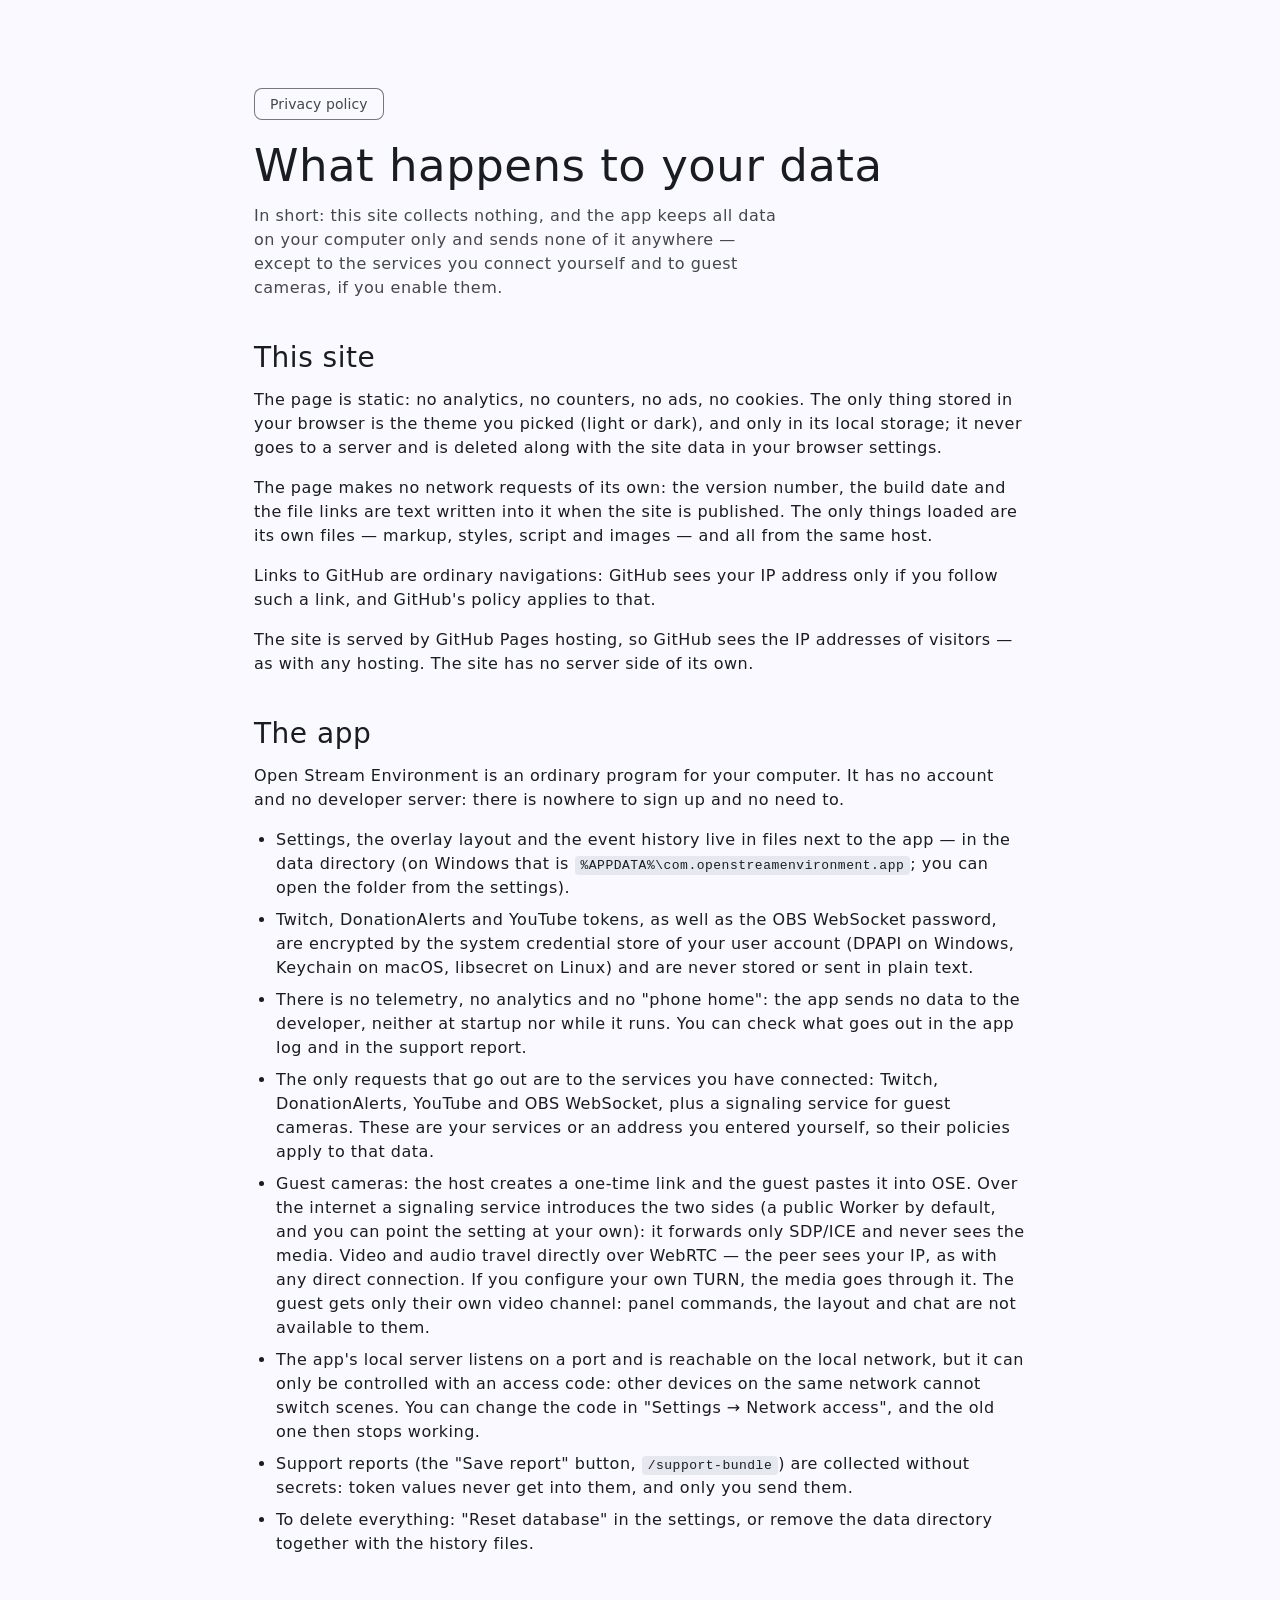
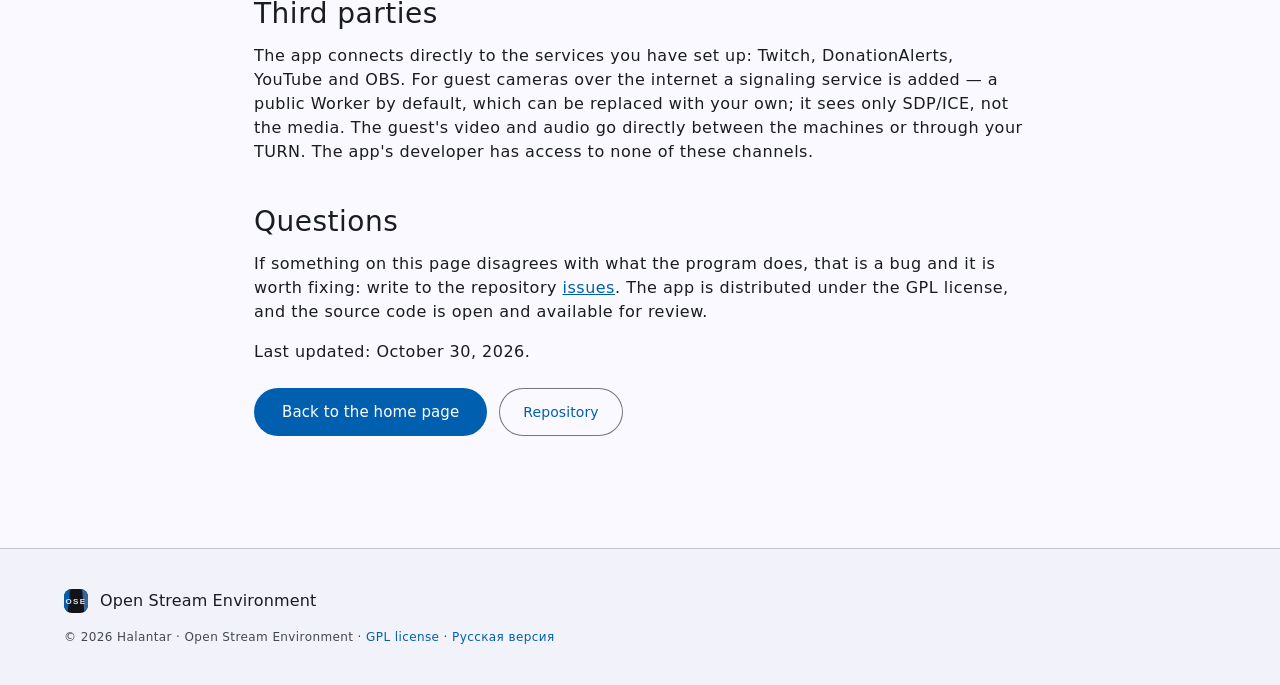
<file: en/privacy.html>
<!DOCTYPE html>
<html lang="en">
<head>
<meta charset="utf-8">
<meta name="viewport" content="width=device-width, initial-scale=1">
<title>Privacy policy — Open Stream Environment</title>
<meta name="description" content="What the ose-overlay.ru site and the Open Stream Environment app do with your data: the site collects nothing, the app keeps everything local and sends no data to the developer; what leaves goes only to the services you connect and to guest cameras.">
<link rel="canonical" href="https://ose-overlay.ru/en/privacy.html">
<link rel="alternate" hreflang="ru" href="https://ose-overlay.ru/privacy.html">
<link rel="alternate" hreflang="en" href="https://ose-overlay.ru/en/privacy.html">
<link rel="alternate" hreflang="x-default" href="https://ose-overlay.ru/privacy.html">
<meta name="theme-color" content="#F9F9FF" media="(prefers-color-scheme: light)">
<meta name="theme-color" content="#111318" media="(prefers-color-scheme: dark)">
<link rel="icon" href="../assets/img/app.svg" type="image/svg+xml">
<link rel="icon" href="../favicon.ico" sizes="32x32">
<link rel="manifest" href="../site.webmanifest">
<link rel="stylesheet" href="../assets/css/style.css">
<script>
  try {
    var t = localStorage.getItem('ose-theme');
    if (t === 'light' || t === 'dark') document.documentElement.dataset.theme = t;
  } catch (e) {}
</script>
</head>
<body>

<main class="section">
  <div class="wrap wrap-narrow doc">
    <p class="badge">Privacy policy</p>
    <h1>What happens to your data</h1>
    <p class="lead">In short: this site collects nothing, and the app keeps all data on your computer
      only and sends none of it anywhere — except to the services you connect yourself and to guest
      cameras, if you enable them.</p>

    <h2>This site</h2>
    <p>The page is static: no analytics, no counters, no ads, no cookies. The only thing stored in your
      browser is the theme you picked (light or dark), and only in its local storage; it never goes to
      a server and is deleted along with the site data in your browser settings.</p>
    <p>The page makes no network requests of its own: the version number, the build date and the file
      links are text written into it when the site is published. The only things loaded are its own
      files — markup, styles, script and images — and all from the same host.</p>
    <p>Links to GitHub are ordinary navigations: GitHub sees your IP address only if you follow such a
      link, and GitHub's policy applies to that.</p>
    <p>The site is served by GitHub Pages hosting, so GitHub sees the IP addresses of visitors — as
      with any hosting. The site has no server side of its own.</p>

    <h2>The app</h2>
    <p>Open Stream Environment is an ordinary program for your computer. It has no account and no
      developer server: there is nowhere to sign up and no need to.</p>
    <ul>
      <li>Settings, the overlay layout and the event history live in files next to the app — in the
        data directory (on Windows that is <code>%APPDATA%\com.openstreamenvironment.app</code>; you can
        open the folder from the settings).</li>
      <li>Twitch, DonationAlerts and YouTube tokens, as well as the OBS WebSocket password, are
        encrypted by the system credential store of your user account (DPAPI on Windows, Keychain on
        macOS, libsecret on Linux) and are never stored or sent in plain text.</li>
      <li>There is no telemetry, no analytics and no "phone home": the app sends no data to the
        developer, neither at startup nor while it runs. You can check what goes out in the app log
        and in the support report.</li>
      <li>The only requests that go out are to the services you have connected: Twitch,
        DonationAlerts, YouTube and OBS WebSocket, plus a signaling service for guest cameras. These
        are your services or an address you entered yourself, so their policies apply to that data.</li>
      <li>Guest cameras: the host creates a one-time link and the guest pastes it into OSE. Over the
        internet a signaling service introduces the two sides (a public Worker by default, and you
        can point the setting at your own): it forwards only SDP/ICE and never sees the media. Video
        and audio travel directly over WebRTC — the peer sees your IP, as with any direct connection.
        If you configure your own TURN, the media goes through it. The guest gets only their own video
        channel: panel commands, the layout and chat are not available to them.</li>
      <li>The app's local server listens on a port and is reachable on the local network, but it can
        only be controlled with an access code: other devices on the same network cannot switch
        scenes. You can change the code in "Settings → Network access", and the old one then stops
        working.</li>
      <li>Support reports (the "Save report" button, <code>/support-bundle</code>) are collected
        without secrets: token values never get into them, and only you send them.</li>
      <li>To delete everything: "Reset database" in the settings, or remove the data directory
        together with the history files.</li>
    </ul>

    <h2>Third parties</h2>
    <p>The app connects directly to the services you have set up: Twitch, DonationAlerts, YouTube and
      OBS. For guest cameras over the internet a signaling service is added — a public Worker by
      default, which can be replaced with your own; it sees only SDP/ICE, not the media. The guest's
      video and audio go directly between the machines or through your TURN. The app's developer has
      access to none of these channels.</p>

    <h2>Questions</h2>
    <p>If something on this page disagrees with what the program does, that is a bug and it is worth
      fixing: write to the repository
      <a href="https://github.com/Halantar-git/open-stream-environment/issues">issues</a>. The app is
      distributed under the GPL license, and the source code is open and available for review.</p>
    <p>Last updated: October 30, 2026.</p>

    <div class="cta-row">
      <a class="btn btn-primary btn-lg" href="../">Back to the home page</a>
      <a class="btn btn-ghost" href="https://github.com/Halantar-git/open-stream-environment">Repository</a>
    </div>
  </div>
</main>

<footer class="site-footer">
  <div class="wrap footer-inner">
    <div class="footer-brand">
      <img class="brand-mark" src="../assets/img/app.svg" alt="" width="24" height="24">
      <span>Open Stream Environment</span>
    </div>
    <p class="footer-legal">© <span id="year">2026</span> Halantar · Open Stream Environment · <a href="https://github.com/Halantar-git/open-stream-environment/blob/HEAD/LICENSE">GPL license</a> · <a href="../privacy.html" hreflang="ru" lang="ru">Русская версия</a></p>
  </div>
</footer>

<script>
  var yearEl = document.getElementById('year');
  if (yearEl) yearEl.textContent = String(new Date().getFullYear());

  try {
    var t = localStorage.getItem('ose-theme');
    if (t === 'dark') {
      document.querySelectorAll('meta[name="theme-color"]').forEach(function (m) {
        m.removeAttribute('media');
        m.setAttribute('content', '#111318');
      });
    }
  } catch (e) {}
</script>

</body>
</html>
</file>
<file: assets/css/style.css>
/* ==========================================================================
   Open Stream Environment — лендинг на Material Design 3
   Токены названы по официальной схеме md.sys.* (material-web / M3 spec),
   поэтому палитру можно заменить целиком, подставив вывод Material Theme Builder.

   Разделы: токены → база → top app bar → кнопки → chip → hero → секции →
   карточки → скриншоты → шаги → FAQ → баннер → подвал → адаптив
   ========================================================================== */

/* ---------- Цветовые роли: светлая схема (seed #005FAF — фирменный синий) ---------- */
:root {
  --md-sys-color-primary: #005FAF;
  --md-sys-color-on-primary: #FFFFFF;
  --md-sys-color-primary-container: #D4E3FF;
  --md-sys-color-on-primary-container: #001C38;
  --md-sys-color-secondary: #386595;
  --md-sys-color-on-secondary: #FFFFFF;
  --md-sys-color-secondary-container: #D2E4F9;
  --md-sys-color-on-secondary-container: #0B1B2C;
  --md-sys-color-tertiary: #0F6684;
  --md-sys-color-on-tertiary: #FFFFFF;
  --md-sys-color-tertiary-container: #BDE9FF;
  --md-sys-color-on-tertiary-container: #001E2B;
  --md-sys-color-error: #BA1A1A;
  --md-sys-color-on-error: #FFFFFF;
  --md-sys-color-error-container: #FFDAD6;
  --md-sys-color-on-error-container: #410002;
  --md-sys-color-background: #F9F9FF;
  --md-sys-color-on-background: #191C20;
  --md-sys-color-surface: #F9F9FF;
  --md-sys-color-on-surface: #191C20;
  --md-sys-color-surface-variant: #E0E2EC;
  --md-sys-color-on-surface-variant: #43474E;
  --md-sys-color-outline: #74777F;
  --md-sys-color-outline-variant: #C4C6D0;
  --md-sys-color-surface-container-lowest: #FFFFFF;
  --md-sys-color-surface-container-low: #F2F3FA;
  --md-sys-color-surface-container: #ECEEF4;
  --md-sys-color-surface-container-high: #E6E8EF;
  --md-sys-color-surface-container-highest: #E1E2E9;
  --md-sys-color-inverse-surface: #2E3135;
  --md-sys-color-inverse-on-surface: #EFF0F7;
  --md-sys-color-inverse-primary: #AAC7FF;
  --md-sys-color-shadow: #000000;
  --md-sys-color-scrim: #000000;

  /* ---------- Типографика: md.sys.typescale ---------- */
  --md-ref-typeface-plain: Roboto, "Roboto Flex", system-ui, -apple-system, "Segoe UI", "Helvetica Neue", Arial, sans-serif;
  --md-sys-typescale-display-small-font: 400 36px/44px var(--md-ref-typeface-plain);
  --md-sys-typescale-headline-large-font: 400 32px/40px var(--md-ref-typeface-plain);
  --md-sys-typescale-headline-medium-font: 400 28px/36px var(--md-ref-typeface-plain);
  --md-sys-typescale-headline-small-font: 400 24px/32px var(--md-ref-typeface-plain);
  --md-sys-typescale-title-large-font: 400 22px/28px var(--md-ref-typeface-plain);
  --md-sys-typescale-title-medium-font: 500 16px/24px var(--md-ref-typeface-plain);
  --md-sys-typescale-title-small-font: 500 14px/20px var(--md-ref-typeface-plain);
  --md-sys-typescale-body-large-font: 400 16px/24px var(--md-ref-typeface-plain);
  --md-sys-typescale-body-medium-font: 400 14px/20px var(--md-ref-typeface-plain);
  --md-sys-typescale-body-small-font: 400 12px/16px var(--md-ref-typeface-plain);
  --md-sys-typescale-label-large-font: 500 14px/20px var(--md-ref-typeface-plain);
  --md-sys-typescale-label-medium-font: 500 12px/16px var(--md-ref-typeface-plain);
  --md-sys-typescale-title-medium-tracking: .15px;
  --md-sys-typescale-title-small-tracking: .1px;
  --md-sys-typescale-body-large-tracking: .5px;
  --md-sys-typescale-body-medium-tracking: .25px;
  --md-sys-typescale-body-small-tracking: .4px;
  --md-sys-typescale-label-large-tracking: .1px;
  --md-sys-typescale-label-medium-tracking: .5px;

  /* ---------- Shape ---------- */
  --md-sys-shape-corner-extra-small: 4px;
  --md-sys-shape-corner-small: 8px;
  --md-sys-shape-corner-medium: 12px;
  --md-sys-shape-corner-large: 16px;
  --md-sys-shape-corner-extra-large: 28px;
  --md-sys-shape-corner-full: 9999px;

  /* ---------- State layer ---------- */
  --md-sys-state-hover-opacity: .08;
  --md-sys-state-focus-opacity: .1;
  --md-sys-state-pressed-opacity: .1;

  /* ---------- Elevation ---------- */
  --md-sys-elevation-level1: 0 1px 2px 0 rgba(0, 0, 0, .3), 0 1px 3px 1px rgba(0, 0, 0, .15);
  --md-sys-elevation-level2: 0 1px 2px 0 rgba(0, 0, 0, .3), 0 2px 6px 2px rgba(0, 0, 0, .15);
  --md-sys-elevation-level3: 0 1px 3px 0 rgba(0, 0, 0, .3), 0 4px 8px 3px rgba(0, 0, 0, .15);
  --md-sys-elevation-level4: 0 2px 4px 0 rgba(0, 0, 0, .3), 0 4px 8px 3px rgba(0, 0, 0, .15);

  /* ---------- Motion ---------- */
  --md-sys-motion-easing-standard: cubic-bezier(.2, 0, 0, 1);
  --md-sys-motion-easing-emphasized-decelerate: cubic-bezier(.05, .7, .1, 1);
  --md-sys-motion-duration-short4: 200ms;
  --md-sys-motion-duration-medium2: 300ms;

  --page-max-width: 1200px;
  --top-bar-height: 64px;
  /* Клинья на фоне страницы — те же две роли, что и в баннере приложения */
  --page-wedge-left: var(--md-sys-color-primary);
  --page-wedge-right: var(--md-sys-color-secondary);
  color-scheme: light;
}

/* ---------- Цветовые роли: тёмная схема ---------- */
@media (prefers-color-scheme: dark) {
  :root:not([data-theme="light"]) {
    --md-sys-color-primary: #AAC7FF;
    --md-sys-color-on-primary: #003060;
    --md-sys-color-primary-container: #004786;
    --md-sys-color-on-primary-container: #D6E3FF;
    --md-sys-color-secondary: #A8C8E8;
    --md-sys-color-on-secondary: #0A1B2C;
    --md-sys-color-secondary-container: #23405A;
    --md-sys-color-on-secondary-container: #D2E4F9;
    --md-sys-color-tertiary: #85CFFF;
    --md-sys-color-on-tertiary: #003546;
    --md-sys-color-tertiary-container: #004D61;
    --md-sys-color-on-tertiary-container: #BDE9FF;
    --md-sys-color-error: #FFB4AB;
    --md-sys-color-on-error: #690005;
    --md-sys-color-error-container: #93000A;
    --md-sys-color-on-error-container: #FFDAD6;
    --md-sys-color-background: #111318;
    --md-sys-color-on-background: #E1E2E9;
    --md-sys-color-surface: #111318;
    --md-sys-color-on-surface: #E1E2E9;
    --md-sys-color-surface-variant: #43474E;
    --md-sys-color-on-surface-variant: #C4C6D0;
    --md-sys-color-outline: #8E9099;
    --md-sys-color-outline-variant: #43474E;
    --md-sys-color-surface-container-lowest: #0C0E13;
    --md-sys-color-surface-container-low: #191C20;
    --md-sys-color-surface-container: #1D2024;
    --md-sys-color-surface-container-high: #282A2F;
    --md-sys-color-surface-container-highest: #33353A;
    --md-sys-color-inverse-surface: #E1E2E9;
    --md-sys-color-inverse-on-surface: #2E3135;
    --md-sys-color-inverse-primary: #005FAF;
    --page-wedge-left: var(--md-sys-color-primary-container);
    --page-wedge-right: var(--md-sys-color-secondary-container);
    color-scheme: dark;
  }
}

:root[data-theme="dark"] {
  --md-sys-color-primary: #AAC7FF;
  --md-sys-color-on-primary: #003060;
  --md-sys-color-primary-container: #004786;
  --md-sys-color-on-primary-container: #D6E3FF;
  --md-sys-color-secondary: #A8C8E8;
  --md-sys-color-on-secondary: #0A1B2C;
  --md-sys-color-secondary-container: #23405A;
  --md-sys-color-on-secondary-container: #D2E4F9;
  --md-sys-color-tertiary: #85CFFF;
  --md-sys-color-on-tertiary: #003546;
  --md-sys-color-tertiary-container: #004D61;
  --md-sys-color-on-tertiary-container: #BDE9FF;
  --md-sys-color-error: #FFB4AB;
  --md-sys-color-on-error: #690005;
  --md-sys-color-error-container: #93000A;
  --md-sys-color-on-error-container: #FFDAD6;
  --md-sys-color-background: #111318;
  --md-sys-color-on-background: #E1E2E9;
  --md-sys-color-surface: #111318;
  --md-sys-color-on-surface: #E1E2E9;
  --md-sys-color-surface-variant: #43474E;
  --md-sys-color-on-surface-variant: #C4C6D0;
  --md-sys-color-outline: #8E9099;
  --md-sys-color-outline-variant: #43474E;
  --md-sys-color-surface-container-lowest: #0C0E13;
  --md-sys-color-surface-container-low: #191C20;
  --md-sys-color-surface-container: #1D2024;
  --md-sys-color-surface-container-high: #282A2F;
  --md-sys-color-surface-container-highest: #33353A;
  --md-sys-color-inverse-surface: #E1E2E9;
  --md-sys-color-inverse-on-surface: #2E3135;
  --md-sys-color-inverse-primary: #005FAF;
  --page-wedge-left: var(--md-sys-color-primary-container);
  --page-wedge-right: var(--md-sys-color-secondary-container);
  color-scheme: dark;
}

/* ---------- База ---------- */
*, *::before, *::after { box-sizing: border-box; }

html {
  -webkit-text-size-adjust: 100%;
  scroll-behavior: smooth;
  scroll-padding-top: calc(var(--top-bar-height) + 16px);
}

body {
  margin: 0;
  background: var(--md-sys-color-surface);
  color: var(--md-sys-color-on-surface);
  font: var(--md-sys-typescale-body-large-font);
  letter-spacing: var(--md-sys-typescale-body-large-tracking);
  -webkit-font-smoothing: antialiased;
}

/* ---------- Фон страницы ----------
   Два клина по краям окна — та же композиция, что в баннере приложения.
   Ширина — ровно поля страницы, то есть место за пределами 1200px контента,
   так что под текстом клинья не оказываются; на узких окнах полей нет — нет и клиньев. */
body::before,
body::after {
  content: "";
  position: fixed;
  top: 0;
  bottom: 0;
  z-index: -1;
  width: min(360px, max(0px, calc((100% - var(--page-max-width)) / 2)));
  pointer-events: none;
}
body::before {
  left: 0;
  background: var(--page-wedge-left);
  clip-path: polygon(0 0, 100% 0, 60% 100%, 0 100%);
}
body::after {
  right: 0;
  background: var(--page-wedge-right);
  clip-path: polygon(0 0, 100% 0, 100% 100%, 40% 100%);
}

/* Ниже 1300px в полях остаётся меньше 50px — клиньям там нечего делать */
@media (max-width: 1300px) {
  body::before, body::after { display: none; }
}

img, svg { max-width: 100%; }
img { display: block; height: auto; }

h1, h2, h3 { margin: 0 0 12px; font-weight: 400; }
/* display-small → display-medium на широких экранах */
h1 { font-size: clamp(34px, 4.6vw, 45px); line-height: 1.16; }
h2 { font: var(--md-sys-typescale-headline-medium-font); }
h3 { font: var(--md-sys-typescale-title-large-font); }

p { margin: 0 0 16px; }

a { color: var(--md-sys-color-primary); text-decoration: none; }
a:hover { text-decoration: underline; }

:focus-visible { outline: 3px solid var(--md-sys-color-secondary); outline-offset: 2px; }

/* ---------- Раскладка ---------- */
.wrap { width: 100%; max-width: var(--page-max-width); margin-inline: auto; padding-inline: 24px; }
.wrap-narrow { max-width: 820px; }

.skip-link { position: absolute; left: -9999px; }
.skip-link:focus {
  left: 24px; top: 12px; z-index: 100;
  padding: 12px 20px;
  border-radius: var(--md-sys-shape-corner-small);
  background: var(--md-sys-color-inverse-surface);
  color: var(--md-sys-color-inverse-on-surface);
  font: var(--md-sys-typescale-label-large-font);
  letter-spacing: var(--md-sys-typescale-label-large-tracking);
}

/* ---------- Top app bar ---------- */
.site-header {
  position: sticky;
  top: 0;
  z-index: 50;
  background: var(--md-sys-color-surface);
  transition: background-color var(--md-sys-motion-duration-short4) var(--md-sys-motion-easing-standard),
              box-shadow var(--md-sys-motion-duration-short4) var(--md-sys-motion-easing-standard);
}
/* Пока страница наверху, у шапки нет своей заливки — и клинья фона
   (body::before/::after) проходят сквозь неё, не обрываясь на её высоте.
   Клинья шире полосы контента, поэтому под брендом и меню их не бывает.
   Флаг at-top ставит скрипт в <head> до первой отрисовки, дальше его
   поддерживает main.js; без JS шапка остаётся залитой, как раньше. */
html.at-top .site-header { background: transparent; }
.site-header.is-scrolled {
  background: var(--md-sys-color-surface-container);
  box-shadow: var(--md-sys-elevation-level2);
}
.header-inner { display: flex; align-items: center; gap: 8px; height: var(--top-bar-height); }

.brand {
  display: flex;
  align-items: center;
  gap: 12px;
  min-width: 0;
  padding-right: 12px;
  color: var(--md-sys-color-on-surface);
  font: var(--md-sys-typescale-title-large-font);
}
.brand:hover { text-decoration: none; }
/* Имя всегда в одну строку; на узком окне оно усечётся, а не столкнёт навигацию */
.brand-name { min-width: 0; white-space: nowrap; overflow: hidden; text-overflow: ellipsis; }
.brand-mark { flex: 0 0 auto; border-radius: var(--md-sys-shape-corner-small); }

.nav { display: flex; align-items: center; gap: 4px; margin-left: auto; }
.nav a:not(.btn) {
  position: relative;
  padding: 10px 14px;
  border-radius: var(--md-sys-shape-corner-full);
  color: var(--md-sys-color-on-surface-variant);
  font: var(--md-sys-typescale-label-large-font);
  letter-spacing: var(--md-sys-typescale-label-large-tracking);
  transition: background-color var(--md-sys-motion-duration-short4) var(--md-sys-motion-easing-standard),
              color var(--md-sys-motion-duration-short4) var(--md-sys-motion-easing-standard);
}
.nav a:not(.btn):hover {
  background: color-mix(in srgb, var(--md-sys-color-on-surface) calc(var(--md-sys-state-hover-opacity) * 100%), transparent);
  color: var(--md-sys-color-on-surface);
  text-decoration: none;
}

.header-actions { display: flex; align-items: center; gap: 4px; }

/* ---------- Переключатель языка ---------- */
/* Та же форма, что у icon button, но с текстом: на одном сайте две языковые
   версии, и ссылка на вторую должна быть видна в шапке сразу. */
.lang-btn {
  display: inline-flex;
  align-items: center;
  height: 40px;
  padding: 0 12px;
  border-radius: var(--md-sys-shape-corner-full);
  color: var(--md-sys-color-on-surface-variant);
  font: var(--md-sys-typescale-label-large-font);
  letter-spacing: var(--md-sys-typescale-label-large-tracking);
  transition: background-color var(--md-sys-motion-duration-short4) var(--md-sys-motion-easing-standard),
              color var(--md-sys-motion-duration-short4) var(--md-sys-motion-easing-standard);
}
.lang-btn:hover {
  background: color-mix(in srgb, var(--md-sys-color-on-surface) calc(var(--md-sys-state-hover-opacity) * 100%), transparent);
  color: var(--md-sys-color-on-surface);
  text-decoration: none;
}

/* ---------- Icon button ---------- */
.icon-btn {
  position: relative;
  display: inline-flex;
  align-items: center;
  justify-content: center;
  width: 40px; height: 40px;
  padding: 0;
  border: 0;
  border-radius: var(--md-sys-shape-corner-full);
  background: transparent;
  color: var(--md-sys-color-on-surface-variant);
  cursor: pointer;
  overflow: hidden;
  -webkit-tap-highlight-color: transparent;
  transition: color var(--md-sys-motion-duration-short4) var(--md-sys-motion-easing-standard);
}
.icon-btn:hover { color: var(--md-sys-color-on-surface); }
.icon-btn svg {
  position: relative;
  z-index: 1;
  width: 24px; height: 24px;
  fill: none;
  stroke: currentColor;
  stroke-width: 2;
  stroke-linecap: round;
  stroke-linejoin: round;
}

.i-moon { display: none; }
:root[data-theme="dark"] .i-sun { display: none; }
:root[data-theme="dark"] .i-moon { display: block; }
@media (prefers-color-scheme: dark) {
  :root:not([data-theme="light"]) .i-sun { display: none; }
  :root:not([data-theme="light"]) .i-moon { display: block; }
}

.menu-btn { display: none; }

/* ---------- State layer: общий для кнопок и icon button ---------- */
.btn::before,
.icon-btn::before,
.to-top::before {
  content: "";
  position: absolute;
  inset: 0;
  background: currentColor;
  opacity: 0;
  pointer-events: none;
  transition: opacity var(--md-sys-motion-duration-short4) var(--md-sys-motion-easing-standard);
}
.btn:hover::before,
.icon-btn:hover::before,
.to-top:hover::before { opacity: var(--md-sys-state-hover-opacity); }
.btn:focus-visible::before,
.icon-btn:focus-visible::before,
.to-top:focus-visible::before { opacity: var(--md-sys-state-focus-opacity); }
.btn:active::before,
.icon-btn:active::before,
.to-top:active::before { opacity: var(--md-sys-state-pressed-opacity); }

/* ---------- Кнопки ---------- */
.btn {
  position: relative;
  display: inline-flex;
  align-items: center;
  justify-content: center;
  gap: 8px;
  min-height: 40px;
  padding: 0 24px;
  border: 0;
  border-radius: var(--md-sys-shape-corner-full);
  font: var(--md-sys-typescale-label-large-font);
  letter-spacing: var(--md-sys-typescale-label-large-tracking);
  cursor: pointer;
  overflow: hidden;
  text-decoration: none;
  -webkit-tap-highlight-color: transparent;
  transition: box-shadow var(--md-sys-motion-duration-short4) var(--md-sys-motion-easing-standard);
}
.btn:hover { text-decoration: none; }

/* Filled button */
.btn-primary { background: var(--md-sys-color-primary); color: var(--md-sys-color-on-primary); }
.btn-primary:hover { box-shadow: var(--md-sys-elevation-level1); }

/* Outlined button */
.btn-ghost {
  background: transparent;
  color: var(--md-sys-color-primary);
  box-shadow: inset 0 0 0 1px var(--md-sys-color-outline);
}
.btn-ghost:hover {
  box-shadow: inset 0 0 0 1px var(--md-sys-color-outline), var(--md-sys-elevation-level1);
}

.btn-lg { min-height: 48px; padding: 0 28px; font-size: 15px; }

/* ---------- Assist chip ---------- */
.badge {
  display: inline-flex;
  align-items: center;
  gap: 8px;
  min-height: 32px;
  margin: 0 0 20px;
  padding: 0 16px;
  border-radius: var(--md-sys-shape-corner-small);
  background: transparent;
  box-shadow: inset 0 0 0 1px var(--md-sys-color-outline);
  color: var(--md-sys-color-on-surface-variant);
  font: var(--md-sys-typescale-label-large-font);
  letter-spacing: var(--md-sys-typescale-label-large-tracking);
}

/* ---------- Hero ---------- */
.hero { padding: clamp(40px, 6vw, 72px) 0 clamp(32px, 5vw, 64px); }

.hero-inner {
  display: grid;
  grid-template-columns: 1.05fr .95fr;
  gap: clamp(32px, 5vw, 64px);
  align-items: center;
}

.lead {
  max-width: 52ch;
  color: var(--md-sys-color-on-surface-variant);
  font: var(--md-sys-typescale-body-large-font);
  letter-spacing: var(--md-sys-typescale-body-large-tracking);
}

.cta-row { display: flex; flex-wrap: wrap; gap: 12px; margin-top: 24px; }
.cta-row-center { justify-content: center; }

.hero-points {
  display: flex;
  flex-wrap: wrap;
  gap: 8px 24px;
  margin: 28px 0 0;
  padding: 0;
  list-style: none;
  color: var(--md-sys-color-on-surface-variant);
  font: var(--md-sys-typescale-body-medium-font);
  letter-spacing: var(--md-sys-typescale-body-medium-tracking);
}
.hero-points li { display: flex; align-items: center; gap: 8px; }
.hero-points li::before {
  content: "";
  flex: 0 0 auto;
  width: 18px; height: 18px;
  background: var(--md-sys-color-primary);
  -webkit-mask: url("data:image/svg+xml,%3Csvg xmlns='http://www.w3.org/2000/svg' viewBox='0 0 24 24'%3E%3Cpath d='M9.55 17.6 4 12.05l1.4-1.4 4.15 4.15L18.6 6 20 7.4z'/%3E%3C/svg%3E") center/18px no-repeat;
  mask: url("data:image/svg+xml,%3Csvg xmlns='http://www.w3.org/2000/svg' viewBox='0 0 24 24'%3E%3Cpath d='M9.55 17.6 4 12.05l1.4-1.4 4.15 4.15L18.6 6 20 7.4z'/%3E%3C/svg%3E") center/18px no-repeat;
}

/* Рамка скриншота в hero — elevated surface */
.mock {
  border-radius: var(--md-sys-shape-corner-large);
  background: var(--md-sys-color-surface-container-low);
  box-shadow: var(--md-sys-elevation-level1);
  overflow: hidden;
}
.mock img { display: block; width: 100%; height: auto; }

/* ---------- Секции ---------- */
.section { padding: clamp(48px, 7vw, 88px) 0; }
.section-soft { background: var(--md-sys-color-surface-container-low); }
.section-head { max-width: 680px; margin-bottom: clamp(24px, 4vw, 40px); }
.section-sub {
  margin: 0;
  color: var(--md-sys-color-on-surface-variant);
  font: var(--md-sys-typescale-body-large-font);
  letter-spacing: var(--md-sys-typescale-body-large-tracking);
}

/* ---------- Elevated cards ---------- */
.grid { display: grid; gap: clamp(16px, 2.2vw, 24px); }
.grid-2 { grid-template-columns: repeat(2, 1fr); }
.grid-3 { grid-template-columns: repeat(3, 1fr); }

.card {
  padding: 24px;
  border-radius: var(--md-sys-shape-corner-medium);
  background: var(--md-sys-color-surface-container-low);
  box-shadow: var(--md-sys-elevation-level1);
  transition: box-shadow var(--md-sys-motion-duration-medium2) var(--md-sys-motion-easing-standard);
}
.card:hover { box-shadow: var(--md-sys-elevation-level2); }

.card h3 { font: var(--md-sys-typescale-title-medium-font); letter-spacing: var(--md-sys-typescale-title-medium-tracking); margin-bottom: 6px; }
.card p {
  margin: 0;
  color: var(--md-sys-color-on-surface-variant);
  font: var(--md-sys-typescale-body-medium-font);
  letter-spacing: var(--md-sys-typescale-body-medium-tracking);
}

.card-icon {
  display: grid;
  place-items: center;
  width: 40px; height: 40px;
  margin-bottom: 16px;
  border-radius: var(--md-sys-shape-corner-full);
  background: var(--md-sys-color-primary-container);
  color: var(--md-sys-color-on-primary-container);
}
.card-icon svg {
  width: 24px; height: 24px;
  fill: none;
  stroke: currentColor;
  stroke-width: 2;
  stroke-linecap: round;
  stroke-linejoin: round;
}

/* ---------- Скриншоты ---------- */
.shots { display: grid; grid-template-columns: repeat(3, 1fr); gap: clamp(16px, 2.2vw, 24px); align-items: start; }
.shot {
  position: relative;
  display: grid;
  place-items: center;
  border-radius: var(--md-sys-shape-corner-medium);
  background: var(--md-sys-color-surface-container);
  color: var(--md-sys-color-on-surface-variant);
  font: var(--md-sys-typescale-body-medium-font);
  letter-spacing: var(--md-sys-typescale-body-medium-tracking);
  overflow: hidden;
  cursor: zoom-in;
}
/* Пропорции задаёт сама картинка: рамка с aspect-ratio резала бы 16:9 по бокам */
.shot img { width: 100%; height: auto; }
/* Вертикальный снимок (например, пульт на телефоне) в полную колонку слишком высок:
   такой плитке задайте max-width: 55% и justify-self: center. Сейчас все снимки горизонтальные. */

/* State layer рамки — по тем же токенам, что у кнопок */
.shot::before {
  content: "";
  position: absolute;
  inset: 0;
  z-index: 1;
  background: var(--md-sys-color-on-surface);
  opacity: 0;
  pointer-events: none;
  transition: opacity var(--md-sys-motion-duration-short4) var(--md-sys-motion-easing-standard);
}
.shot:hover::before { opacity: var(--md-sys-state-hover-opacity); }
.shot:focus-visible::before { opacity: var(--md-sys-state-focus-opacity); }
.shot:active::before { opacity: var(--md-sys-state-pressed-opacity); }

/* Ссылка вокруг скриншота в hero */
.shot-link { display: block; cursor: zoom-in; }

/* ---------- Просмотр скриншота ---------- */
html.is-lightbox-open { overflow: hidden; }

.lightbox {
  position: fixed;
  inset: 0;
  z-index: 200;
  display: grid;
  grid-template-rows: minmax(0, 1fr);
  place-items: center;
  padding: clamp(16px, 3vw, 40px);
  background: color-mix(in srgb, var(--md-sys-color-scrim) 88%, transparent);
  animation: ose-lightbox-in var(--md-sys-motion-duration-medium2) var(--md-sys-motion-easing-emphasized-decelerate);
}
.lightbox[hidden] { display: none; }

.lightbox-img {
  max-width: 100%;
  max-height: 100%;
  border-radius: var(--md-sys-shape-corner-large);
  box-shadow: var(--md-sys-elevation-level3);
  /* Курсор обещает то же, что и плитка в галерее: клик по снимку его закрывает */
  cursor: zoom-out;
  animation: ose-lightbox-img-in var(--md-sys-motion-duration-medium2) var(--md-sys-motion-easing-emphasized-decelerate);
}

.lightbox-close {
  position: absolute;
  top: clamp(8px, 1.5vw, 20px);
  right: clamp(8px, 1.5vw, 20px);
  color: var(--md-sys-color-inverse-on-surface);
}
/* Перебиваем .icon-btn:hover: на тёмном фоне крестик должен оставаться светлым */
.lightbox-close:hover, .lightbox-close:active { color: var(--md-sys-color-inverse-on-surface); }

@keyframes ose-lightbox-in {
  from { opacity: 0; }
}
@keyframes ose-lightbox-img-in {
  from { opacity: 0; transform: scale(.96); }
}

/* ---------- Шаги ---------- */
.steps {
  display: grid;
  grid-template-columns: repeat(2, 1fr);
  gap: clamp(20px, 3vw, 32px);
  margin: 0;
  padding: 0;
  list-style: none;
}
.steps li { padding-top: 20px; border-top: 1px solid var(--md-sys-color-outline-variant); }
.step-num {
  display: inline-grid;
  place-items: center;
  width: 32px; height: 32px;
  margin-bottom: 16px;
  border-radius: var(--md-sys-shape-corner-full);
  background: var(--md-sys-color-primary);
  color: var(--md-sys-color-on-primary);
  font: var(--md-sys-typescale-label-large-font);
  letter-spacing: var(--md-sys-typescale-label-large-tracking);
}
.steps h3 {
  margin-bottom: 4px;
  font: var(--md-sys-typescale-title-medium-font);
  letter-spacing: var(--md-sys-typescale-title-medium-tracking);
}
.steps p {
  margin: 0;
  color: var(--md-sys-color-on-surface-variant);
  font: var(--md-sys-typescale-body-medium-font);
  letter-spacing: var(--md-sys-typescale-body-medium-tracking);
}

/* ---------- FAQ: expansion panels ---------- */
.faq { display: grid; gap: 8px; }
.faq details {
  border-radius: var(--md-sys-shape-corner-medium);
  background: var(--md-sys-color-surface-container-low);
  transition: background-color var(--md-sys-motion-duration-short4) var(--md-sys-motion-easing-standard);
}
.faq details[open] { background: var(--md-sys-color-surface-container); }
.faq summary {
  display: flex;
  align-items: center;
  justify-content: space-between;
  gap: 16px;
  padding: 16px 20px;
  border-radius: var(--md-sys-shape-corner-medium);
  font: var(--md-sys-typescale-title-medium-font);
  letter-spacing: var(--md-sys-typescale-title-medium-tracking);
  list-style: none;
  cursor: pointer;
  transition: background-color var(--md-sys-motion-duration-short4) var(--md-sys-motion-easing-standard);
}
.faq summary::-webkit-details-marker { display: none; }
.faq summary:hover {
  background: color-mix(in srgb, var(--md-sys-color-on-surface) calc(var(--md-sys-state-hover-opacity) * 100%), transparent);
}
.faq summary::after {
  content: "";
  flex: 0 0 auto;
  width: 12px; height: 12px;
  border-right: 2px solid var(--md-sys-color-on-surface-variant);
  border-bottom: 2px solid var(--md-sys-color-on-surface-variant);
  transform: rotate(45deg) translateY(-2px);
  transition: transform var(--md-sys-motion-duration-medium2) var(--md-sys-motion-easing-emphasized-decelerate);
}
.faq details[open] summary::after { transform: rotate(-135deg) translateY(-2px); }
.faq details p {
  margin: 0;
  padding: 0 20px 20px;
  color: var(--md-sys-color-on-surface-variant);
  font: var(--md-sys-typescale-body-medium-font);
  letter-spacing: var(--md-sys-typescale-body-medium-tracking);
}

/* ---------- Баннер на primary container ---------- */
.cta-panel {
  padding: clamp(32px, 5vw, 56px) clamp(24px, 4vw, 48px);
  border-radius: var(--md-sys-shape-corner-extra-large);
  background: var(--md-sys-color-primary-container);
  color: var(--md-sys-color-on-primary-container);
  text-align: center;
}
.cta-panel h2 { margin-bottom: 8px; font: var(--md-sys-typescale-headline-medium-font); }
.cta-panel > p {
  margin: 0;
  font: var(--md-sys-typescale-body-large-font);
  letter-spacing: var(--md-sys-typescale-body-large-tracking);
}
.cta-note {
  margin-top: 20px;
  font: var(--md-sys-typescale-body-small-font);
  letter-spacing: var(--md-sys-typescale-body-small-tracking);
  opacity: .8;
}
/* В баннере вторичное действие — text button */
.cta-panel .btn-ghost,
.cta-panel .btn-ghost:hover { box-shadow: none; }

/* Кнопки систем в блоке «Скачать»; глифы брендов залиты currentColor (Simple Icons, CC0) */
.os-row { margin-top: 28px; }
.btn-os svg { flex: 0 0 auto; width: 20px; height: 20px; }

/* ---------- Текстовые страницы (политика конфиденциальности) ---------- */
.doc h2 { margin-top: 40px; }
.doc ul { margin: 0 0 16px; padding-left: 22px; }
.doc li { margin-bottom: 8px; }
.doc > p > a, .doc li a { text-decoration: underline; }

/* ---------- Подвал ---------- */
.site-footer {
  margin-top: 24px;
  padding: 40px 0;
  border-top: 1px solid var(--md-sys-color-outline-variant);
  background: var(--md-sys-color-surface-container-low);
}
.footer-inner { display: flex; flex-wrap: wrap; align-items: center; gap: 16px 28px; }
.footer-brand {
  display: flex;
  align-items: center;
  gap: 12px;
  font: var(--md-sys-typescale-title-medium-font);
  letter-spacing: var(--md-sys-typescale-title-medium-tracking);
}
.footer-nav { display: flex; flex-wrap: wrap; gap: 8px 20px; margin-left: auto; }
.footer-nav a {
  color: var(--md-sys-color-on-surface-variant);
  font: var(--md-sys-typescale-label-large-font);
  letter-spacing: var(--md-sys-typescale-label-large-tracking);
}
.footer-nav a:hover { color: var(--md-sys-color-on-surface); text-decoration: none; }
.footer-legal {
  width: 100%;
  margin: 0;
  color: var(--md-sys-color-on-surface-variant);
  font: var(--md-sys-typescale-body-small-font);
  letter-spacing: var(--md-sys-typescale-body-small-tracking);
}

/* ---------- Чипы виджетов ---------- */
.chips-block { margin-top: clamp(24px, 4vw, 40px); }
.chips-caption {
  margin: 0 0 12px;
  color: var(--md-sys-color-on-surface-variant);
  font: var(--md-sys-typescale-label-large-font);
  letter-spacing: var(--md-sys-typescale-label-large-tracking);
}
.chips { display: flex; flex-wrap: wrap; gap: 8px; margin: 0; padding: 0; list-style: none; }
.chip {
  display: inline-flex;
  align-items: center;
  min-height: 32px;
  padding: 0 14px;
  border-radius: var(--md-sys-shape-corner-small);
  background: var(--md-sys-color-surface-container-high);
  color: var(--md-sys-color-on-surface-variant);
  font: var(--md-sys-typescale-label-large-font);
  letter-spacing: var(--md-sys-typescale-label-large-tracking);
}

/* ---------- Инлайновый код ---------- */
code {
  padding: 2px 6px;
  border-radius: var(--md-sys-shape-corner-extra-small);
  background: var(--md-sys-color-surface-container-high);
  color: var(--md-sys-color-on-surface);
  font: 500 13px/20px ui-monospace, SFMono-Regular, Menlo, Consolas, "Liberation Mono", monospace;
  overflow-wrap: anywhere;
}

/* ---------- Блок кода (страница SDK) ---------- */
pre {
  margin: 0 0 16px;
  padding: 16px 18px;
  border-radius: var(--md-sys-shape-corner-medium);
  background: var(--md-sys-color-surface-container-high);
  color: var(--md-sys-color-on-surface);
  font: 500 13px/20px ui-monospace, SFMono-Regular, Menlo, Consolas, "Liberation Mono", monospace;
  overflow-x: auto;
}
pre code {
  padding: 0;
  border-radius: 0;
  background: none;
  font: inherit;
  overflow-wrap: normal;
}
/* В hero код стоит вместо скриншота — без нижнего отступа, чтобы не тянуть блок */
.hero-visual pre { margin: 0; }

/* ---------- Страница SDK ---------- */
.dev-list { margin: 0 0 16px; padding-left: 22px; }
.dev-list li { margin-bottom: 8px; }
.dev-list a { text-decoration: underline; }
.cta-panel code { background: color-mix(in srgb, currentColor 12%, transparent); }
.cta-panel a { text-decoration: underline; }

/* ---------- Утилиты ---------- */
.text-center { text-align: center; }
.mx-auto { margin-inline: auto; }

/* ---------- Ripple: press state ---------- */
.md-ripple {
  position: absolute;
  border-radius: var(--md-sys-shape-corner-full);
  background: currentColor;
  opacity: .12;
  transform: scale(0);
  pointer-events: none;
  animation: md-ripple-expand 500ms var(--md-sys-motion-easing-standard) forwards;
}
@keyframes md-ripple-expand {
  to { transform: scale(1); opacity: 0; }
}

/* ---------- Кнопка «Наверх» ---------- */
/* FAB по спеке M3: 56 px, контейнер primary, форма large, тень 3 → 4 на наведении */
.to-top {
  position: fixed;
  right: clamp(16px, 3vw, 32px);
  bottom: clamp(16px, 3vw, 32px);
  /* Выше системного индикатора на iPhone; где env() нет, остаётся строка выше */
  bottom: calc(clamp(16px, 3vw, 32px) + env(safe-area-inset-bottom, 0px));
  z-index: 100;
  display: inline-flex;
  align-items: center;
  justify-content: center;
  gap: 12px;
  height: 56px;
  padding: 0 20px;
  border: 0;
  border-radius: var(--md-sys-shape-corner-large);
  background: var(--md-sys-color-primary-container);
  color: var(--md-sys-color-on-primary-container);
  box-shadow: var(--md-sys-elevation-level3);
  font: var(--md-sys-typescale-label-large-font);
  letter-spacing: var(--md-sys-typescale-label-large-tracking);
  cursor: pointer;
  overflow: hidden;
  -webkit-tap-highlight-color: transparent;
  transition: box-shadow var(--md-sys-motion-duration-short4) var(--md-sys-motion-easing-standard);
  animation: ose-to-top-in var(--md-sys-motion-duration-medium2) var(--md-sys-motion-easing-emphasized-decelerate);
}
/* Перебиваем display: иначе атрибут hidden не сработает */
.to-top[hidden] { display: none; }
.to-top:hover { box-shadow: var(--md-sys-elevation-level4); }
.to-top svg {
  position: relative;
  z-index: 1;
  width: 24px; height: 24px;
  fill: none;
  stroke: currentColor;
  stroke-width: 2;
  stroke-linecap: round;
  stroke-linejoin: round;
}
/* Подпись выше state layer — как текст внутри кнопок */
.to-top-label { position: relative; z-index: 1; }

@keyframes ose-to-top-in {
  from { opacity: 0; transform: scale(.9); }
}

/* ---------- Адаптив ---------- */
/* Длинное название в шапке требует места: до 1100px набираем его мельче, чтобы не толкать меню */
@media (max-width: 1100px) {
  .brand { font: var(--md-sys-typescale-title-medium-font); }
}

@media (max-width: 1000px) {
  .hero-inner { grid-template-columns: 1fr; }
  .grid-2, .grid-3 { grid-template-columns: repeat(2, 1fr); }
}

@media (max-width: 900px) {
  .menu-btn { display: inline-flex; }
  .header-actions { margin-left: auto; }
  /* Навигация — выпадающее меню в стиле MD3 */
  .nav {
    position: absolute;
    top: var(--top-bar-height);
    left: 16px; right: 16px;
    display: none;
    flex-direction: column;
    align-items: stretch;
    gap: 0;
    margin: 0;
    padding: 8px 0;
    border-radius: var(--md-sys-shape-corner-extra-small);
    background: var(--md-sys-color-surface-container);
    box-shadow: var(--md-sys-elevation-level2);
  }
  .site-header.is-open .nav { display: flex; }
  .nav a:not(.btn) {
    padding: 12px 16px;
    border-radius: 0;
    color: var(--md-sys-color-on-surface);
    font: var(--md-sys-typescale-body-large-font);
    letter-spacing: var(--md-sys-typescale-body-large-tracking);
  }
  .nav-cta { margin: 8px 16px 4px; }
  .steps, .shots { grid-template-columns: 1fr; }
  .footer-nav { margin-left: 0; }
}

@media (max-width: 600px) {
  .wrap { padding-inline: 16px; }
  .grid-2, .grid-3 { grid-template-columns: 1fr; }
  .hero-points { flex-direction: column; gap: 8px; }
  /* На узком экране FAB сжимается до 56×56: подпись только отнимает место */
  .to-top { width: 56px; padding: 0; }
  .to-top-label { display: none; }
  .nav { left: 8px; right: 8px; }
}

/* ---------- Уважение к настройкам системы ---------- */
@media (prefers-reduced-motion: reduce) {
  html { scroll-behavior: auto; }
  .md-ripple { display: none; }
  .card:hover { box-shadow: var(--md-sys-elevation-level1); }
  .faq summary::after, .site-header, .shot::before { transition: none; }
  .lightbox, .lightbox-img, .to-top { animation: none; }
}
</file>
